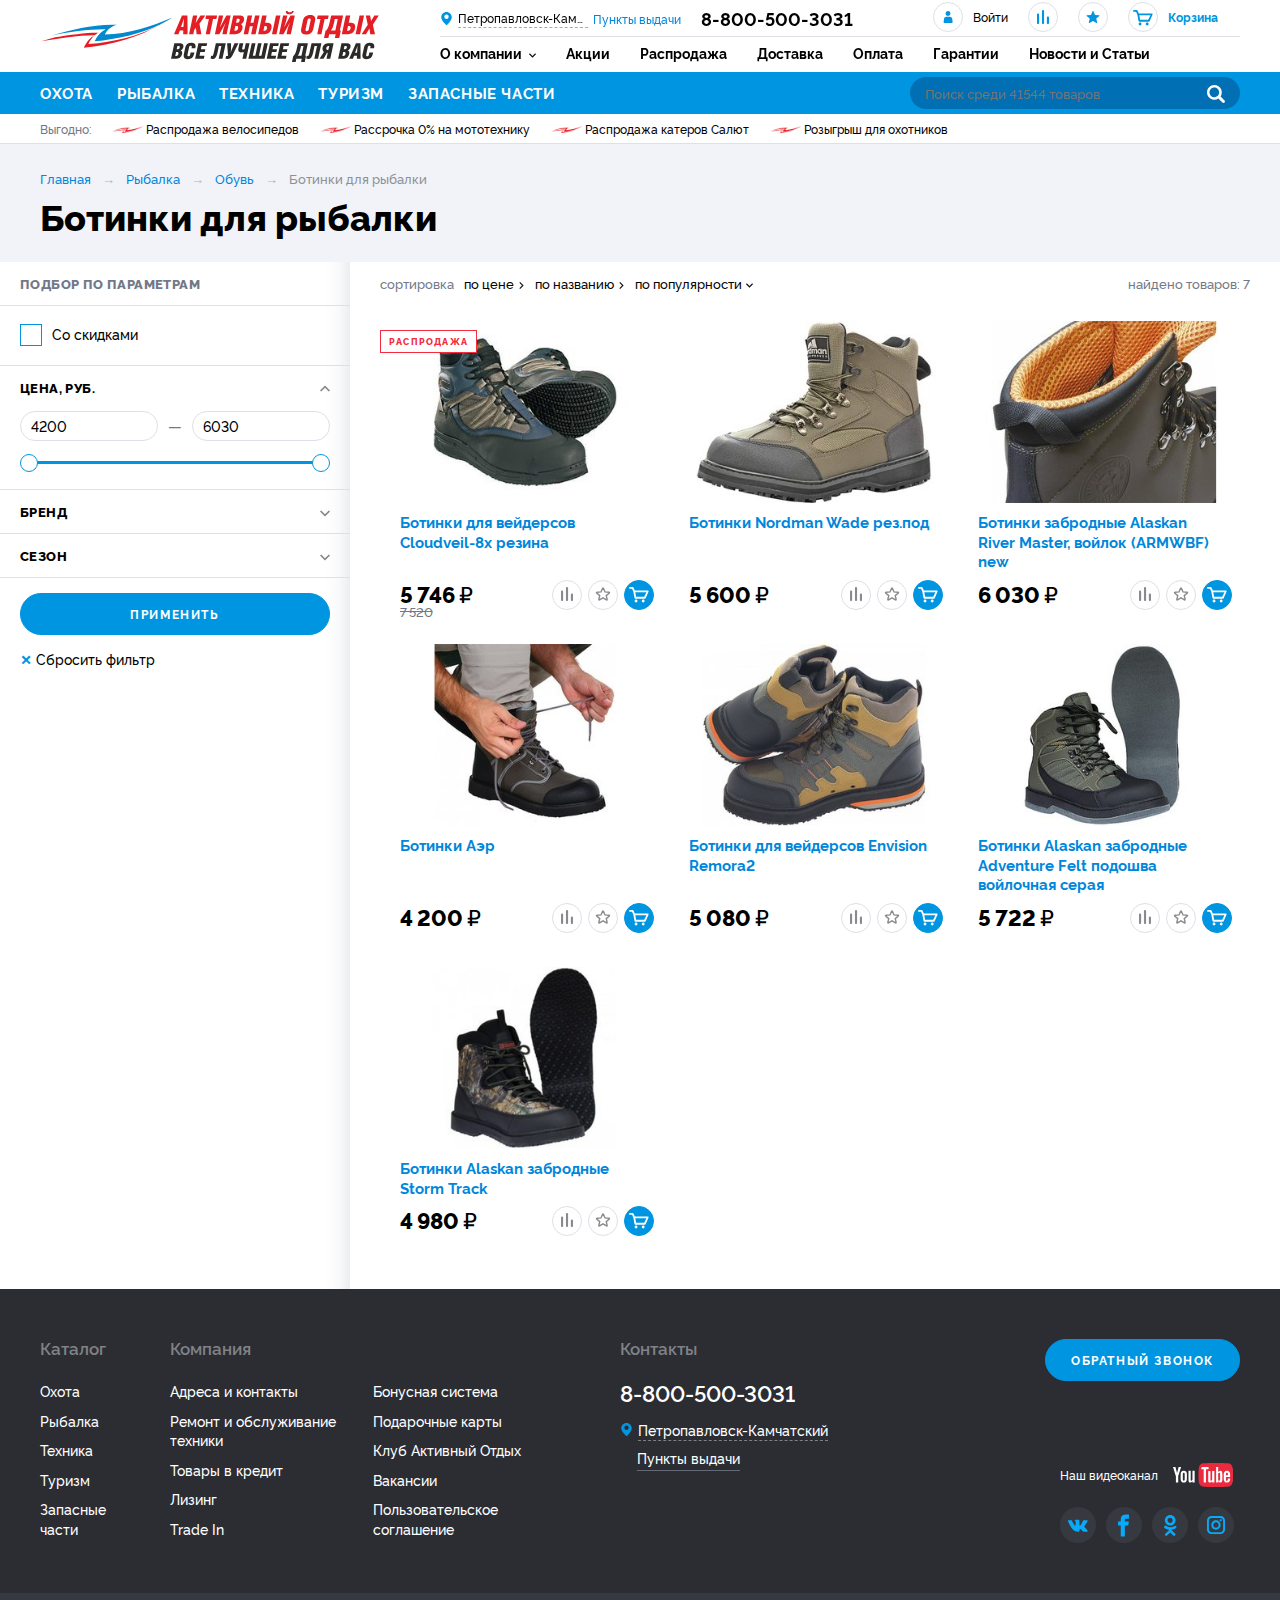
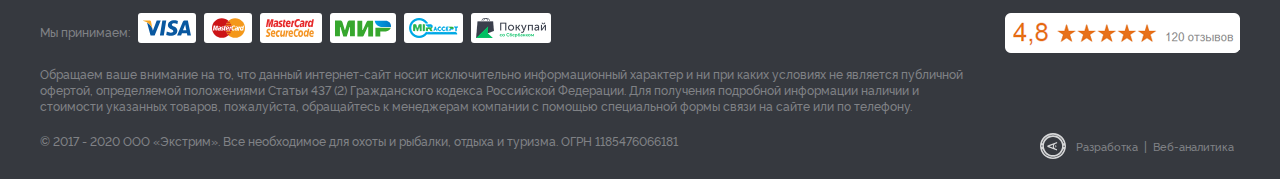
<file: index.html>
<!DOCTYPE html>
<html lang="ru" data-scrapbook-source="https://www.hft.ru/produkcia/petropavlovsk-kamcatskij/rybalka/obuv-dla-rybalki/botinki-dla-rybalki" data-scrapbook-create="20201004100403854">
<head>
        <meta charset="UTF-8">
        <meta name="viewport" content="width=device-width, initial-scale=1.0">
        <meta name="format-detection" content="telephone=no">
        <link rel="icon" type="image/png" href="favicon.png">
        <meta name="yandex-verification" content="">
        <meta name="google-site-verification" content="">
        <meta name="facebook-domain-verification" content="f6j88iok9rgqf34gexs3v2pgf1fdlb">
        <meta name="csrf-param" content="_csrf">
<meta name="csrf-token" content="Rk9QBnkAzHLKSOLgLOK_1t5ibTYhixJZgjtvoOxRQmwXBWBQTWSESpkJrdRqhI6_vBAMXWzYXD7tdzzF2TdwLQ==">
        <title>Купить ботинки для рыбалки в Петропавловске-Камчатском | Cеть магазинов Активный отдых</title>
        <meta name="keywords" content="">
<meta name="description" content="У нас вы можете купить ботинки для рыбалки. Надежные производители. Большой выбор. Заказ через интернет-магазин &amp;quot;Активный отдых&amp;quot;. Доставка в Петропавловске-Камчатском. Кредит. Рассрочка. Гарантия.">
<link href="https://www.hft.ru/produkcia/petropavlovsk-kamcatskij/rybalka/obuv-dla-rybalki/botinki-dla-rybalki" rel="canonical">
<link href="nouislider.min.css" rel="stylesheet">
<link href="jquery.fancybox.min.css" rel="stylesheet">
<link href="style.min.css" rel="stylesheet">                	<!-- Google Tag Manager -->

<!-- End Google Tag Manager -->                
    </head>
    <body>
    <!-- Google Tag Manager (noscript) -->
<noscript><iframe src="index_1.html" height="0" width="0" style="display:none;visibility:hidden"></iframe></noscript>
<!-- End Google Tag Manager (noscript) -->        <div class="wrapper">
        <header class="header">
            
<div class="header__main">
    <div class="container">
        <div class="logo">
            <a href="https://www.hft.ru/" class="logo__img"></a>
        </div>        
        <div class="user-nav">
            <a href="https://www.hft.ru/user/orders" class="user-nav__link user-nav__link_login ">
                <i></i><span>Войти</span>
            </a>
            <a id="comparsion-cnt" class="user-nav__link user-nav__link_compare" title="Сравнение"><i></i></a>            <a id="fav-cnt" class="user-nav__link user-nav__link_favorites" title="Избранное"><i></i></a>            
<a class="user-nav__link user-nav__link_cart" id="cart">
    <i></i><sup id="cart_cnt"></sup>
    <div>
        Корзина<span><span id="cart_cost"></span> <b class="rub">₽</b></span>
    </div>
</a>        </div>
        <button class="btn-nav-open" type="button"><i></i><i></i><i></i></button>
    </div>    
</div>

<button type="button" class="btn-nav-close"><i>×</i></button>
<div class="header__nav">
    <div class="container">
        <div class="header-city">
            <a class="select-city-link fancybox fancybox-ajax" href="https://www.hft.ru/cities" data-href="/ajax/geolocation/cities"><span>Петропавловск-Камчатский</span></a>                            <a href="https://www.hft.ru/warehouse" class="warehouses-link">
                    <span>Пункты выдачи</span>
                </a>
                        <div class="header-city__phone">
                <a href="tel:8-800-500-3031" class="tel">8-800-500-3031</a>
            </div>
        </div>
        
<nav class="header__nav-menu">
            <ul>
<li class="has-dropdown">
<a href="https://www.hft.ru/o-kompanii"> О компании </a><ul>
<li class="">
<a href="https://www.hft.ru/o-kompanii/o-nas">О нас</a></li>
<li class="">
<a href="https://www.hft.ru/o-kompanii/adresa-i-kontakty">Адреса и контакты</a></li>
<li class="">
<a href="https://www.hft.ru/o-kompanii/remont-i-obsluzivanie-tehniki">Ремонт и обслуживание техники</a></li>
<li class="">
<a href="https://www.hft.ru/o-kompanii/tovary-v-kredit">Товары в кредит</a></li>
<li class="">
<a href="https://www.hft.ru/o-kompanii/lizing">Лизинг</a></li>
<li class="">
<a href="https://www.hft.ru/o-kompanii/trade-in">Trade In</a></li>
<li class="">
<a href="https://www.hft.ru/o-kompanii/bonusnaa-sistema">Бонусная система</a></li>
<li class="">
<a href="https://www.hft.ru/o-kompanii/podarocnye-karty">Подарочные карты</a></li>
<li class="">
<a href="https://www.hft.ru/o-kompanii/klub-aktivnyj-otdyh">Клуб Активный Отдых</a></li>
<li class="">
<a href="https://www.hft.ru/o-kompanii/vakansii">Вакансии</a></li>
<li class="">
<a href="https://www.hft.ru/o-kompanii/polzovatelskoe-soglasenie">Пользовательское соглашение</a></li>
</ul>
</li>
<li class="">
<a href="https://www.hft.ru/akcii">Акции</a></li>
<li class="">
<a href="https://www.hft.ru/rasprodaza/petropavlovsk-kamcatskij">Распродажа</a></li>
<li class="">
<a href="https://www.hft.ru/dostavka">Доставка</a></li>
<li class="">
<a href="https://www.hft.ru/oplata">Оплата</a></li>
<li class="">
<a href="https://www.hft.ru/garantii">Гарантии</a></li>
<li class="">
<a href="https://www.hft.ru/articles">Новости и Статьи</a></li>
</ul>
    </nav>    </div>
</div>


<div class="catalog-nav">
    <div class="container">
        <button class="btn-search-open" type="button"></button>
        <div class="search">
            <button class="btn-search-close" type="button">×</button>
            <form action="https://www.hft.ru/search/catalog" method="get" id="search-form">
                <div class="search__group">
                    <input name="q" type="search" class="form-control search__input" placeholder="Поиск среди 41544 товаров" value="">
                    <button class="search__btn" type="button"><i></i></button>
                </div>
            </form>
        </div>

        <button type="button" class="btn btn-cat-toggle">Каталог товаров<i></i></button>
        <ul class="catalog-nav__menu">
            <li class="has-dropdown">
<button type="button" class="btn-dropdown"></button>
<a href="https://www.hft.ru/produkcia/petropavlovsk-kamcatskij/ohota"><span>Охота</span></a>                    <div class="catalog-dropdown">
                        <div class="catalog-dropdown__main">
                            <div class="catalog-dropdown__list">
                                                                        <button class="btn-dropdown" type="button"></button>
                                        <a class="has-dropdown" href="https://www.hft.ru/produkcia/petropavlovsk-kamcatskij/ohota/oruzie" data-ajax="true" data-id="58">
                                            Оружие<i></i>
                                        </a>
                                                                            <button class="btn-dropdown" type="button"></button>
                                        <a class="has-dropdown" href="https://www.hft.ru/produkcia/petropavlovsk-kamcatskij/ohota/patrony-i-puli" data-ajax="true" data-id="65">
                                            Патроны и пули<i></i>
                                        </a>
                                                                            <button class="btn-dropdown" type="button"></button>
                                        <a class="has-dropdown" href="https://www.hft.ru/produkcia/petropavlovsk-kamcatskij/ohota/optika" data-ajax="true" data-id="66">
                                            Оптика<i></i>
                                        </a>
                                                                            <button class="btn-dropdown" type="button"></button>
                                        <a class="has-dropdown" href="https://www.hft.ru/produkcia/petropavlovsk-kamcatskij/ohota/amunicia" data-ajax="true" data-id="68">
                                            Амуниция<i></i>
                                        </a>
                                                                            <a href="https://www.hft.ru/produkcia/petropavlovsk-kamcatskij/ohota/oruzejnye-sejfy">
                                            Оружейные сейфы                                        </a>
                                                                            <button class="btn-dropdown" type="button"></button>
                                        <a class="has-dropdown" href="https://www.hft.ru/produkcia/petropavlovsk-kamcatskij/ohota/nozi-i-instrumenty" data-ajax="true" data-id="90">
                                            Ножи<i></i>
                                        </a>
                                                                            <button class="btn-dropdown" type="button"></button>
                                        <a class="has-dropdown" href="https://www.hft.ru/produkcia/petropavlovsk-kamcatskij/ohota/sredstva-dla-samooborony" data-ajax="true" data-id="96">
                                            Средства для самообороны<i></i>
                                        </a>
                                                                            <button class="btn-dropdown" type="button"></button>
                                        <a class="has-dropdown" href="https://www.hft.ru/produkcia/petropavlovsk-kamcatskij/ohota/aksessuary-dla-oruzia" data-ajax="true" data-id="99">
                                            Аксессуары для оружия<i></i>
                                        </a>
                                                                            <button class="btn-dropdown" type="button"></button>
                                        <a class="has-dropdown" href="https://www.hft.ru/produkcia/petropavlovsk-kamcatskij/ohota/primanki-dla-ohoty" data-ajax="true" data-id="110">
                                            Приманки для охоты<i></i>
                                        </a>
                                                                            <a href="https://www.hft.ru/produkcia/petropavlovsk-kamcatskij/ohota/maskirovka-i-skradki">
                                            Маскировка и скрадки                                        </a>
                                                                            <button class="btn-dropdown" type="button"></button>
                                        <a class="has-dropdown" href="https://www.hft.ru/produkcia/petropavlovsk-kamcatskij/ohota/arbalety-luki-i-rogatki" data-ajax="true" data-id="112">
                                            Арбалеты, луки и рогатки<i></i>
                                        </a>
                                                                            <button class="btn-dropdown" type="button"></button>
                                        <a class="has-dropdown" href="https://www.hft.ru/produkcia/petropavlovsk-kamcatskij/ohota/sportivnaa-strelba" data-ajax="true" data-id="113">
                                            Спортивная стрельба<i></i>
                                        </a>
                                                                            <a href="https://www.hft.ru/produkcia/petropavlovsk-kamcatskij/ohota/signalnye-sredstva">
                                            Сигнальные средства                                        </a>
                                                                            <button class="btn-dropdown" type="button"></button>
                                        <a class="has-dropdown" href="https://www.hft.ru/produkcia/petropavlovsk-kamcatskij/ohota/elektronnye-pribory-dla-ohoty" data-ajax="true" data-id="115">
                                            Электронные приборы для охоты<i></i>
                                        </a>
                                                                            <a href="https://www.hft.ru/produkcia/petropavlovsk-kamcatskij/ohota/ohotnici-suveniry">
                                            Охотничьи сувениры                                        </a>
                                                                            <a href="https://www.hft.ru/produkcia/petropavlovsk-kamcatskij/ohota/podarocnye-nabory">
                                            Подарочные наборы                                        </a>
                                                                            <button class="btn-dropdown" type="button"></button>
                                        <a class="has-dropdown" href="https://www.hft.ru/produkcia/petropavlovsk-kamcatskij/ohota/odezda-dla-ohoty" data-ajax="true" data-id="127">
                                            Одежда для охоты<i></i>
                                        </a>
                                                                            <button class="btn-dropdown" type="button"></button>
                                        <a class="has-dropdown" href="https://www.hft.ru/produkcia/petropavlovsk-kamcatskij/ohota/obuv-dla-ohoty" data-ajax="true" data-id="128">
                                            Обувь для охоты<i></i>
                                        </a>
                                                                            <a href="https://www.hft.ru/produkcia/petropavlovsk-kamcatskij/ohota/lyzi-ohotnici">
                                            Лыжи охотничьи                                        </a>
                                                                            <a href="https://www.hft.ru/produkcia/petropavlovsk-kamcatskij/ohota/snarazenie-dla-podvodnoj-ohoty">
                                            Подводная охота                                        </a>
                                                                </div>
                        </div>
                                            </div>
                </li>
<li class="has-dropdown">
<button type="button" class="btn-dropdown"></button>
<a href="https://www.hft.ru/produkcia/petropavlovsk-kamcatskij/rybalka"><span>Рыбалка</span></a>                    <div class="catalog-dropdown">
                        <div class="catalog-dropdown__main">
                            <div class="catalog-dropdown__list">
                                                                        <button class="btn-dropdown" type="button"></button>
                                        <a class="has-dropdown" href="https://www.hft.ru/produkcia/petropavlovsk-kamcatskij/rybalka/lodki-pvh" data-ajax="true" data-id="308">
                                            Лодки ПВХ<i></i>
                                        </a>
                                                                            <button class="btn-dropdown" type="button"></button>
                                        <a class="has-dropdown" href="https://www.hft.ru/produkcia/petropavlovsk-kamcatskij/rybalka/lodocnye-motory" data-ajax="true" data-id="309">
                                            Лодочные моторы<i></i>
                                        </a>
                                                                            <button class="btn-dropdown" type="button"></button>
                                        <a class="has-dropdown" href="https://www.hft.ru/produkcia/petropavlovsk-kamcatskij/rybalka/udilisa" data-ajax="true" data-id="310">
                                            Удилища<i></i>
                                        </a>
                                                                            <button class="btn-dropdown" type="button"></button>
                                        <a class="has-dropdown" href="https://www.hft.ru/produkcia/petropavlovsk-kamcatskij/rybalka/katuski-rybolovnye" data-ajax="true" data-id="311">
                                            Катушки<i></i>
                                        </a>
                                                                            <button class="btn-dropdown" type="button"></button>
                                        <a class="has-dropdown" href="https://www.hft.ru/produkcia/petropavlovsk-kamcatskij/rybalka/leska-i-pletenye-snury" data-ajax="true" data-id="312">
                                            Леска и плетеные шнуры<i></i>
                                        </a>
                                                                            <button class="btn-dropdown" type="button"></button>
                                        <a class="has-dropdown" href="https://www.hft.ru/produkcia/petropavlovsk-kamcatskij/rybalka/osnastka-i-furnitura" data-ajax="true" data-id="313">
                                            Оснастка и фурнитура<i></i>
                                        </a>
                                                                            <button class="btn-dropdown" type="button"></button>
                                        <a class="has-dropdown" href="https://www.hft.ru/produkcia/petropavlovsk-kamcatskij/rybalka/primanki" data-ajax="true" data-id="314">
                                            Приманки<i></i>
                                        </a>
                                                                            <button class="btn-dropdown" type="button"></button>
                                        <a class="has-dropdown" href="https://www.hft.ru/produkcia/petropavlovsk-kamcatskij/rybalka/prikormki-nasadki-attraktanty" data-ajax="true" data-id="315">
                                            Прикормки<i></i>
                                        </a>
                                                                            <button class="btn-dropdown" type="button"></button>
                                        <a class="has-dropdown" href="https://www.hft.ru/produkcia/petropavlovsk-kamcatskij/rybalka/hranenie-i-transportirovka" data-ajax="true" data-id="316">
                                            Хранение и транспортировка<i></i>
                                        </a>
                                                                            <button class="btn-dropdown" type="button"></button>
                                        <a class="has-dropdown" href="https://www.hft.ru/produkcia/petropavlovsk-kamcatskij/rybalka/aksessuary-rybolovnye" data-ajax="true" data-id="317">
                                            Аксессуары рыболовные<i></i>
                                        </a>
                                                                            <button class="btn-dropdown" type="button"></button>
                                        <a class="has-dropdown" href="https://www.hft.ru/produkcia/petropavlovsk-kamcatskij/rybalka/ledobury" data-ajax="true" data-id="383">
                                            Ледобуры<i></i>
                                        </a>
                                                                            <button class="btn-dropdown" type="button"></button>
                                        <a class="has-dropdown" href="https://www.hft.ru/produkcia/petropavlovsk-kamcatskij/rybalka/elektronika-dla-rybalki" data-ajax="true" data-id="400">
                                            Электроника<i></i>
                                        </a>
                                                                            <button class="btn-dropdown" type="button"></button>
                                        <a class="has-dropdown" href="https://www.hft.ru/produkcia/petropavlovsk-kamcatskij/rybalka/nahlyst" data-ajax="true" data-id="399">
                                            Нахлыст<i></i>
                                        </a>
                                                                            <button class="btn-dropdown" type="button"></button>
                                        <a class="has-dropdown" href="https://www.hft.ru/produkcia/petropavlovsk-kamcatskij/rybalka/zimnaa-rybalka" data-ajax="true" data-id="407">
                                            Зимняя рыбалка<i></i>
                                        </a>
                                                                            <button class="btn-dropdown" type="button"></button>
                                        <a class="has-dropdown" href="https://www.hft.ru/produkcia/petropavlovsk-kamcatskij/rybalka/odezda-i-ekipirovka-dla-rybalki" data-ajax="true" data-id="430">
                                            Одежда и экипировка<i></i>
                                        </a>
                                                                            <button class="btn-dropdown" type="button"></button>
                                        <a class="has-dropdown" href="https://www.hft.ru/produkcia/petropavlovsk-kamcatskij/rybalka/obuv-dla-rybalki" data-ajax="true" data-id="431">
                                            Обувь<i></i>
                                        </a>
                                                                            <a href="https://www.hft.ru/produkcia/petropavlovsk-kamcatskij/rybalka/suveniry-rybolovnye">
                                            Сувениры рыболовные                                        </a>
                                                                </div>
                        </div>
                                            </div>
                </li>
<li class="has-dropdown">
<button type="button" class="btn-dropdown"></button>
<a href="https://www.hft.ru/produkcia/petropavlovsk-kamcatskij/tehnika"><span>Техника</span></a>                    <div class="catalog-dropdown">
                        <div class="catalog-dropdown__main">
                            <div class="catalog-dropdown__list">
                                                                        <button class="btn-dropdown" type="button"></button>
                                        <a class="has-dropdown" href="https://www.hft.ru/produkcia/petropavlovsk-kamcatskij/tehnika/kvadrocikly" data-ajax="true" data-id="19">
                                            Квадроциклы<i></i>
                                        </a>
                                                                            <button class="btn-dropdown" type="button"></button>
                                        <a class="has-dropdown" href="https://www.hft.ru/produkcia/petropavlovsk-kamcatskij/tehnika/snegohody" data-ajax="true" data-id="42">
                                            Снегоходы<i></i>
                                        </a>
                                                                            <button class="btn-dropdown" type="button"></button>
                                        <a class="has-dropdown" href="https://www.hft.ru/produkcia/petropavlovsk-kamcatskij/tehnika/vezdehody" data-ajax="true" data-id="148">
                                            Вездеходы<i></i>
                                        </a>
                                                                            <button class="btn-dropdown" type="button"></button>
                                        <a class="has-dropdown" href="https://www.hft.ru/produkcia/petropavlovsk-kamcatskij/tehnika/velosipedy" data-ajax="true" data-id="149">
                                            Велосипеды<i></i>
                                        </a>
                                                                            <button class="btn-dropdown" type="button"></button>
                                        <a class="has-dropdown" href="https://www.hft.ru/produkcia/petropavlovsk-kamcatskij/tehnika/gidrocikly" data-ajax="true" data-id="150">
                                            Гидроциклы<i></i>
                                        </a>
                                                                            <a href="https://www.hft.ru/produkcia/petropavlovsk-kamcatskij/tehnika/tricikly-brp-can-am">
                                            Трициклы BRP Can-Am                                        </a>
                                                                            <button class="btn-dropdown" type="button"></button>
                                        <a class="has-dropdown" href="https://www.hft.ru/produkcia/petropavlovsk-kamcatskij/tehnika/lodocnye-motory" data-ajax="true" data-id="170">
                                            Лодочные моторы<i></i>
                                        </a>
                                                                            <button class="btn-dropdown" type="button"></button>
                                        <a class="has-dropdown" href="https://www.hft.ru/produkcia/petropavlovsk-kamcatskij/tehnika/motocikly" data-ajax="true" data-id="171">
                                            Мотоциклы<i></i>
                                        </a>
                                                                            <button class="btn-dropdown" type="button"></button>
                                        <a class="has-dropdown" href="https://www.hft.ru/produkcia/petropavlovsk-kamcatskij/tehnika/skutery-i-mopedy" data-ajax="true" data-id="172">
                                            Скутеры и мопеды<i></i>
                                        </a>
                                                                            <button class="btn-dropdown" type="button"></button>
                                        <a class="has-dropdown" href="https://www.hft.ru/produkcia/petropavlovsk-kamcatskij/tehnika/legkovye-pricepy" data-ajax="true" data-id="203">
                                            Прицепы<i></i>
                                        </a>
                                                                            <button class="btn-dropdown" type="button"></button>
                                        <a class="has-dropdown" href="https://www.hft.ru/produkcia/petropavlovsk-kamcatskij/tehnika/katera-i-lodki" data-ajax="true" data-id="211">
                                            Катера и лодки<i></i>
                                        </a>
                                                                            <button class="btn-dropdown" type="button"></button>
                                        <a class="has-dropdown" href="https://www.hft.ru/produkcia/petropavlovsk-kamcatskij/tehnika/tehnika-trade-in" data-ajax="true" data-id="220">
                                            Техника Trade-in<i></i>
                                        </a>
                                                                            <a href="https://www.hft.ru/produkcia/petropavlovsk-kamcatskij/tehnika/sadovaa-tehnika">
                                            Садовая техника                                        </a>
                                                                            <a href="https://www.hft.ru/produkcia/petropavlovsk-kamcatskij/tehnika/snegouborsiki">
                                            Снегоуборщики                                        </a>
                                                                            <button class="btn-dropdown" type="button"></button>
                                        <a class="has-dropdown" href="https://www.hft.ru/produkcia/petropavlovsk-kamcatskij/tehnika/rashodnye-materialy-dla-tehniki" data-ajax="true" data-id="169">
                                            Расходные материалы<i></i>
                                        </a>
                                                                            <button class="btn-dropdown" type="button"></button>
                                        <a class="has-dropdown" href="https://www.hft.ru/produkcia/petropavlovsk-kamcatskij/tehnika/aksessuary-dla-mototehniki" data-ajax="true" data-id="231">
                                            Аксессуары для мототехники<i></i>
                                        </a>
                                                                            <button class="btn-dropdown" type="button"></button>
                                        <a class="has-dropdown" href="https://www.hft.ru/produkcia/petropavlovsk-kamcatskij/tehnika/vse-dla-vodnogo-sporta" data-ajax="true" data-id="241">
                                            Все для водного спорта<i></i>
                                        </a>
                                                                            <button class="btn-dropdown" type="button"></button>
                                        <a class="has-dropdown" href="https://www.hft.ru/produkcia/petropavlovsk-kamcatskij/tehnika/odezda-i-ekipirovka-dla-mototehniki" data-ajax="true" data-id="242">
                                            Одежда и экипировка<i></i>
                                        </a>
                                                                            <a href="https://www.hft.ru/produkcia/petropavlovsk-kamcatskij/tehnika/motobuksirovsiki">
                                            Мотобуксировщики                                        </a>
                                                                            <a href="https://www.hft.ru/produkcia/petropavlovsk-kamcatskij/tehnika/eksen-kamery-i-aksessuary">
                                            Экшен-камеры                                        </a>
                                                                </div>
                        </div>
                                            </div>
                </li>
<li class="has-dropdown">
<button type="button" class="btn-dropdown"></button>
<a href="https://www.hft.ru/produkcia/petropavlovsk-kamcatskij/turizm"><span>Туризм</span></a>                    <div class="catalog-dropdown">
                        <div class="catalog-dropdown__main">
                            <div class="catalog-dropdown__list">
                                                                        <button class="btn-dropdown" type="button"></button>
                                        <a class="has-dropdown" href="https://www.hft.ru/produkcia/petropavlovsk-kamcatskij/turizm/odezda" data-ajax="true" data-id="300">
                                            Одежда<i></i>
                                        </a>
                                                                            <button class="btn-dropdown" type="button"></button>
                                        <a class="has-dropdown" href="https://www.hft.ru/produkcia/petropavlovsk-kamcatskij/turizm/obuv" data-ajax="true" data-id="301">
                                            Обувь<i></i>
                                        </a>
                                                                            <button class="btn-dropdown" type="button"></button>
                                        <a class="has-dropdown" href="https://www.hft.ru/produkcia/petropavlovsk-kamcatskij/turizm/palatki-tenty-i-satry" data-ajax="true" data-id="444">
                                            Палатки, тенты и шатры<i></i>
                                        </a>
                                                                            <button class="btn-dropdown" type="button"></button>
                                        <a class="has-dropdown" href="https://www.hft.ru/produkcia/petropavlovsk-kamcatskij/turizm/avtoholodilniki-i-izotermika" data-ajax="true" data-id="445">
                                            Автохолодильники и изотермика<i></i>
                                        </a>
                                                                            <button class="btn-dropdown" type="button"></button>
                                        <a class="has-dropdown" href="https://www.hft.ru/produkcia/petropavlovsk-kamcatskij/turizm/gazovoe-i-benzinovoe-oborudovanie" data-ajax="true" data-id="446">
                                            Газовое и бензиновое оборудование<i></i>
                                        </a>
                                                                            <button class="btn-dropdown" type="button"></button>
                                        <a class="has-dropdown" href="https://www.hft.ru/produkcia/petropavlovsk-kamcatskij/turizm/turisticeskie-kovriki-i-matrasy" data-ajax="true" data-id="447">
                                            Коврики и матрасы<i></i>
                                        </a>
                                                                            <button class="btn-dropdown" type="button"></button>
                                        <a class="has-dropdown" href="https://www.hft.ru/produkcia/petropavlovsk-kamcatskij/turizm/kostrovoe-oborudovanie" data-ajax="true" data-id="448">
                                            Костровое оборудование<i></i>
                                        </a>
                                                                            <button class="btn-dropdown" type="button"></button>
                                        <a class="has-dropdown" href="https://www.hft.ru/produkcia/petropavlovsk-kamcatskij/turizm/mebel-kempingovaa" data-ajax="true" data-id="449">
                                            Мебель кемпинговая<i></i>
                                        </a>
                                                                            <a href="https://www.hft.ru/produkcia/petropavlovsk-kamcatskij/turizm/mobilnye-bani">
                                            Мобильные бани                                        </a>
                                                                            <button class="btn-dropdown" type="button"></button>
                                        <a class="has-dropdown" href="https://www.hft.ru/produkcia/petropavlovsk-kamcatskij/turizm/spalnye-meski" data-ajax="true" data-id="474">
                                            Спальные мешки<i></i>
                                        </a>
                                                                            <button class="btn-dropdown" type="button"></button>
                                        <a class="has-dropdown" href="https://www.hft.ru/produkcia/petropavlovsk-kamcatskij/turizm/rukzaki-i-sumki-turisticeskie" data-ajax="true" data-id="478">
                                            Рюкзаки и сумки<i></i>
                                        </a>
                                                                            <a href="https://www.hft.ru/produkcia/petropavlovsk-kamcatskij/turizm/palki-dla-skandinavskoj-hodby">
                                            Скандинавская ходьба                                        </a>
                                                                            <button class="btn-dropdown" type="button"></button>
                                        <a class="has-dropdown" href="https://www.hft.ru/produkcia/petropavlovsk-kamcatskij/turizm/germoupakovka" data-ajax="true" data-id="493">
                                            Гермоупаковка<i></i>
                                        </a>
                                                                            <button class="btn-dropdown" type="button"></button>
                                        <a class="has-dropdown" href="https://www.hft.ru/produkcia/petropavlovsk-kamcatskij/turizm/termosy" data-ajax="true" data-id="496">
                                            Термосы<i></i>
                                        </a>
                                                                            <button class="btn-dropdown" type="button"></button>
                                        <a class="has-dropdown" href="https://www.hft.ru/produkcia/petropavlovsk-kamcatskij/turizm/posuda-i-stolovye-pribory" data-ajax="true" data-id="497">
                                            Посуда и столовые приборы<i></i>
                                        </a>
                                                                            <a href="https://www.hft.ru/produkcia/petropavlovsk-kamcatskij/turizm/biotualety">
                                            Биотуалеты                                        </a>
                                                                            <button class="btn-dropdown" type="button"></button>
                                        <a class="has-dropdown" href="https://www.hft.ru/produkcia/petropavlovsk-kamcatskij/turizm/sredstva-zasity-ot-nasekomyh" data-ajax="true" data-id="508">
                                            Средства защиты от насекомых<i></i>
                                        </a>
                                                                            <button class="btn-dropdown" type="button"></button>
                                        <a class="has-dropdown" href="https://www.hft.ru/produkcia/petropavlovsk-kamcatskij/turizm/turisticeskij-inventar" data-ajax="true" data-id="529">
                                            Туристический инвентарь<i></i>
                                        </a>
                                                                            <a href="https://www.hft.ru/produkcia/petropavlovsk-kamcatskij/turizm/turisticeskie-solnecnye-paneli">
                                            Солнечные панели                                        </a>
                                                                            <a href="https://www.hft.ru/produkcia/petropavlovsk-kamcatskij/turizm/suveniry">
                                            Сувениры                                        </a>
                                                                </div>
                        </div>
                                            </div>
                </li>
<li class="has-dropdown">
<button type="button" class="btn-dropdown"></button>
<a href="https://www.hft.ru/produkcia/petropavlovsk-kamcatskij/zapasnye-casti"><span>Запасные части</span></a>                    <div class="catalog-dropdown catalog-dropdown_columns">
                        <div class="catalog-dropdown__main">
                            <div class="catalog-dropdown__list">
                                                                        <a href="https://www.hft.ru/produkcia/petropavlovsk-kamcatskij/zapasnye-casti/zapasnye-casti-k-brp-can-am-atv">
                                            Запасные части BRP Can-Am ATV                                        </a>
                                                                            <a href="https://www.hft.ru/produkcia/petropavlovsk-kamcatskij/zapasnye-casti/zapasnye-casti-brp-can-am-ssv">
                                            Запасные части BRP Can-Am SSV                                        </a>
                                                                            <a href="https://www.hft.ru/produkcia/petropavlovsk-kamcatskij/zapasnye-casti/zapasnye-casti-brp-can-am-on-road">
                                            Запасные части BRP Can-Am On-road                                        </a>
                                                                            <a href="https://www.hft.ru/produkcia/petropavlovsk-kamcatskij/zapasnye-casti/zapasnye-casti-brp-ski-doo">
                                            Запасные части BRP Ski-Doo                                        </a>
                                                                            <a href="https://www.hft.ru/produkcia/petropavlovsk-kamcatskij/zapasnye-casti/zapasnye-casti-brp-sea-doo">
                                            Запасные части BRP Sea-Doo                                        </a>
                                                                            <a href="https://www.hft.ru/produkcia/petropavlovsk-kamcatskij/zapasnye-casti/zapasnye-casti-k-vezdehodam-argo">
                                            Запасные части для ARGO                                        </a>
                                                                            <a href="https://www.hft.ru/produkcia/petropavlovsk-kamcatskij/zapasnye-casti/zapasnye-casti-k-vezdehodam-tinger">
                                            Запасные части для TINGER                                        </a>
                                                                            <a href="https://www.hft.ru/produkcia/petropavlovsk-kamcatskij/zapasnye-casti/zapasnye-casti-cfmoto">
                                            Запасные части CFMOTO                                        </a>
                                                                            <a href="https://www.hft.ru/produkcia/petropavlovsk-kamcatskij/zapasnye-casti/zapasnye-casti-irbis-dingo">
                                            Запасные части IRBIS DINGO                                        </a>
                                                                            <a href="https://www.hft.ru/produkcia/petropavlovsk-kamcatskij/zapasnye-casti/zapasnye-casti-kimpex">
                                            Запасные части KIMPEX                                        </a>
                                                                            <a href="https://www.hft.ru/produkcia/petropavlovsk-kamcatskij/zapasnye-casti/zapasnye-casti-mercury">
                                            Запасные части Mercury                                        </a>
                                                                            <a href="https://www.hft.ru/produkcia/petropavlovsk-kamcatskij/zapasnye-casti/zapasnye-casti-polaris">
                                            Запасные части Polaris                                        </a>
                                                                            <a href="https://www.hft.ru/produkcia/petropavlovsk-kamcatskij/zapasnye-casti/zapasnye-casti-racer">
                                            Запасные части Racer                                        </a>
                                                                            <a href="https://www.hft.ru/produkcia/petropavlovsk-kamcatskij/zapasnye-casti/zapasnye-casti-rm-russkaa-mehanika">
                                            Запасные части RM Русская механика                                        </a>
                                                                            <a href="https://www.hft.ru/produkcia/petropavlovsk-kamcatskij/zapasnye-casti/zapasnye-casti-sea-pro">
                                            Запасные части Sea Pro                                        </a>
                                                                            <a href="https://www.hft.ru/produkcia/petropavlovsk-kamcatskij/zapasnye-casti/zapasnye-casti-skipper">
                                            Запасные части Skipper                                        </a>
                                                                            <a href="https://www.hft.ru/produkcia/petropavlovsk-kamcatskij/zapasnye-casti/zapasnye-casti-stels">
                                            Запасные части Stels                                        </a>
                                                                            <a href="https://www.hft.ru/produkcia/petropavlovsk-kamcatskij/zapasnye-casti/zapasnye-casti-sts">
                                            Запасные части STS                                        </a>
                                                                            <a href="https://www.hft.ru/produkcia/petropavlovsk-kamcatskij/zapasnye-casti/zapasnye-casti-suzuki">
                                            Запасные части Suzuki                                        </a>
                                                                            <a href="https://www.hft.ru/produkcia/petropavlovsk-kamcatskij/zapasnye-casti/zapasnye-casti-yamaha">
                                            Запасные части Yamaha                                        </a>
                                                                            <a href="https://www.hft.ru/produkcia/petropavlovsk-kamcatskij/zapasnye-casti/zapasnye-casti-top-sports">
                                            Запасные части Топ Спортс                                        </a>
                                                                            <a href="https://www.hft.ru/produkcia/petropavlovsk-kamcatskij/zapasnye-casti/zapasnye-casti-poliuretan">
                                            Запасные части Полиуретан                                        </a>
                                                                            <a href="https://www.hft.ru/produkcia/petropavlovsk-kamcatskij/zapasnye-casti/zapasnye-casti-tehnomarin">
                                            Запасные части Техномарин                                        </a>
                                                                            <a href="https://www.hft.ru/produkcia/petropavlovsk-kamcatskij/zapasnye-casti/zapasnye-casti-gladiator">
                                            Запасные части Gladiator                                        </a>
                                                                            <a href="https://www.hft.ru/produkcia/petropavlovsk-kamcatskij/zapasnye-casti/zapasnye-casti-arctic-cat">
                                            Запасные части Arctic Cat                                        </a>
                                                                            <a href="https://www.hft.ru/produkcia/petropavlovsk-kamcatskij/zapasnye-casti/zapasnye-casti-kitaj">
                                            Запасные части Китай                                        </a>
                                                                </div>
                        </div>
                                            </div>
                </li>
        </ul>
    </div>
</div>
        </header>
        <section class="content-wrapper">
            <div class="page-content clearfix">
                
    <div class="promo-line">
        <div class="container">
            <div class="promo-line__items">
                <div class="promo-line__title">Выгодно:</div>
                                    <a href="https://www.hft.ru/akcii/skidka-na-vse-velosipedy">Распродажа велосипедов</a>
                                    <a href="https://www.hft.ru/akcii/rassrocka-0-na-motocikly-i-mopedy">Рассрочка 0% на мототехнику</a>
                                    <a href="https://www.hft.ru/produkcia/novosibirsk/tehnika/katera-i-lodki/katera-i-lodki-salut">Распродажа катеров Салют</a>
                                    <a href="https://www.hft.ru/articles/okhota/rozygrys-prizov-dla-ohotnikov">Розыгрыш для охотников</a>
                            </div>
        </div>
    </div>
                
<div class="page-head">
    <div class="container">
        <ol class="breadcrumb"><li><a href="https://www.hft.ru/">Главная</a></li>
<li><a href="https://www.hft.ru/produkcia/petropavlovsk-kamcatskij/rybalka" data-pjax="0">Рыбалка</a></li>
<li><a href="https://www.hft.ru/produkcia/petropavlovsk-kamcatskij/rybalka/obuv-dla-rybalki" data-pjax="0">Обувь</a></li>
<li><span>Ботинки для рыбалки</span></li>
</ol>        <h1>Ботинки для рыбалки</h1>

                            </div>
</div>


<div id="p0" class="catalog-wrapper" data-pjax-container="" data-pjax-push-state="" data-pjax-timeout="5000">
<aside class="sidebar-filters">
    <button class="btn btn_gray_outline btn-filters-open" type="button"><i></i>Подбор по параметрам</button>
    <button type="button" class="btn-filters-close"><i>×</i></button>
    <form data-pjax="" id="filter-form" action="https://www.hft.ru/produkcia/petropavlovsk-kamcatskij/rybalka/obuv-dla-rybalki/botinki-dla-rybalki?">
        <div class="filters">
            
            <div class="filters__groups">
                <input type="hidden" name="q" value="">
                
                                                
                <div class="filters__title">Подбор по параметрам</div>
                                    <div class="filters__group opened">
                        <div class="filters__group-list filters__group-list_inline">
                            <!--<div class="checkbox"><label><input type="checkbox" name="" value=""><span>Новинки</span></label></div>-->
                            <!--<div class="checkbox"><label><input type="checkbox" name="" value=""><span>В наличии</span></label></div>-->
                            <!--<div class="checkbox"><label><input type="checkbox" name="" value=""><span>В моём городе</span></label></div>-->
                                                            <div class="checkbox">
                                    <label><input type="checkbox" name="sale" value="1">
                                        <span>Со скидками</span>
                                    </label>
                                </div>
                                                    </div>
                    </div>
                
                
    <div class="filters__group opened">
        <button class="btn filters__group-title" type="button"><span>Цена, руб.</span></button>
        <div class="filters__group-list">
            <div class="filters__price">
                <div class="filters__price-input">
                    <input name="pricemin" class="form-control filter-value-lower" data-itval="4200" value="4200">
                    <span>—</span>
                    <input name="pricemax" class="form-control filter-value-upper" data-itval="6030" value="6030">
                </div>
                <div class="filters__price-slider noUi-target noUi-ltr noUi-horizontal" id="fprice_slider"><div class="noUi-base"><div class="noUi-connects"><div class="noUi-connect" style="transform: translate(0%, 0px) scale(1, 1);"></div></div><div class="noUi-origin" style="transform: translate(-100%, 0px); z-index: 5;"><div class="noUi-handle noUi-handle-lower" data-handle="0" tabindex="0" role="slider" aria-orientation="horizontal" aria-valuemin="4200.0" aria-valuemax="6030.0" aria-valuenow="4200.0" aria-valuetext="4200"><div class="noUi-touch-area"></div></div></div><div class="noUi-origin" style="transform: translate(0%, 0px); z-index: 4;"><div class="noUi-handle noUi-handle-upper" data-handle="1" tabindex="0" role="slider" aria-orientation="horizontal" aria-valuemin="4200.0" aria-valuemax="6030.0" aria-valuenow="6030.0" aria-valuetext="6030"><div class="noUi-touch-area"></div></div></div></div></div>
            </div>
        </div>
    </div>
<div class="filters__group " id="filters__group__145">
    <button class="btn filters__group-title" type="button" title="">
        <span>Бренд</span>
    </button>
    <div class="filters__group-list">
        <div class="checkbox"><label><input type="checkbox" name="prop0[145][]" value="5251"><span>Alaskan</span></label></div>
<div class="checkbox"><label><input type="checkbox" name="prop0[145][]" value="4893"><span>Cloudveil</span></label></div>
<div class="checkbox"><label><input type="checkbox" name="prop0[145][]" value="4515"><span>Envision</span></label></div>
<div class="checkbox"><label><input type="checkbox" name="prop0[145][]" value="4177"><span>Nordman</span></label></div>
<div class="checkbox"><label><input type="checkbox" name="prop0[145][]" value="4716"><span>Nova Tour</span></label></div>    </div>
</div><div class="filters__group " id="filters__group__160">
    <button class="btn filters__group-title" type="button" title="">
        <span>СЕЗОН</span>
    </button>
    <div class="filters__group-list">
        <div class="checkbox"><label><input type="checkbox" name="prop0[160][]" value="18325"><span>весна</span></label></div>
<div class="checkbox"><label><input type="checkbox" name="prop0[160][]" value="18324"><span>осень</span></label></div>    </div>
</div>
            </div>
            <div class="filters__submit">
                <button class="btn btn_blue">Применить</button>
                <a href="" class="btn-filters-clear clear-all-filters"><i>×</i>Сбросить фильтр</a>
            </div>            
        </div>
    </form>
</aside>

<div id="w0" class="catalog">
            
            <div class="catalog__controls">
                <div class="catalog__view">
                    <a class="catalog__view-tiles active">плитка</a>
                    <a class="catalog__view-list">список</a>
                </div>
                <div class="catalog__sorter">
                    <button class="btn catalog__sorter-btn" type="button">сортировка</button>
                    <div class="catalog__sorter-list">
                        <a href="https://www.hft.ru/produkcia/petropavlovsk-kamcatskij/rybalka/obuv-dla-rybalki/botinki-dla-rybalki?sort=price" rel="nofollow" data-sort="price">по цене</a>
<a href="https://www.hft.ru/produkcia/petropavlovsk-kamcatskij/rybalka/obuv-dla-rybalki/botinki-dla-rybalki?sort=title" rel="nofollow" data-sort="title">по названию</a>
<a class="catalog__sorter-desc desc" href="https://www.hft.ru/produkcia/petropavlovsk-kamcatskij/rybalka/obuv-dla-rybalki/botinki-dla-rybalki?sort=product.indexby" rel="nofollow" data-sort="product.indexby">по популярности</a>
                    </div>
                </div>
                <div class="catalog__summary">найдено товаров: 7 </div>
            </div>
            <div class="catalog-tiles">
                
<div class="item item-tile">
    <div class="item__wrapper">
        <div class="product-status">
                            <span class="product-status__sale">Распродажа</span>
                                </div>       
        <a href="https://www.hft.ru/product/botinki-dla-vejdersov-cloudveil-8x-rezina/111470" class="item__main" data-pjax="0">
            <div class="item__img img-lazy loaded">
                <img data-lazy="https://www.hft.ru/upload/thumbs/cat_item_tile/productimage/image/533112ede8ea2_5eb446dad4441.jpg" class="img-responsive lazy-loaded" src="533112ede8ea2_5eb446dad4441.jpg">
                            </div>
            <div class="item__info">
                <div class="item__title">Ботинки для вейдерсов Cloudveil-8x  резина</div>
            </div>
        </a>
        <div class="item__buy">
            <div class="product-price">
                                <span>5 746 <b class="rub">₽</b></span>
                                    <span class="product-price__old">7 520</span>
                            </div>
            <div class="product-btn"><button type="button" class="product-btn__comparsion fancybox fancybox-ajax" title="Сравнить" data-href="/ajax/comparsion?id=111470"><i></i></button><button type="button" class="product-btn__favorites fancybox fancybox-ajax" title="Добавить в избранное" data-href="/ajax/favorites?id=111470"><i></i></button><button type="button" class="product-btn__cart product-btn__cart_instock fancybox fancybox-ajax" title="Добавить в корзину" data-href="/ajax/cart?id=111470"><i></i></button></div>        </div>
    </div>
    <div class="track-data hidden" data-info="{&quot;id&quot;:&quot;111470&quot;,&quot;name&quot;:&quot;Ботинки для вейдерсов Cloudveil-8x  резина&quot;,&quot;price&quot;:&quot;5746.00&quot;,&quot;list&quot;:&quot;Catalog&quot;,&quot;position&quot;:1}">
    </div>
</div>


<div class="item item-tile">
    <div class="item__wrapper">
        <div class="product-status">
                                </div>       
        <a href="https://www.hft.ru/product/botinki-nordman-wade-rezpod/135720" class="item__main" data-pjax="0">
            <div class="item__img img-lazy loaded">
                <img data-lazy="https://www.hft.ru/upload/thumbs/cat_item_tile/productimage/image/botinki-dlya-veydersov-nordman-wade-1_5eb446efe5c1e.jpg" class="img-responsive lazy-loaded" src="botinki-dlya-veydersov-nordman-wade-1_5eb446efe5c1e.jpg">
                            </div>
            <div class="item__info">
                <div class="item__title">Ботинки Nordman Wade  рез.под</div>
            </div>
        </a>
        <div class="item__buy">
            <div class="product-price">
                                <span>5 600 <b class="rub">₽</b></span>
                            </div>
            <div class="product-btn"><button type="button" class="product-btn__comparsion fancybox fancybox-ajax" title="Сравнить" data-href="/ajax/comparsion?id=135720"><i></i></button><button type="button" class="product-btn__favorites fancybox fancybox-ajax" title="Добавить в избранное" data-href="/ajax/favorites?id=135720"><i></i></button><button type="button" class="product-btn__cart product-btn__cart_instock fancybox fancybox-ajax" title="Добавить в корзину" data-href="/ajax/cart?id=135720"><i></i></button></div>        </div>
    </div>
    <div class="track-data hidden" data-info="{&quot;id&quot;:&quot;135720&quot;,&quot;name&quot;:&quot;Ботинки Nordman Wade  рез.под&quot;,&quot;price&quot;:&quot;5600.00&quot;,&quot;list&quot;:&quot;Catalog&quot;,&quot;position&quot;:2}">
    </div>
</div>


<div class="item item-tile">
    <div class="item__wrapper">
        <div class="product-status">
                                </div>       
        <a href="https://www.hft.ru/product/botinki-zabrodnye-alaskan-river-master-vojlok-armwbf-new/136147" class="item__main" data-pjax="0">
            <div class="item__img img-lazy loaded">
                <img data-lazy="https://www.hft.ru/upload/thumbs/cat_item_tile/productimage/image/alaskanbotsrivermasterfelt1_5eb446e75fc6d.jpg" class="img-responsive lazy-loaded" src="alaskanbotsrivermasterfelt1_5eb446e75fc6d.jpg">
                            </div>
            <div class="item__info">
                <div class="item__title">Ботинки забродные Alaskan River Master, войлок (ARMWBF) new</div>
            </div>
        </a>
        <div class="item__buy">
            <div class="product-price">
                                <span>6 030 <b class="rub">₽</b></span>
                            </div>
            <div class="product-btn"><button type="button" class="product-btn__comparsion fancybox fancybox-ajax" title="Сравнить" data-href="/ajax/comparsion?id=136147"><i></i></button><button type="button" class="product-btn__favorites fancybox fancybox-ajax" title="Добавить в избранное" data-href="/ajax/favorites?id=136147"><i></i></button><button type="button" class="product-btn__cart product-btn__cart_instock fancybox fancybox-ajax" title="Добавить в корзину" data-href="/ajax/cart?id=136147"><i></i></button></div>        </div>
    </div>
    <div class="track-data hidden" data-info="{&quot;id&quot;:&quot;136147&quot;,&quot;name&quot;:&quot;Ботинки забродные Alaskan River Master, войлок (ARMWBF) new&quot;,&quot;price&quot;:&quot;6030.00&quot;,&quot;list&quot;:&quot;Catalog&quot;,&quot;position&quot;:3}">
    </div>
</div>


<div class="item item-tile">
    <div class="item__wrapper">
        <div class="product-status">
                                </div>       
        <a href="https://www.hft.ru/product/botinki-aer/142162" class="item__main" data-pjax="0">
            <div class="item__img img-lazy loaded">
                <img data-lazy="https://www.hft.ru/upload/thumbs/cat_item_tile/productimage/image/590aaf95eb22b_5eb446ccdc79a.jpg" class="img-responsive lazy-loaded" src="590aaf95eb22b_5eb446ccdc79a.jpg">
                            </div>
            <div class="item__info">
                <div class="item__title">Ботинки Аэр</div>
            </div>
        </a>
        <div class="item__buy">
            <div class="product-price">
                                <span>4 200 <b class="rub">₽</b></span>
                            </div>
            <div class="product-btn"><button type="button" class="product-btn__comparsion fancybox fancybox-ajax" title="Сравнить" data-href="/ajax/comparsion?id=142162"><i></i></button><button type="button" class="product-btn__favorites fancybox fancybox-ajax" title="Добавить в избранное" data-href="/ajax/favorites?id=142162"><i></i></button><button type="button" class="product-btn__cart product-btn__cart_instock fancybox fancybox-ajax" title="Добавить в корзину" data-href="/ajax/cart?id=142162"><i></i></button></div>        </div>
    </div>
    <div class="track-data hidden" data-info="{&quot;id&quot;:&quot;142162&quot;,&quot;name&quot;:&quot;Ботинки Аэр&quot;,&quot;price&quot;:&quot;4200.00&quot;,&quot;list&quot;:&quot;Catalog&quot;,&quot;position&quot;:4}">
    </div>
</div>


<div class="item item-tile">
    <div class="item__wrapper">
        <div class="product-status">
                                </div>       
        <a href="https://www.hft.ru/product/botinki-dla-vejdersov-envision-remora2/145551" class="item__main" data-pjax="0">
            <div class="item__img img-lazy loaded">
                <img data-lazy="https://www.hft.ru/upload/thumbs/cat_item_tile/productimage/image/582fec05f12c8_5eb446d2af882.jpg" class="img-responsive lazy-loaded" src="582fec05f12c8_5eb446d2af882.jpg">
                            </div>
            <div class="item__info">
                <div class="item__title">Ботинки для вейдерсов Envision Remora2</div>
            </div>
        </a>
        <div class="item__buy">
            <div class="product-price">
                                <span>5 080 <b class="rub">₽</b></span>
                            </div>
            <div class="product-btn"><button type="button" class="product-btn__comparsion fancybox fancybox-ajax" title="Сравнить" data-href="/ajax/comparsion?id=145551"><i></i></button><button type="button" class="product-btn__favorites fancybox fancybox-ajax" title="Добавить в избранное" data-href="/ajax/favorites?id=145551"><i></i></button><button type="button" class="product-btn__cart product-btn__cart_instock fancybox fancybox-ajax" title="Добавить в корзину" data-href="/ajax/cart?id=145551"><i></i></button></div>        </div>
    </div>
    <div class="track-data hidden" data-info="{&quot;id&quot;:&quot;145551&quot;,&quot;name&quot;:&quot;Ботинки для вейдерсов Envision Remora2&quot;,&quot;price&quot;:&quot;5080.00&quot;,&quot;list&quot;:&quot;Catalog&quot;,&quot;position&quot;:5}">
    </div>
</div>


<div class="item item-tile">
    <div class="item__wrapper">
        <div class="product-status">
                                </div>       
        <a href="https://www.hft.ru/product/botinki-alaskan-zabrodnye-adventure-felt-podosva-vojlocnaa-seraa/151457" class="item__main" data-pjax="0">
            <div class="item__img img-lazy loaded">
                <img data-lazy="https://www.hft.ru/upload/thumbs/cat_item_tile/productimage/image/594a24052cb60_5eb446ec4eb14.jpg" class="img-responsive lazy-loaded" src="594a24052cb60_5eb446ec4eb14.jpg">
                            </div>
            <div class="item__info">
                <div class="item__title">Ботинки Alaskan забродные Adventure Felt подошва войлочная серая</div>
            </div>
        </a>
        <div class="item__buy">
            <div class="product-price">
                                <span>5 722 <b class="rub">₽</b></span>
                            </div>
            <div class="product-btn"><button type="button" class="product-btn__comparsion fancybox fancybox-ajax" title="Сравнить" data-href="/ajax/comparsion?id=151457"><i></i></button><button type="button" class="product-btn__favorites fancybox fancybox-ajax" title="Добавить в избранное" data-href="/ajax/favorites?id=151457"><i></i></button><button type="button" class="product-btn__cart product-btn__cart_instock fancybox fancybox-ajax" title="Добавить в корзину" data-href="/ajax/cart?id=151457"><i></i></button></div>        </div>
    </div>
    <div class="track-data hidden" data-info="{&quot;id&quot;:&quot;151457&quot;,&quot;name&quot;:&quot;Ботинки Alaskan забродные Adventure Felt подошва войлочная серая&quot;,&quot;price&quot;:&quot;5722.00&quot;,&quot;list&quot;:&quot;Catalog&quot;,&quot;position&quot;:6}">
    </div>
</div>


<div class="item item-tile">
    <div class="item__wrapper">
        <div class="product-status">
                                </div>       
        <a href="https://www.hft.ru/product/botinki-alaskan-zabrodnye-storm-track/151458" class="item__main" data-pjax="0">
            <div class="item__img img-lazy loaded">
                <img data-lazy="https://www.hft.ru/upload/thumbs/cat_item_tile/productimage/image/594a2489855b5_5eb446dea80d3.jpeg" class="img-responsive lazy-loaded" src="594a2489855b5_5eb446dea80d3.jpeg">
                            </div>
            <div class="item__info">
                <div class="item__title">Ботинки Alaskan забродные Storm Track</div>
            </div>
        </a>
        <div class="item__buy">
            <div class="product-price">
                                <span>4 980 <b class="rub">₽</b></span>
                            </div>
            <div class="product-btn"><button type="button" class="product-btn__comparsion fancybox fancybox-ajax" title="Сравнить" data-href="/ajax/comparsion?id=151458"><i></i></button><button type="button" class="product-btn__favorites fancybox fancybox-ajax" title="Добавить в избранное" data-href="/ajax/favorites?id=151458"><i></i></button><button type="button" class="product-btn__cart product-btn__cart_instock fancybox fancybox-ajax" title="Добавить в корзину" data-href="/ajax/cart?id=151458"><i></i></button></div>        </div>
    </div>
    <div class="track-data hidden" data-info="{&quot;id&quot;:&quot;151458&quot;,&quot;name&quot;:&quot;Ботинки Alaskan забродные Storm Track&quot;,&quot;price&quot;:&quot;4980.00&quot;,&quot;list&quot;:&quot;Catalog&quot;,&quot;position&quot;:7}">
    </div>
</div>

            </div>
            
        </div>
</div>






            </div>
            <footer class="footer">
                
<div class="footer__main">
    <div class="container">
        
<div class="footer__block">
    <div class="footer__block-title">Каталог</div>
    <ul class="footer__nav">
                    <li>
                <a href="https://www.hft.ru/produkcia/petropavlovsk-kamcatskij/ohota">Охота</a>
            </li>
                    <li>
                <a href="https://www.hft.ru/produkcia/petropavlovsk-kamcatskij/rybalka">Рыбалка</a>
            </li>
                    <li>
                <a href="https://www.hft.ru/produkcia/petropavlovsk-kamcatskij/tehnika">Техника</a>
            </li>
                    <li>
                <a href="https://www.hft.ru/produkcia/petropavlovsk-kamcatskij/turizm">Туризм</a>
            </li>
                    <li>
                <a href="https://www.hft.ru/produkcia/petropavlovsk-kamcatskij/zapasnye-casti">Запасные части</a>
            </li>
            </ul>
</div>

<div class="footer__block">
    <div class="footer__block-title">Компания</div>
    <ul class="footer__nav">
                    <li>
                <a href="https://www.hft.ru/o-kompanii/adresa-i-kontakty">Адреса и контакты</a>
            </li>
                    <li>
                <a href="https://www.hft.ru/o-kompanii/remont-i-obsluzivanie-tehniki">Ремонт и обслуживание техники</a>
            </li>
                    <li>
                <a href="https://www.hft.ru/o-kompanii/tovary-v-kredit">Товары в кредит</a>
            </li>
                    <li>
                <a href="https://www.hft.ru/o-kompanii/lizing">Лизинг</a>
            </li>
                    <li>
                <a href="https://www.hft.ru/o-kompanii/trade-in">Trade In</a>
            </li>
                    <li>
                <a href="https://www.hft.ru/o-kompanii/bonusnaa-sistema">Бонусная система</a>
            </li>
                    <li>
                <a href="https://www.hft.ru/o-kompanii/podarocnye-karty">Подарочные карты</a>
            </li>
                    <li>
                <a href="https://www.hft.ru/o-kompanii/klub-aktivnyj-otdyh">Клуб Активный Отдых</a>
            </li>
                    <li>
                <a href="https://www.hft.ru/o-kompanii/vakansii">Вакансии</a>
            </li>
                    <li>
                <a href="https://www.hft.ru/o-kompanii/polzovatelskoe-soglasenie">Пользовательское соглашение</a>
            </li>
            </ul>
</div>

<div class="footer__block">
    <div class="footer__block-title">Контакты</div>
    <div class="footer-city">
        <div class="footer-city__phone">
            <a href="tel:8-800-500-3031" class="tel">8-800-500-3031</a>
        </div>
        <div class="footer-city__address">
            <div class="footer-city__link">
                <a class="select-city-link fancybox fancybox-ajax" href="https://www.hft.ru/cities" data-href="/ajax/geolocation/cities"><span>Петропавловск-Камчатский</span></a>            </div>
            <div class="footer-city__warehouses">
                                    <a href="https://www.hft.ru/warehouse" class="warehouses-link">
                        <span>Пункты выдачи</span>
                    </a>
                                    
            </div>
        </div>
    </div>
    <div class="messenger">
                    <a href="https://wa.me/79529016356" class="messenger__btn messenger__btn_whatsapp" target="_blank"></a>
                            <a href="viber://chat?number=+79529016356" class="messenger__btn messenger__btn_viber" target="_blank"></a>
            </div>    
</div>

<div class="footer__block">
    <a class="btn btn-call btn_blue fancybox fancybox-ajax" href="https://www.hft.ru/ajax/feedback?type=call&amp;page=footer"><i></i>Обратный звонок</a>    <div class="footer__social">
                    <a href="https://www.youtube.com/channel/UCCkhlCqjlmD79qvS1vfGG2g" class="footer__social-youtube" rel="nofollow" target="_blank"><span>Наш видеоканал</span></a>
                <div class="footer__social-links">
                            <a href="https://vk.com/hftnsk" class="footer__social-link footer__social-vk" title="Мы Вконтакте" rel="nofollow" target="_blank"></a>
                                        <a href="https://www.facebook.com/hftnsk/?ref=bookmarks" class="footer__social-link footer__social-fb" title="Группа в Facebook" rel="nofollow" target="_blank"></a>
                                        <a href="https://www.ok.ru/hftnsk" class="footer__social-link footer__social-ok" title="Группа в Одноклассниках" rel="nofollow" target="_blank"></a>
                                        <a href="https://www.instagram.com/aktivnyj_otdyh/" class="footer__social-link footer__social-inst" title="Мы в Инстаграм" rel="nofollow" target="_blank"></a>
                    </div>
    </div>
</div>
    </div>
</div>
<div class="footer__bottom">
    <div class="container">
        <div class="footer__rating">
            <img src="footer_rating.png" alt="" class="img-responsive">
        </div>
        <div class="footer__pay">
            <span>Мы принимаем:</span>
            <i class="icon-pay icon-pay_visa"></i>
            <i class="icon-pay icon-pay_mc"></i>
            <i class="icon-pay icon-pay_mcsc"></i>
            <i class="icon-pay icon-pay_mir"></i>
            <i class="icon-pay icon-pay_miracc"></i>
            <i class="icon-pay icon-pay_sber"></i>
        </div>
        <div class="footer__oferta">Обращаем ваше внимание на то, что данный интернет-сайт носит исключительно информационный характер и ни при каких условиях не является публичной офертой, определяемой положениями Статьи 437 (2) Гражданского кодекса Российской Федерации. Для получения подробной информации наличии и стоимости указанных товаров, пожалуйста, обращайтесь к менеджерам компании с помощью специальной формы связи на сайте или по телефону.</div>
        <div class="footer__copyright">© 2017 - 2020 ООО «Экстрим». Все необходимое для охоты и рыбалки, отдыха и туризма. ОГРН 1185476066181</div>
        <div class="logo-aface">
            <i></i><a href="http://aface.ru/" target="_blank" rel="nofollow">Разработка</a>&nbsp;&nbsp;|&nbsp;&nbsp;<a href="http://a.aface.ru/" target="_blank" rel="nofollow">Веб-аналитика</a>
        </div>
    </div>
</div>
            </footer>
        </section>
        <button type="button" class="btn-scroll-top" title="Наверх"><i></i></button>
    </div>
    








<noscript><div><img src="28132950.gif" style="position:absolute; left:-9999px;" alt=""></div></noscript>




<noscript><img height="1" width="1" style="display:none" src="tr.gif"></noscript>



    
    
</body>
</html>
</file>
<file: nouislider.min.css>
/*! nouislider - 13.1.5 - 4/24/2019 */
.noUi-target,.noUi-target *{-webkit-touch-callout:none;-webkit-tap-highlight-color:transparent;-webkit-user-select:none;-ms-touch-action:none;touch-action:none;-ms-user-select:none;-moz-user-select:none;user-select:none;-moz-box-sizing:border-box;box-sizing:border-box}.noUi-target{position:relative;direction:ltr}.noUi-base,.noUi-connects{width:100%;height:100%;position:relative;z-index:1}.noUi-connects{overflow:hidden;z-index:0}.noUi-connect,.noUi-origin{will-change:transform;position:absolute;z-index:1;top:0;left:0;height:100%;width:100%;-ms-transform-origin:0 0;-webkit-transform-origin:0 0;-webkit-transform-style:preserve-3d;transform-origin:0 0;transform-style:flat}html:not([dir=rtl]) .noUi-horizontal .noUi-origin{left:auto;right:0}.noUi-vertical .noUi-origin{width:0}.noUi-horizontal .noUi-origin{height:0}.noUi-handle{-webkit-backface-visibility:hidden;backface-visibility:hidden;position:absolute}.noUi-touch-area{height:100%;width:100%}.noUi-state-tap .noUi-connect,.noUi-state-tap .noUi-origin{-webkit-transition:transform .3s;transition:transform .3s}.noUi-state-drag *{cursor:inherit!important}.noUi-horizontal{height:18px}.noUi-horizontal .noUi-handle{width:34px;height:28px;left:-17px;top:-6px}.noUi-vertical{width:18px}.noUi-vertical .noUi-handle{width:28px;height:34px;left:-6px;top:-17px}html:not([dir=rtl]) .noUi-horizontal .noUi-handle{right:-17px;left:auto}.noUi-target{background:#FAFAFA;border-radius:4px;border:1px solid #D3D3D3;box-shadow:inset 0 1px 1px #F0F0F0,0 3px 6px -5px #BBB}.noUi-connects{border-radius:3px}.noUi-connect{background:#3FB8AF}.noUi-draggable{cursor:ew-resize}.noUi-vertical .noUi-draggable{cursor:ns-resize}.noUi-handle{border:1px solid #D9D9D9;border-radius:3px;background:#FFF;cursor:default;box-shadow:inset 0 0 1px #FFF,inset 0 1px 7px #EBEBEB,0 3px 6px -3px #BBB}.noUi-active{box-shadow:inset 0 0 1px #FFF,inset 0 1px 7px #DDD,0 3px 6px -3px #BBB}.noUi-handle:after,.noUi-handle:before{content:"";display:block;position:absolute;height:14px;width:1px;background:#E8E7E6;left:14px;top:6px}.noUi-handle:after{left:17px}.noUi-vertical .noUi-handle:after,.noUi-vertical .noUi-handle:before{width:14px;height:1px;left:6px;top:14px}.noUi-vertical .noUi-handle:after{top:17px}[disabled] .noUi-connect{background:#B8B8B8}[disabled] .noUi-handle,[disabled].noUi-handle,[disabled].noUi-target{cursor:not-allowed}.noUi-pips,.noUi-pips *{-moz-box-sizing:border-box;box-sizing:border-box}.noUi-pips{position:absolute;color:#999}.noUi-value{position:absolute;white-space:nowrap;text-align:center}.noUi-value-sub{color:#ccc;font-size:10px}.noUi-marker{position:absolute;background:#CCC}.noUi-marker-sub{background:#AAA}.noUi-marker-large{background:#AAA}.noUi-pips-horizontal{padding:10px 0;height:80px;top:100%;left:0;width:100%}.noUi-value-horizontal{-webkit-transform:translate(-50%,50%);transform:translate(-50%,50%)}.noUi-rtl .noUi-value-horizontal{-webkit-transform:translate(50%,50%);transform:translate(50%,50%)}.noUi-marker-horizontal.noUi-marker{margin-left:-1px;width:2px;height:5px}.noUi-marker-horizontal.noUi-marker-sub{height:10px}.noUi-marker-horizontal.noUi-marker-large{height:15px}.noUi-pips-vertical{padding:0 10px;height:100%;top:0;left:100%}.noUi-value-vertical{-webkit-transform:translate(0,-50%);transform:translate(0,-50%);padding-left:25px}.noUi-rtl .noUi-value-vertical{-webkit-transform:translate(0,50%);transform:translate(0,50%)}.noUi-marker-vertical.noUi-marker{width:5px;height:2px;margin-top:-1px}.noUi-marker-vertical.noUi-marker-sub{width:10px}.noUi-marker-vertical.noUi-marker-large{width:15px}.noUi-tooltip{display:block;position:absolute;border:1px solid #D9D9D9;border-radius:3px;background:#fff;color:#000;padding:5px;text-align:center;white-space:nowrap}.noUi-horizontal .noUi-tooltip{-webkit-transform:translate(-50%,0);transform:translate(-50%,0);left:50%;bottom:120%}.noUi-vertical .noUi-tooltip{-webkit-transform:translate(0,-50%);transform:translate(0,-50%);top:50%;right:120%}
</file>
<file: style.min.css>
html{font-family:sans-serif;line-height:1.15;-ms-text-size-adjust:100%;-webkit-text-size-adjust:100%}html,body{height:100%;margin:0;padding:0;border:0}body{background:#f1f3f8;position:relative}*{-webkit-box-sizing:border-box;-moz-box-sizing:border-box;box-sizing:border-box}*:before,*:after{-webkit-box-sizing:border-box;-moz-box-sizing:border-box;box-sizing:border-box}.wrapper{position:relative;overflow:hidden}.container{position:relative;margin:0 auto;width:1200px}.no-scroll{overflow:hidden}.page-content{padding-top:114px}.content-wrapper{position:relative;z-index:1;left:0}.filters-opened .content-wrapper{position:static}.row{display:flex;flex-wrap:wrap;align-items:flex-start}.row-pad-15{margin-right:-15px;margin-left:-15px}.row-pad-30{margin-right:-30px;margin-left:-30px}.col{position:relative;width:100%;flex-basis:0;flex-grow:1;max-width:100%;line-height:1;padding-bottom:30px}.row-pad-15>.col{padding-right:15px;padding-left:15px}.row-pad-30>.col{padding-right:30px;padding-left:30px}.col-1{flex:0 0 100%;max-width:100%}.col-2{flex:0 0 50%;max-width:50%}.col-3{flex:0 0 33.33%;max-width:33.33%}.col-4{flex:0 0 25%;max-width:25%}.col-5{flex:0 0 20%;max-width:20%}.col-6{flex:0 0 16.66%;max-width:16.66%}.col span,.col p{line-height:1.6}@font-face{font-family:'Raleway';src:url("rawline-500.woff2") format('woff2'),url("rawline-500.woff") format('woff');font-style:normal;font-weight:normal}@font-face{font-family:'Raleway';src:url("rawline-600.woff2") format('woff2'),url("rawline-600.woff") format('woff');font-style:normal;font-weight:600}@font-face{font-family:'Raleway';src:url("rawline-700.woff2") format('woff2'),url("rawline-700.woff") format('woff');font-style:normal;font-weight:700}@font-face{font-family:'Raleway';src:url("rawline-800.woff2") format('woff2'),url("rawline-800.woff") format('woff');font-style:normal;font-weight:800}@font-face{font-family:'Raleway';src:url("rawline-900.woff2") format('woff2'),url("rawline-900.woff") format('woff');font-style:normal;font-weight:900}body{font-family:'Raleway';font-size:15px;line-height:1.6;color:#727887}h1,.h1,h2,h3,h4,.h4{color:#000}h1,.h1{font-size:36px;font-weight:800;line-height:1.2;margin:0}h2{font-size:28px;font-weight:800;line-height:1.2;margin:0 0 25px}h3{font-size:22px;font-weight:800;line-height:1.3;margin:0 0 20px}h4,.h4{font-size:18px;font-weight:700;line-height:1.3;margin:0 0 15px}.h4-uppercase{text-transform:uppercase;letter-spacing:.5px;font-weight:900;font-size:16px}p{margin:0 0 15px}.small{font-size:12px}sup{font-size:75%;line-height:0;position:relative;top:-0.5em;vertical-align:baseline}table,table th,table td{border-collapse:collapse;border-spacing:0}.table{width:100%;margin-bottom:15px}.table td,.table th{border:1px solid #dde0e7;padding:8px 15px;line-height:1.4}.table th{color:#000;background:#eff0f2}.table.table-striped tr:nth-child(2n+1) td{background:#f9fafa}.table-responsive{overflow-x:auto;min-height:.01%}.text-content a{border-bottom:1px solid}.text-content ul{margin:0;padding:0;list-style:none;margin-bottom:15px;line-height:1.6}.text-content ul li{margin-bottom:5px;position:relative;padding-left:15px}.text-content ul li:last-child{margin-bottom:0}.text-content ul li::before{content:'';position:absolute;left:0;top:10px;width:5px;height:5px;border-radius:50%;background:#0095e0}.text-content ol{padding-left:15px;margin-bottom:15px;line-height:1.6}.text-content ol li:not(:last-child){margin-bottom:5px}.text-content strong,.text-content b{color:#000}a{outline:none !important;background-color:transparent;-webkit-text-decoration-skip:objects;color:#0087db;text-decoration:none !important;-webkit-transition:.2s;transition:.2s}a:hover{color:#0095e0}a:active,a:hover{outline-width:0}img{border-style:none}svg:not(:root){overflow:hidden}.clearfix:before,.clearfix:after{display:table;content:''}.clearfix:after{clear:both}.hidden{display:none !important}.unvisible{opacity:0;visibility:hidden;-webkit-transition:.2s;transition:.2s}.text-center{text-align:center}.img-responsive{display:block;max-width:100%}.img-lazy img{display:block;max-width:100%;margin:0 auto;height:auto;opacity:0;-webkit-transition:.3s .1s;transition:.3s .1s}.img-lazy.loaded img{opacity:1}.card{background:#fff}.rub{font-family:"Helvetica Neue",Helvetica,Arial,sans-serif;font-weight:normal}.link-dashed{border-bottom:none !important}.link-dashed span{border-bottom:1px dashed}.red{color:#f32d3f !important}.tel,.tel:hover,.tel:focus{color:inherit;border-bottom:none !important;text-decoration:none !important}.bg-white{background:#fff}iframe{border:none}button{font-family:sans-serif;font-size:100%;line-height:1.15;margin:0;overflow:visible;text-transform:none}[type=reset],[type=submit],button,html [type=button]{-webkit-appearance:button}[type=button]::-moz-focus-inner,[type=reset]::-moz-focus-inner,[type=submit]::-moz-focus-inner,button::-moz-focus-inner{border-style:none;padding:0}[type=button]:-moz-focusring,[type=reset]:-moz-focusring,[type=submit]:-moz-focusring,button:-moz-focusring{outline:ButtonText dotted 1px}[type=number]::-webkit-inner-spin-button,[type=number]::-webkit-outer-spin-button{height:auto}[type=search]::-webkit-search-cancel-button,[type=search]::-webkit-search-decoration{-webkit-appearance:none}::-webkit-file-upload-button{-webkit-appearance:button;font:inherit}button,.btn{font-family:'Raleway';line-height:1;border:none !important;box-shadow:none !important;text-decoration:none !important;outline:none !important;cursor:pointer}.btn{-webkit-transition:.2s;transition:.2s;font-size:12px;font-weight:700;text-transform:uppercase;letter-spacing:1.6px;padding:14px 25px;border-radius:50px;text-align:center;border:1px solid !important}.btn_large{font-size:15px;padding:18px}.btn_blue{background:#0095e0 !important;border-color:#0095e0 !important;color:#fff !important}.btn_blue:hover,.btn_blue:focus{background:#0075bd !important;border-color:#0075bd !important}.btn_blue_outline{background:none !important;border-color:#0095e0 !important;color:#0095e0 !important}.btn_blue_outline:hover,.btn_blue_outline:focus{border-color:#0075bd !important;color:#0075bd !important}.btn_red{background:#f32d3f !important;border-color:#f32d3f !important;color:#fff !important}.btn_red:hover,.btn_red:focus{background:#d90a1d !important}.btn_orange{background:#fe5a0a !important;border-color:#fe5a0a !important;color:#fff !important}.btn_orange:hover,.btn_orange:focus{background:#ef4e00 !important}.btn_orange_outline{background:none !important;border-color:#fe5a0a !important;color:#fe5a0a !important}.btn_orange_outline:hover,.btn_orange_outline:focus{background:#fe5a0a !important;color:#fff !important}.btn_gray_outline{background:none !important;border-color:#c1cbdb !important;color:#000 !important}.btn_gray_outline:hover,.btn_gray_outline:focus{border-color:#f32d3f !important;color:#f32d3f !important}.btn_white{background:#fff !important;border-color:#fff !important;color:#0095e0 !important}.btn_white:hover,.btn_white:focus{background:#f5f6f7 !important}.btn_white_outline{background:#fff !important;border-color:#ddd !important;color:#0095e0 !important}.btn_white_outline:hover,.btn_white_outline:focus{border-color:#0095e0 !important}.btn:disabled{pointer-events:none;opacity:.3}.btn-icon{display:flex;align-items:center;justify-content:center;padding-top:9px;padding-bottom:9px}.btn-icon i{display:block;width:22px;height:22px;margin-right:8px}.btn-icon.btn-options i{line-height:22px;border-radius:50%;background:#fe5a0a;color:#fff;font-size:18px;font-style:normal;border:1px solid #fff}.btn-icon.btn-options-remove i{line-height:22px;border-radius:50%;color:#428eea;font-size:18px;font-style:normal;border:1px solid #428eea}.btn-icon.btn-cart i{background:url("icons_ui.svg") -176px 0 / cover;background-size:500%}.btn-icon.btn-cart.btn_gray_outline i{background:url("icons_ui.svg") -176px -44px / cover;background-size:500%}.btn-icon.btn-favorites.btn_gray_outline i{background:url("icons_ui.svg") -44px -66px / cover;background-size:500%}.btn-icon.btn-call i{background:url("") 0 0 / cover}.btn-icon.btn-message i{background:url("") -22px 0 / cover}.btn-icon.btn-order-repeat i{width:18px;height:18px;background:url("") 0 0 / contain}.btn-options_small{display:inline-flex;font-size:14px;font-weight:400;border:none !important;background:none !important;padding:0;color:#fe5a0a !important}input,optgroup,select,textarea{font-family:sans-serif;font-size:100%;line-height:1.15;margin:0}input{overflow:visible}select{text-transform:none}select.disabled{color:#aaa;text-decoration:line-through}select option{color:#000}select option.disabled{color:#aaa;background:#eee;text-decoration:line-through}textarea{overflow:auto}[type=search]{-webkit-appearance:textfield;outline-offset:-2px}.form-group{margin-bottom:15px;position:relative}.form-group label{display:block;margin-bottom:3px;font-size:14px;font-weight:normal;color:#000;line-height:1.2}.form-group.required>label::after{content:'*';color:#ff2906;display:inline-block;vertical-align:top;font-size:20px;margin-top:-2px;line-height:1}.help-block,.has-error .help-block,.help-block-error{color:#ff2906;font-size:10px}.hint-block{font-size:10px;color:#727887}.form-control{font-family:'Raleway';font-size:14px;color:#000;background:#f1f3f8;border-radius:0;border:1px solid transparent;display:block;width:100%;padding:0 12px;height:38px;line-height:38px;outline:none !important;box-shadow:none}.form-control:focus{border-color:#0095e0 !important;background:#fff;box-shadow:0 0 15px rgba(0,149,224,0.3)}.has-error .form-control{border-color:#f32d3f !important}.form-control[disabled],.form-control[readonly],fieldset[disabled] .form-control{cursor:not-allowed;background-color:#f2ebee;opacity:1}textarea.form-control{resize:vertical;min-height:38px;height:auto;line-height:1.5;padding:10px 12px}.radio,.checkbox{position:relative}.radio>label,.checkbox>label{font-size:14px;cursor:pointer;padding:5px 0;color:#000}input[type="radio"],input[type="checkbox"]{padding:0;position:absolute;left:-9999px}input[type="radio"]+span,input[type="checkbox"]+span{position:relative;padding-left:32px;cursor:pointer;display:inline-block;vertical-align:top;min-height:22px;line-height:1.2}input[type="radio"]+span::before,input[type="checkbox"]+span::before{content:'';position:absolute;left:0;top:-2px;width:22px;height:22px;border:1px solid #0095e0;background:#fff;-webkit-transition:.2s;transition:.2s}input[type="radio"]+span::after,input[type="checkbox"]+span::after{content:'';position:absolute;-webkit-transition:.2s;transition:.2s}input[type="radio"]:disabled+span,input[type="checkbox"]:disabled+span{opacity:.5}input[type="radio"]:disabled+span::before,input[type="checkbox"]:disabled+span::before{border-color:#666}input[type="radio"]+span:before{border-radius:50%}input[type="radio"]+span:after{width:12px;height:12px;background:#0095e0;top:3px;left:5px;border-radius:50%}label:hover input[type="radio"]+span:after{opacity:1;-webkit-transform:scale(.5);transform:scale(.5)}input[type="checkbox"]+span:after{width:18px;height:18px;background:url("icon_check.svg") no-repeat center / contain;top:0;left:2px}input[type="radio"]:not(:checked)+span:after,input[type="checkbox"]:not(:checked)+span:after{opacity:0;-webkit-transform:scale(0);transform:scale(0)}input[type="radio"]:checked+span:after,input[type="checkbox"]:checked+span:after{opacity:1 !important;-webkit-transform:scale(1) !important;transform:scale(1) !important}input[type="checkbox"]:checked+span:before,label:hover input[type="checkbox"]:not(:disabled)+span:before{background:#0095e0}.checkbox_color>label{display:block;padding:0;width:25px;height:25px;border:1px solid #dde0e7}.checkbox_color span{line-height:1 !important;display:block !important;padding:0 !important;width:100%;height:100%}.checkbox_color span::before{display:none !important}.checkbox_color span::after{width:13px !important;height:13px !important;top:6px !important;left:6px !important;background:url("") no-repeat center / contain !important}.btn-image{width:100%;padding:10px 10px 10px 45px;display:block;border:1px solid transparent !important;background:#f1f3f8 !important;border-radius:0;text-align:left;position:relative;box-shadow:none !important;font-size:14px;font-weight:normal;color:#727887;text-transform:none;letter-spacing:normal}.btn-image:before{content:'';display:block;width:22px;height:22px;position:absolute;left:10px;top:5px;background:url("") no-repeat center / contain}.form-group-image-input{width:.1px;height:.1px;opacity:0;overflow:hidden;position:absolute;z-index:-1;font-size:0}.image-file-name{display:none;font-size:13px;margin:15px 0 -10px;padding-right:40px}#file-name{color:#60c13a}.input-loading{position:relative;background:#f1f3f8 url("") no-repeat center right}.iti{display:block !important}.iti__flag-container{display:none}.form-group-phone{position:relative}.field-cartform-phone,.field-signupform-phone,.field-profileeditform-phone,.field-passwordresetrequestform-phone{margin:0}.field-cartform-phone p,.field-signupform-phone p,.field-profileeditform-phone p,.field-passwordresetrequestform-phone p{margin:0}.login-block .sms-code{margin-bottom:-15px}.sms-code .form-group{width:140px;margin:15px 0 -15px}.sms-code__info p{margin:15px 0 0}.sms-btn-wrap{position:absolute;z-index:5;right:0;top:20px;width:100px}.sms-btn{font-size:10px;letter-spacing:normal;width:100% !important;padding:13px 0;border-radius:0;margin:0 !important}.sms-btn:disabled{cursor:default;pointer-events:none;opacity:.4}.sms-success{font-size:12px;color:#40ae13}.fancybox-bg{background:rgba(0,0,0,0.6)}.fancybox-is-open .fancybox-bg{opacity:1}.fancybox-slide>div{padding:0}.fancybox-gallery{cursor:zoom-in}.modal{font-family:'Raleway';margin:10px 0 !important;opacity:0;visibility:hidden;box-shadow:0 10px 30px rgba(0,0,0,0.2);-webkit-transform:translateY(30px) scale(.9, .9);transform:translateY(30px) scale(.9, .9);-webkit-transition:.2s;transition:.2s}.modal:not(.modal-ajax){display:none}.modal_animated{opacity:1;visibility:visible;-webkit-transform:translateY(0) scale(1, 1);transform:translateY(0) scale(1, 1)}.modal__title{border-bottom:1px solid #dde0e7;padding:15px 60px 15px 30px}.modal__title h3{margin:0}.modal__body{padding:20px 30px}.modal__footer{display:flex;border-top:1px solid #dde0e7;padding:20px 25px}.modal__footer-btn{flex:1;padding:0 5px}.modal__footer .btn{display:block;width:100%}.modal-product_add{width:400px}.modal-product_success{width:530px}.modal-product_success .modal__footer .btn{padding-left:10px;padding-right:10px}.modal-product__item{display:flex;align-items:flex-start;border-bottom:1px solid #dde0e7;margin-bottom:-1px;padding:20px 30px}.modal-product__item img{width:75px;margin-right:15px;flex-shrink:0}.modal-product__item-title span{display:block;font-size:15px;font-weight:600;line-height:1.3;color:#111}.modal-product__item:hover .modal-product__item-title span{color:#428eea}.modal-product__item-title p{color:#111;line-height:1.3;margin:6px 0 0}.modal-product__item-property{display:flex;line-height:1.2;padding:20px 30px}.modal-product__item-property+.modal-product__item-property{padding-top:0}.modal-product__item-property>span{width:90px;margin-right:15px;flex-shrink:0;font-size:12px;hyphens:auto}.modal-product__item-property .form-group{margin-bottom:0;flex-grow:1}.modal-product__item-property .form-control{background:#fff;border:1px solid #dde0e7}.modal-product__item-property .product-price{font-size:22px}.modal-product__item-property .product-price__old{font-size:15px;display:block}.modal-form{width:340px}.modal-form .user-form{padding:20px 30px;width:auto}.modal-info{width:700px}.modal-warehouse{width:1260px}.modal-warehouse .modal__title br{display:none}.modal-warehouse .modal__body{padding:0 !important}.slick-arrow{position:absolute;z-index:10;top:50%;font-size:0;text-indent:-9999px;overflow:hidden;background:none;box-shadow:none;border:2px solid #cacfd9 !important;padding:0;margin-top:-20px;width:40px;height:40px;border-radius:50%}.slick-arrow:hover{opacity:.7}.slick-arrow::before{content:'';display:block;position:absolute;left:50%;margin-left:-6px;top:50%;margin-top:-6px;z-index:1;width:12px;height:12px;background:url("icon_arrow-black.svg") no-repeat center / contain}.slick-arrow.slick-disabled{pointer-events:none}.slick-arrow.slick-disabled::before{opacity:.3}.slick-prev{left:0}.slick-prev:before{-webkit-transform:rotate(180deg);transform:rotate(180deg)}.slick-next{right:0}.slick-dots{margin:0 0 -2px}.slick-dots li{margin:0 2px 2px}.slick-dots li button::before{font-size:40px;color:#fff;opacity:1 !important}.slick-dots li.slick-active button:before{color:#f32d3f !important}.tabs__nav{position:relative;z-index:1;display:flex}.tabs__nav-link{display:block;padding:15px 0;line-height:1;color:#000;font-size:16px;font-weight:700}.tabs__nav-link+.tabs__nav-link{margin-left:35px}.tabs__nav-link.active{color:#0087db}.tabs__nav-link span{display:block;position:relative}.tabs__nav-link.active span::after{content:'';display:block;position:absolute;left:0;right:0;bottom:-18px;height:2px;background:#0095e0}.tabs__nav-link i{display:inline-block;vertical-align:middle;margin-left:6px;margin-top:-4px;font-style:normal;width:18px;height:18px;line-height:16px;border-radius:50%;background:#0095e0;color:#fff;text-align:center;font-weight:normal;font-size:10px}.tabs__toggle-mobile{border:none !important;border-left:3px solid transparent !important;border-top:1px solid #dde0e7 !important;border-radius:0;background:none;font-size:15px;font-weight:800;letter-spacing:.6px;display:none;align-items:center;width:100%;text-align:left;padding:15px}.tabs__toggle-mobile.active{border-left:3px solid #0095e0 !important}.tabs__toggle-mobile::after{content:'';width:7px;height:7px;background:url("icon_arrow-black.svg") no-repeat center / contain;margin-left:auto;-webkit-transform:rotate(90deg);transform:rotate(90deg)}.tabs__toggle-mobile.active.tabs__toggle-mobile::after{-webkit-transform:rotate(-90deg);transform:rotate(-90deg)}.tabs__toggle-mobile i{margin-left:6px;margin-top:-2px;font-style:normal;width:18px;height:18px;line-height:18px;border-radius:50%;background:#0095e0;color:#fff;text-align:center;font-weight:normal;font-size:10px}.tabs__content{position:relative;z-index:1;border-radius:0 0 6px 6px}.tabs__content-pane{display:none}.tabs__content-pane.active{display:block}.tabs__content-pane.text-content{padding:35px}.tipso_bubble,.tipso_bubble>.tipso_arrow{-webkit-box-sizing:border-box;-moz-box-sizing:border-box;box-sizing:border-box}.tipso_bubble{position:absolute;text-align:center;border-radius:6px;z-index:9999}.tipso_style{cursor:help;border-bottom:1px dotted}.tipso_title{border-radius:6px 6px 0 0}.tipso_content{word-wrap:break-word;padding:.5em}.tipso_bubble.tiny{font-size:.6rem}.tipso_bubble.small{font-size:.8rem}.tipso_bubble.default{font-size:1rem}.tipso_bubble.large{font-size:1.2rem;width:100%}.tipso_bubble>.tipso_arrow{position:absolute;width:0;height:0;border:8px solid;pointer-events:none}.tipso_bubble.top>.tipso_arrow{border-top-color:#000;border-right-color:transparent;border-left-color:transparent;border-bottom-color:transparent;top:100%;left:50%;margin-left:-8px}.tipso_bubble.bottom>.tipso_arrow{border-bottom-color:#000;border-right-color:transparent;border-left-color:transparent;border-top-color:transparent;bottom:100%;left:50%;margin-left:-8px}.tipso_bubble.left>.tipso_arrow{border-left-color:#000;border-top-color:transparent;border-bottom-color:transparent;border-right-color:transparent;top:50%;left:100%;margin-top:-8px}.tipso_bubble.right>.tipso_arrow{border-right-color:#000;border-top-color:transparent;border-bottom-color:transparent;border-left-color:transparent;top:50%;right:100%;margin-top:-8px}.tipso_bubble .top_right_corner,.tipso_bubble.top_right_corner{border-bottom-left-radius:0}.tipso_bubble .bottom_right_corner,.tipso_bubble.bottom_right_corner{border-top-left-radius:0}.tipso_bubble .top_left_corner,.tipso_bubble.top_left_corner{border-bottom-right-radius:0}.tipso_bubble .bottom_left_corner,.tipso_bubble.bottom_left_corner{border-top-right-radius:0}.tooltip{display:inline-block;vertical-align:top;margin-left:1px;width:16px;height:16px;border-radius:50%;border:none;background:#0095e0;color:#fff;text-align:center;cursor:help;font-family:'Raleway';font-weight:500;font-size:13px !important;font-style:normal;line-height:14px}.tipso_bubble{font-size:14px !important;text-align:left;line-height:1.4;border-radius:8px;box-shadow:0 5px 30px rgba(76,80,94,0.3);color:#000 !important;padding:0}.tipso_content{padding:0}.tipso_sm{padding:8px;font-size:13px;line-height:1.3}.header__main{height:72px;background:#fff;position:fixed;z-index:999;top:0;left:0;right:0}.header__nav{position:fixed;z-index:10002;left:0;top:36px;right:0}.header__nav-menu{position:absolute;z-index:5;left:400px;right:0;top:0;font-size:13px}.header__nav-menu::after{content:'';display:block;position:absolute;left:0;right:0;top:0;height:1px;background:#dde0e7}.header__nav-menu ul{margin:0;padding:0;list-style:none;display:flex;z-index:1}.header__nav-menu>ul>li:not(:last-child){margin-right:30px}.header__nav-menu>ul>li:hover>a{color:#f32d3f}.header__nav-menu>ul>li>a{font-size:14px;font-weight:700;line-height:1;display:block;color:#000;padding:10px 0;position:relative;z-index:2}.header__nav-menu .has-dropdown{position:relative;z-index:1}.header__nav-menu .has-dropdown>a::after{content:'';display:inline-block;width:7px;height:7px;vertical-align:baseline;background:url("icon_arrow-black.svg") no-repeat center / contain;margin-left:4px;-webkit-transform:rotate(90deg);transform:rotate(90deg)}.header__nav-menu .has-dropdown>ul{position:absolute;top:100%;left:0;padding:20px;box-shadow:0 10px 20px rgba(76,80,94,0.2);background:#fff;border:1px solid #dde0e7;width:260px;display:none;flex-direction:column}.header__nav-menu .has-dropdown>ul li:not(:last-child){margin-bottom:12px}.header__nav-menu .has-dropdown>ul a{display:block;font-size:14px;line-height:1.3;color:#000}.header__nav-menu .has-dropdown>ul a:hover{color:#0087db}.header__nav-menu .has-dropdown:hover>ul{display:block}.logo{position:absolute;left:0;top:9px}.logo__img{display:block;width:340px;height:55px;background:url("logo.svg") no-repeat center / contain;position:absolute;left:0;top:0}.logo__descriptor{position:absolute;left:150px;top:4px;width:145px;color:#fff;opacity:.6;font-size:12px;line-height:1.16}.header-city{position:absolute;z-index:1000;left:400px;top:-28px;font-size:13px;display:flex;align-items:center}.header-city__phone{color:#000;font-size:18px;font-weight:700;line-height:1;margin-left:20px}.header-city .select-city-link{color:#000 !important}.header-city .select-city-link span{border-color:#aaa}.header-city .select-city-link:hover span{border-color:#000}.header-city .warehouses-link span{color:#0087db;opacity:1}.select-city-link{font-size:12px;display:inline-block;vertical-align:top;color:#fff !important;padding:0 0 0 18px;position:relative}.select-city-link::before{content:'';position:absolute;top:4px;left:0;display:block;width:13px;height:13px;background:url("icon_marker-small.svg") no-repeat center / contain}.select-city-link span{display:block;text-overflow:ellipsis;overflow:hidden;white-space:nowrap;border-bottom:1px dashed rgba(255,255,255,0.4);max-width:130px}.select-city-link:hover span{border-color:#fff}.warehouses-link{font-size:12px;display:inline-block;vertical-align:top;margin-left:5px;color:#ff9955 !important}.warehouses-link span{color:#fff;opacity:.6}.warehouses-link:hover span{opacity:1}.search{position:absolute;z-index:5;right:0;top:5px}.search-opened .search{display:block}.search__group{position:relative;width:330px;height:32px}.search__input{position:relative;z-index:0;height:100%;font-size:13px;line-height:1;padding:0 55px 0 15px;border-radius:32px;border:none;box-shadow:none !important;background:#006fb3 !important;color:#fff}.search__btn{position:absolute;z-index:1;right:0;top:0;border:none !important;background:none;height:100%;padding:0;width:48px;text-align:center}.search__btn i{display:inline-block;vertical-align:middle;width:22px;height:22px;background:url("icons_ui.svg") no-repeat 0 0 / cover;background-size:500%}.btn-search-open{padding:0;width:32px;height:32px;background:none;display:none;position:absolute;right:5px;top:4px}.btn-search-open::before{content:'';display:inline-block;vertical-align:middle;width:22px;height:22px;margin-top:-3px;background:url("icons_ui.svg") no-repeat 0 0 / cover;background-size:500%}.search-opened .btn-search-open{display:none}.btn-search-close{display:none;position:absolute;right:0;top:0;width:40px;height:40px;padding:0;background:none;color:#fff;font-family:sans-serif;font-size:28px}.search-opened .btn-search-close{display:block}.btn-nav-open{position:absolute;z-index:1;right:0;top:0;background:#fff;width:40px;height:45px;z-index:2;padding:0 10px;border-left:1px solid #dde0e7 !important;display:none}.btn-nav-open i{display:block;height:2px;margin:6px 0;background:#000}.btn-nav-close{display:block;position:absolute;top:0;left:0;right:0;bottom:0;width:100%;border-radius:0;background:rgba(0,0,0,0.6);z-index:10001;padding:0;visibility:hidden;opacity:0}.nav-opened .btn-nav-close{visibility:visible;opacity:1;-webkit-transition:.2s;transition:.2s}.btn-nav-close i{display:block;position:fixed;right:-50px;top:0;width:40px;height:45px;font-style:normal;color:#fff;font-size:28px;background:#0095e0;line-height:36px}.nav-opened .btn-nav-close i{right:0;-webkit-transition:.2s;transition:.2s}.user-nav{position:absolute;z-index:1;top:2px;right:0;display:flex}.user-nav__link{font-size:12px;line-height:1.2;color:#000 !important;margin-left:20px;position:relative;display:flex;align-items:center}.user-nav__link_cart{flex-shrink:0;min-width:112px;color:#0095e0 !important;font-weight:700}.user-nav__link_cart.active:hover{color:#f32d3f !important}.user-nav__link i{width:30px;height:30px;border-radius:50%;border:1px solid #dde0e7;padding:4px 0 0 3px;flex-shrink:0}.user-nav__link_cart.active i{border-color:#0095e0;background:#0095e0}.user-nav__link i::before{content:'';display:block;width:22px;height:22px;background:url("icons_ui.svg") 0 0 / cover;background-size:500%}.user-nav__link_login i::before{background-position:-22px -22px}.user-nav__link_login:hover i::before,.user-nav__link_login.active i::before{background-position:-22px 22px}.user-nav__link_favorites i::before{background-position:-44px -22px}a.user-nav__link_favorites:hover i::before{background-position:-44px 22px}.user-nav__link_compare i::before{background-position:-88px -22px}a.user-nav__link_compare:hover i::before{background-position:-88px 22px}.user-nav__link_cart i::before{background-position:-66px -22px}a.user-nav__link_cart.active i::before{background-position:-66px 0}.user-nav__link sup{width:14px;height:14px;line-height:14px;border-radius:50%;background:#f32d3f;position:absolute;z-index:1;left:22px;top:0;text-align:center;color:#fff;font-size:9px}.user-nav__link_cart:not(.active) sup,.user-nav__link_cart:not(.active) b{display:none}.user-nav__link_cart>div>span{display:block;color:#000;font-weight:600}.user-nav__link>span,.user-nav__link>div{margin-left:10px;font-size:12px}.catalog-nav{position:fixed;z-index:998;left:0;right:0;top:72px;height:42px;background:#0095e0}.catalog-nav>.container{display:flex;align-items:center}.catalog-nav__menu{margin:0;padding:0;list-style:none;margin-left:-12px;display:flex}.catalog-nav__menu>li>a{display:block;color:#fff;font-size:15px;font-weight:700;letter-spacing:.6px;line-height:1;text-transform:uppercase;padding:13px 12px;position:relative}.catalog-nav__menu>li>a::after{content:'';display:block;position:absolute;z-index:2;bottom:0;left:12px;height:2px;margin-right:12px;width:0;background:#f32d3f;-webkit-transition:.5s;transition:.5s}.catalog-nav__menu>li.has-dropdown>a::before{content:'';display:none;position:absolute;z-index:2;left:0;right:0;top:0;bottom:-1px;background:#fff;border-top:1px solid #dde0e7}.catalog-nav__menu>li.has-dropdown>a span{position:relative;z-index:3}@media (min-width:1024px){.catalog-nav__menu>li:hover>a::after{width:calc(100% - 24px)}}@media (min-width:1024px){.catalog-nav__menu>li.has-dropdown:hover>a{color:#000}.catalog-nav__menu>li.has-dropdown:hover>a::before{display:block}.catalog-nav__menu>li.has-dropdown:hover .catalog-dropdown{opacity:1;visibility:visible;-webkit-transition-delay:.5s;transition-delay:.5s}}.btn-cat-toggle{display:none;border:none !important;background:none !important;padding:8px 0;height:40px;color:#fff}.btn-cat-toggle i{display:inline-block;width:7px;height:7px;line-height:7px;vertical-align:baseline;background:url("icon_arrow-white.svg") no-repeat center / contain;margin-left:4px;text-align:center;-webkit-transform:rotate(90deg);transform:rotate(90deg)}.catalog-nav-opened .btn-cat-toggle i{background:none;-webkit-transform:none;transform:none}.catalog-nav-opened .btn-cat-toggle i::after{content:'×';display:inline-block;vertical-align:baseline;font-size:18px;font-weight:normal;font-style:normal}.catalog-dropdown{position:absolute;z-index:1;left:-10px;right:-10px;top:100%;background:#fff;border:1px solid #dde0e7;border-top:none;box-shadow:0 10px 35px rgba(76,80,94,0.2);display:none}@media (min-width:1024px){.catalog-dropdown{display:block;opacity:0;visibility:hidden;-webkit-transition:0s .3s;transition:0s .3s;max-height:calc(100vh - 114px);overflow:auto;scrollbar-width:thin;scrollbar-color:#c0c2c7 #f1f3f8}.catalog-dropdown::-webkit-scrollbar{width:3px}.catalog-dropdown::-webkit-scrollbar-track{background:#f1f3f8}.catalog-dropdown::-webkit-scrollbar-thumb{background-color:#c0c2c7;border-radius:20px}}.catalog-dropdown__main{position:relative;z-index:0;display:flex}.catalog-dropdown__main.dropdown-opened{z-index:2}.catalog-dropdown__ajax{display:flex;flex-grow:1;border-left:1px solid #dde0e7;background:#fff;margin-left:-1px}.catalog-dropdown__extra{display:flex;flex-grow:2}.catalog-dropdown__list{flex:0 0 300px;max-width:300px;font-size:14px}.catalog-dropdown__list>a{display:block;margin-bottom:10px;line-height:1.3}.catalog-dropdown__list>a:hover{color:#f32d3f}.catalog-dropdown__list-heading{margin-bottom:10px;font-weight:600;line-height:1.3;color:#000}a+.catalog-dropdown__list-heading{margin-top:20px}.catalog-dropdown__main>.catalog-dropdown__list{padding-bottom:15px}.catalog-dropdown__main>.catalog-dropdown__list>a{color:#000;font-size:15px;font-weight:700;padding:8px 20px;border-top:1px solid transparent;border-bottom:1px solid transparent;border-right:1px solid transparent;margin:0}.catalog-dropdown__main>.catalog-dropdown__list>a:hover,.catalog-dropdown__main>.catalog-dropdown__list>a.active{color:#0087db}.catalog-dropdown__main>.catalog-dropdown__list>a.has-dropdown:hover,.catalog-dropdown__main>.catalog-dropdown__list>a.has-dropdown.active{border-color:#dde0e7;border-right:1px solid #fff}.catalog-dropdown__ajax .catalog-dropdown__list{padding:10px 25px}.catalog-dropdown_columns .catalog-dropdown__list{flex:0 0 100%;max-width:100%;columns:4}.catalog-dropdown .has-dropdown{position:relative}.catalog-dropdown .has-dropdown i{position:absolute;right:7px;top:15px;width:7px;height:7px;background:url("icon_arrow-black.svg") no-repeat center / contain}.btn-dropdown{display:none;background:none;width:45px;height:45px;padding:0;margin-bottom:-45px;position:relative;z-index:10;float:right}.btn-dropdown::before{content:'';display:block;width:20px;height:20px;border-radius:50%;border:1px solid #0095e0;position:absolute;left:50%;top:50%;margin:-10px 0 0 -10px}.btn-dropdown::after{content:'';display:block;width:7px;height:7px;background:url("icon_arrow-black.svg") no-repeat center / contain;-webkit-transform:rotate(90deg);transform:rotate(90deg);position:absolute;left:50%;top:50%;margin:-3px 0 0 -3px}.btn-dropdown.active::after{-webkit-transform:rotate(-90deg);transform:rotate(-90deg)}.btn-scroll-top{position:fixed;z-index:9999;bottom:-40px;right:20px;display:block;width:38px;height:38px;border:1px solid #dde0e7 !important;padding:0;opacity:0;visibility:hidden;background:#fff;border-radius:50%;-webkit-transition:.2s;transition:.2s}.btn-scroll-top.active{visibility:visible;bottom:20px;opacity:1}.btn-scroll-top:hover{box-shadow:0 5px 10px rgba(0,0,0,0.15) !important}.btn-scroll-top i{display:block;width:12px;height:12px;background:url("icon_arrow-black.svg") no-repeat center / contain;position:absolute;left:50%;top:50%;-webkit-transform:translate(-50%, -50%) rotate(-90deg);transform:translate(-50%, -50%) rotate(-90deg)}.page-head{padding:25px 0}.page-head h1{margin-top:5px}.breadcrumb{margin:0;padding:0;list-style:none;font-size:13px;line-height:1.2}.breadcrumb li{display:inline;vertical-align:top;color:#8c9197;line-height:1.5}.breadcrumb>li+li:before{color:#b0b4b7;content:'→ ';margin:0 8px}.content-block{padding-bottom:55px}.content-block_white{background:#fff}.content-block_pad{padding:55px 0}.content-block.text-content>.container>*:last-child{margin-bottom:0}.h1-content{margin-bottom:30px;margin-top:-10px}.selection-links-wrap{padding-right:135px;height:55px;overflow:hidden;position:relative}.selection-links-wrap.opened{height:auto;overflow:visible;padding-right:0}.selection-links{display:flex;flex-wrap:wrap;padding:10px 0;margin-bottom:-20px}.selection-links+.selection-links{margin-top:8px}.selection-links_pad{margin:0 !important}.selection-links a{display:block;background:#fff;border-radius:50px;margin-right:10px;margin-top:8px;font-size:13px;line-height:1;padding:8px 10px;color:#000}.selection-links a:hover{color:#0087db}.selection-links a.active{background:#0095e0;color:#fff}.selection-links__btn{position:absolute;right:0;top:17px;font-size:13px;padding:8px 15px}.selection-links__btn::after{content:'';display:inline-block;width:7px;height:7px;vertical-align:middle;background:url("icon_arrow-white.svg") no-repeat center / contain;margin-left:4px;-webkit-transform:rotate(90deg);transform:rotate(90deg)}.page-tabs{border-bottom:1px solid #dde0e7;border-top:1px solid #dde0e7;background:#fff}.page-tabs .container{display:flex}.page-tabs__link{padding:15px 0;font-size:14px;font-weight:700;line-height:1;color:#0087db}.page-tabs__link+.page-tabs__link{margin-left:30px}.page-tabs__link.active{color:#000}.page-tabs__link span{position:relative}.page-tabs__link.active span::after{content:'';display:block;position:absolute;left:0;right:0;bottom:-15px;height:2px;background:#0095e0}.pager{margin:0;padding:0;list-style:none;margin-top:40px;display:flex;flex-wrap:wrap}.pager li{font-size:14px;font-weight:600;text-align:center;height:36px;width:36px;line-height:34px;margin-right:6px}.pager li a{display:block;color:#000;height:100%;background:#f1f3f8;border-radius:50%}.pager li:hover a{color:#f32d3f}.pager li.active a{background:#0095e0;color:#fff}.pager li.disabled{display:none}.pager li.first,.pager li.previous,.pager li.next,.pager li.last{font-size:22px;line-height:28px}.page-title{text-align:center}.page-title__icon{display:block;width:56px;height:56px;border-radius:50%;border:1px solid #dde0e7;margin:0 auto;position:relative;text-align:center;font-style:normal}.page-title__icon::before{content:'';display:block;position:absolute;top:50%;left:50%;-webkit-transform:translate(-50%, -50%);transform:translate(-50%, -50%);width:22px;height:22px}.page-title__icon_large{width:120px;height:120px}.page-title__icon_large::before{-webkit-transform:translate(-50%, -50%) scale(3);transform:translate(-50%, -50%) scale(3)}.page-title__icon_fail::before{content:'×';color:#f32d3f;font-size:36px;line-height:12px}.page-title__icon_plus::before{content:'+';color:#0095e0;font-size:36px;line-height:15px}.page-title__icon_cart::before{background:url("icons_ui.svg") 44px -44px / cover;background-size:500%}.page-title__icon_user::before{background:url("icons_ui.svg") -22px -22px / cover;background-size:500%}.page-title__icon_key::before{background:url("") -44px 0 / cover}.page-title__icon_mail::before{background:url("") -88px 0 / cover}.page-title__icon_success::before{background:url("") -110px 0 / cover}.page-title__icon+h1{margin-top:15px}.page-title__icon+h4{margin-top:30px}.page-title h1{margin-bottom:20px}.page-title h4{margin-bottom:25px}.content-icon-list{margin-top:40px;margin-bottom:-40px !important}.content-icon-list__item{display:flex;align-items:flex-start}.content-icon-list__item>img{flex-shrink:0;width:75px;margin-right:25px;border-radius:50%}.content-icon-list__item-text>:last-child{margin-bottom:0}.content-icon-list_columns{display:flex;flex-wrap:wrap;margin-right:-60px}.content-icon-list_columns .content-icon-list__item{width:50%;padding-right:60px}.address-list{display:flex;margin-top:45px;margin-right:-40px}.address-list__item{width:25%;padding-right:40px}.address-list__item-title{position:relative;margin-left:17px;font-size:16px;font-weight:600;line-height:1;color:#111;margin-bottom:15px}.address-list__item-title::before{content:'';display:block;position:absolute;left:-17px;top:0;width:13px;height:13px;background:url("icon_marker-small.svg") no-repeat center / contain}.address-list__item p{margin-bottom:5px}.messenger{display:none;position:fixed;z-index:9999;bottom:0;left:0}.messenger__btn{float:left;width:42px;height:42px;position:relative}.messenger__btn::before{content:'';position:absolute;width:25px;height:25px;left:50%;top:50%;-webkit-transform:translate(-50%, -50%);transform:translate(-50%, -50%);background:url("icons_messenger.svg") no-repeat 0 0 / cover}.messenger__btn_whatsapp{background-color:#4ed265}.messenger__btn_whatsapp::before{background-position:0 0}.messenger__btn_viber{background-color:#5f3987}.messenger__btn_viber::before{background-position:-25px 0}.consult-form__title{font-size:26px;font-weight:800;margin-bottom:10px;color:#000}.consult-form__btns{padding-top:10px;display:flex;justify-content:center}.consult-form__btns .btn{margin:0 10px;width:240px}.map-wrapper{height:400px;position:relative}.map{height:100%;position:relative;z-index:0}.map *,.map *:before,.map *:after{box-sizing:content-box !important}.dg-control-round__icon{left:0}.dg-label__content{font-family:'Raleway' !important;font-size:13px !important;padding:10px 20px !important;line-height:1.5 !important;border:none !important;background:#fff !important;color:#000 !important;border-radius:6px !important}.dg-label__content strong{font-size:14px !important;line-height:1.3 !important;margin-bottom:6px}.marker-icon{display:block;position:relative;width:100%;height:100%;background:url("") no-repeat center / contain;-webkit-transition:.2s;transition:.2s}.leaflet-marker-icon{transform-origin:center;perspective:100px}.leaflet-marker-icon.hovered{z-index:10000 !important}.leaflet-marker-icon.hovered .marker-icon{background:url("") no-repeat center / contain;transform:translate3d(0, 0, 20px)}.leaflet-div-icon{border:none !important;background:none !important}.leaflet-popup-content-wrapper{background-color:#2b2d33 !important;box-shadow:0 2px 8px rgba(0,0,0,0.2) !important;font-family:'Raleway';font-size:13px !important;line-height:1.3;color:#fff !important;width:230px !important}.leaflet-map-pane .leaflet-popup-tip-container_svg{fill:#2b2d33 !important}.leaflet-popup-content-wrapper p{margin:0 0 10px !important;position:relative}.leaflet-popup-content-wrapper p b{color:#fff}.leaflet-popup-content-wrapper p:last-child{margin-bottom:0}.leaflet-container a{color:#16BCFF !important}.map-controls{position:absolute;z-index:1;top:5px;left:50%;-webkit-transform:translateX(-50%);transform:translateX(-50%);background:#fff;border-radius:30px;padding:8px 20px 10px;box-shadow:0 10px 25px rgba(0,0,0,0.2)}.map-controls__item{font-size:14px;background:none;padding:0 0 2px;border-radius:0;margin-right:15px;border:none !important;border-bottom:1px dashed #aaa !important}.map-controls__item:hover{color:#0095e0;border-color:#0095e0 !important}.map-controls__item.active{color:#fe5a0a;border-color:#fe5a0a !important}.map-controls__item:last-child{margin-right:0}.stores-map{background:#fff}.stores-map__controls-wrap{border-bottom:1px solid #dde0e7}.stores-map__controls{display:flex;flex-wrap:wrap;padding-bottom:25px}.stores-map__controls-btn{background:none;padding:0 0 4px 0;box-shadow:none;font-size:15px;font-weight:700;border-bottom:1px dashed !important;-webkit-transition:.2s;transition:.2s}.stores-map__controls-btn+.stores-map__controls-btn{margin-left:25px}.stores-map__controls-btn:hover{color:#f32d3f}.stores-map__controls-btn.active{color:#0087db}.stores-map__wrapper{height:600px;display:flex}.stores-map__list{height:100%;flex:0 0 360px;max-width:360px;overflow:auto;scrollbar-width:thin;scrollbar-color:#c0c2c7 #f1f3f8;color:#000}.stores-map__list::-webkit-scrollbar{width:3px}.stores-map__list::-webkit-scrollbar-track{background:#f1f3f8}.stores-map__list::-webkit-scrollbar-thumb{background-color:#c0c2c7;border-radius:20px}.stores-map__list-group-title{font-size:20px;padding-top:15px;padding-bottom:10px}.stores-map__list-group:last-child{padding-bottom:20px}.stores-map__map{height:100%;position:relative;flex-grow:2}.stores-map__map .map{position:absolute;top:0;bottom:0;left:0;right:calc((-100vw + 1200px + 17px)/2)}.stores__list-item{display:none;font-size:13px;line-height:1.3;border-top:1px solid #dde0e7;padding:15px 15px 15px 25px;position:relative;cursor:pointer}.stores__list-item.active{display:block}.stores__list-item-address{font-size:15px;font-weight:700;margin-bottom:5px;-webkit-transition:.2s;transition:.2s}.stores__list-item-address small{display:block;font-size:12px;color:#727887;font-weight:500}.stores__list-item:hover .stores__list-item-address{color:#0087db}.stores__list-item::before{content:'';position:absolute;left:0;top:17px;width:16px;height:16px;background:url("") no-repeat center / contain}.modal-geo{width:740px}.geo-list{display:flex;flex-wrap:wrap;margin:0 -15px}.geo-list+.geo-list{margin-top:20px}.geo-list__title{flex:0 0 100%;padding-left:15px;padding-right:15px;margin:0 0 15px}.geo-list__column{width:25%;padding-left:15px;padding-right:15px}.geo-list__item{line-height:1.2;margin-bottom:7px}.geo-list-cities .geo-list__item a{font-size:14px;color:#428eea}.geo-list-cities .geo-list__item a:hover{color:#111}.geo-list-regions .geo-list__item a{color:#111;border-bottom:1px dotted #666;font-size:12px}.geo-list-regions .geo-list__item a:hover{color:#428eea;border-color:#428eea}.geo-btns .btn{display:block;width:100%;margin-top:20px}.geo-search{margin-bottom:25px}.geo-not-found{margin-bottom:25px}.ui-autocomplete{font-size:14px !important;z-index:999999 !important;position:absolute}.ui-widget-content{border:1px solid #ddd;background:#fff;color:#111}.ui-menu{list-style:none;padding:0;margin:0;box-shadow:0 10px 15px rgba(0,0,0,0.15)}.ui-menu-item{position:relative;padding:3px 1em 3px .4em;cursor:pointer;min-height:0}.ui-menu-item:hover{background:#f0f1f5}.ui-menu .ui-menu-item-wrapper{font-family:'Raleway';font-size:14px;position:relative;padding:0 !important;border:none !important;background:none !important;margin:0 !important}.cities-list{-webkit-columns:4;-webkit-column-gap:25px;-moz-columns:4;-moz-column-gap:25px;columns:4;column-gap:25px}#warehouses_map{height:560px;width:50%;float:right;background:#f7f3df url("") no-repeat center}#warehouses_map .leaflet-popup-content-wrapper p{padding-left:20px !important}.leaflet-popup-content-wrapper .map-address{font-family:'Lato';font-weight:600;font-size:14px;padding-left:0 !important}.map-time:before,.map-phone:before{content:'';position:absolute;left:0;top:1px;display:block;width:13px;height:13px}.map-time:before{background:url("") no-repeat center / contain}.map-phone:before{background:url("") no-repeat center / contain}.warehouses-page{overflow:hidden;background:#fff;border:1px solid #dde0e7}.warehouses-list-wrapper{width:50%;float:left;padding:15px}.warehouse-header{padding-bottom:10px}.warehouse-header h3,.warehouse-header p{margin-bottom:10px}.warehouses-list-tabs{border-bottom:1px solid #dde0e7;display:flex;margin:-15px -15px 0}.warehouses-list-tabs__btn{background:none;padding:0;height:45px;flex-grow:2;margin-bottom:-1px;border:none !important;border-radius:0;text-transform:uppercase;font-weight:700;box-shadow:inset 0 -15px 15px -15px rgba(0,0,0,0.2) !important;-webkit-transition:none !important;transition:none !important}.warehouses-list-tabs__btn.active{border-left:1px solid #dde0e7 !important;border-right:1px solid #dde0e7 !important;border-bottom:1px solid #fff !important;box-shadow:none !important}.warehouses-list-tabs__btn.active span{color:#000;border-color:transparent}.warehouses-list-tabs__btn:first-child.active{border-left:none !important}.warehouses-list-tabs__btn:last-child.active{border-right:none !important}.warehouses-list-tabs__btn span{color:#0095e0;border-bottom:1px dashed #0095e0;padding-bottom:3px}.warehouses-list{overflow-y:auto;max-height:500px}.warehouse-item{border-bottom:1px solid #eee !important}.warehouse-item.opened{background:#f8f8f8}.map-address{font-family:'Lato'}.map-address b{font-weight:600}.warehouse-address{display:block;width:100%;text-align:left;position:relative;padding:15px 50px 15px 37px;color:#282d34;background:none;font-size:15px;text-transform:none;letter-spacing:-0.1px;line-height:1.4}.warehouse-address:hover span{opacity:.7}.warehouse-address:before{content:'';display:block;position:absolute;left:15px;top:19px;width:13px;height:13px;background:url("icon_marker-small.svg") no-repeat center / contain}.warehouse-address:after{content:'';display:block;position:absolute;right:20px;top:22px;width:7px;height:7px;background:url("") no-repeat center / contain}.warehouse-item.opened .warehouse-address:after{-webkit-transform:rotate(180deg);transform:rotate(180deg)}.warehouse-info{display:none;padding:0 15px 15px}.warehouse-info p{position:relative;padding-left:23px;margin-bottom:10px}.warehouse-info p:last-child{margin-bottom:0}.warehouse-info .map-time:before,.warehouse-info .map-phone:before{top:4px}.warehouse-add{margin-top:20px}.warehouse-add .btn{float:left;margin-right:10px;font-size:14px;padding:10px;width:110px;box-sizing:border-box !important}.warehouse-add p{overflow:hidden;margin:0 !important;padding:0 !important;line-height:1.2}.warehouse-add p span{font-size:18px}.warehouse-out{display:none;opacity:1 !important;cursor:default;pointer-events:none}.warehouse-selected .warehouse-out{display:block}.warehouse-selected .warehouse-set{display:none}.red{color:#f56432}.btn-warehouse-select .form-control{padding:10px 15px !important;line-height:1.3;min-height:40px;height:auto}.btn-warehouse-select:hover .form-control{border-color:#ccc !important}.btn-warehouse-select span{display:inline-block;border-bottom:1px dashed;margin-bottom:12px;margin-left:18px;position:relative}.btn-warehouse-select span::before{content:'';position:absolute;top:6px;left:-20px;z-index:1;display:block;width:13px;height:13px;background:url("") no-repeat center / contain}.modal-warehouse-select-city{border-bottom:1px dashed;font-weight:normal;font-size:15px;padding-bottom:3px;margin-left:15px}.footer{background:#2b2d33;color:#808286;line-height:1}.footer__main{padding:50px 0}.footer__main .container{display:flex}.footer__block:not(:last-child){margin-right:60px}.footer__block:nth-child(1){width:70px}.footer__block:nth-child(2){width:390px}.footer__block:nth-child(3){width:340px}.footer__block:nth-child(4){width:200px;margin-left:auto;display:flex;flex-direction:column;align-items:flex-end}.footer__block-title{font-size:17px;font-weight:600;margin-bottom:25px}.footer__nav{margin:0;padding:0;list-style:none;line-height:1.3}.footer__nav li:not(:last-child){margin-bottom:10px}.footer__nav a{font-size:14px;color:#fff;border-bottom:1px solid transparent;padding-bottom:2px}.footer__nav a:hover{border-color:#808286}.footer__block:nth-child(2) .footer__nav{-webkit-columns:2;-moz-columns:2;columns:2}.footer__social{margin-top:auto}.footer__social-youtube{font-size:12px;color:#fff;display:flex;align-items:center}.footer__social-youtube::after{content:'';display:block;width:60px;height:24px;background:url("icon_youtube.svg") no-repeat center / contain;margin-left:15px}.footer__social-links{margin-top:20px}.footer__social-link{display:inline-block;vertical-align:top;width:36px;height:36px;border-radius:50%;margin-right:6px;background:#36393f url("icons_social.svg") 0 0 / cover}.footer__social-link:hover{background-color:#fff}.footer__social-vk{background-position:0 0}.footer__social-fb{background-position:-36px 0}.footer__social-ok{background-position:-72px 0}.footer__social-inst{background-position:-108px 0}.footer__contacts p{font-size:12px;margin-bottom:8px;line-height:1.3;position:relative;padding-left:15px}.footer__contacts p::before{content:'';position:absolute;left:0;top:7px;width:5px;height:5px;border-radius:50%;margin-right:8px;background:#808286}.footer__contacts+.warehouses-link{display:none}.footer__bottom{padding:20px 0;background:#36393f;color:#808286;font-size:12px;line-height:1.3}.footer__bottom .container{display:flex;flex-wrap:wrap}.footer__rating{position:absolute;top:0;right:0}.footer__copyright{margin-right:60px}.footer__oferta{flex:0 0 100%;margin-bottom:20px;padding-right:270px}.footer__pay{display:flex;line-height:1;align-items:center;margin-bottom:15px}.footer__pay span{margin-right:8px}.icon-pay{background:#fff;padding:5px;border-radius:3px;margin-right:8px;margin-bottom:8px}.icon-pay::before{content:'';display:block;height:20px}.icon-pay_visa::before{width:48px;background:url("icon_pay-visa.svg") no-repeat center / contain}.icon-pay_mc::before{width:38px;background:url("icon_pay-mastercard.svg") no-repeat center / contain}.icon-pay_mcsc::before{width:52px;background:url("icon_pay-mcsecure.svg") no-repeat center / contain}.icon-pay_mir::before{width:56px;background:url("icon_pay-mir.svg") no-repeat center / contain}.icon-pay_miracc::before{width:49px;background:url("icon_pay-miraccept.png") no-repeat center / contain}.icon-pay_sber::before{width:70px;background:url("icon_sb-full.png") no-repeat center / contain}.logo-aface{width:200px;color:#808286;margin-left:auto;display:flex;align-items:center}.logo-aface i{background:url("logo-aface.svg") no-repeat center / contain;width:26px;height:26px;margin-right:10px;opacity:.8}.logo-aface a{color:#808286;font-size:11px}.logo-aface a:hover{color:#fff}.footer-city__phone{margin-bottom:20px;color:#fff}.footer-city__phone a{font-size:22px;font-weight:600}.footer-city__phone span{display:block;color:#8994ab;margin-top:5px}.footer-city__link{margin-bottom:10px}.footer-city__link .select-city-link::before{top:0}.footer-city__link .select-city-link span{font-size:14px;max-width:none;padding-bottom:3px}.footer-city__warehouses{padding-left:12px}.footer-city__warehouses .warehouses-link{font-size:14px}.footer-city__warehouses .warehouses-link span{opacity:1;border-bottom:1px solid #646975;padding-bottom:3px;-webkit-transition:.2s;transition:.2s}.footer-city__warehouses .warehouses-link span:hover{border-color:#ff9955}.promo-line{background:#fff;border-bottom:1px solid #dde0e7;position:relative;z-index:20}.promo-line__items{display:flex;flex-wrap:wrap;font-size:12px;padding:5px 0}.promo-line__items a{position:relative;padding-left:35px;color:#000}.promo-line__items a:not(:last-child){margin-right:20px}.promo-line__items a:hover{color:#f32d3f}.promo-line__items a::before{content:'';position:absolute;left:0;top:7px;display:block;width:32px;height:7px;background:url("logo_red-sm.png") no-repeat center / contain}.promo-line__title{color:#727887;margin-right:20px}.main-categories{display:flex;flex-wrap:wrap;align-items:flex-start;margin-bottom:-40px;margin-right:-40px}.main-categories__item{flex:0 0 50%;max-width:50%;display:flex;align-items:flex-start;margin-bottom:40px;padding-right:40px}.main-categories__item_sm{flex:0 0 100%;max-width:100%;border-top:1px solid #dde0e7;padding-top:25px}.main-categories__item-img{flex:0 0 275px;max-width:275px;margin-right:40px}.main-categories__item_sm .main-categories__item-body{display:flex;align-items:flex-start;margin:0}.main-categories__item-title{font-size:32px;font-weight:900;line-height:1;letter-spacing:1px;text-transform:uppercase;border-bottom:1px solid #dde0e7;color:#000}.main-categories__item-title:hover{color:#0087db}.main-categories__item_sm .main-categories__item-title{flex:0 0 275px;max-width:275px;margin-right:40px;border:none}.main-categories__item-links{line-height:1.3;margin-top:15px}.main-categories__item-links a{display:block;font-size:14px;font-weight:700;margin-top:6px}.main-categories__item-links a:hover{color:#f32d3f}.main-categories__item_sm .main-categories__item-links{margin-top:0;-webkit-columns:3;-moz-columns:3;columns:3;-webkit-column-width:285px;-moz-column-width:285px;column-width:285px}.main-categories__item_sm .main-categories__item-links a{margin-top:0;margin-bottom:6px}.slider-tabs__nav{display:flex;flex-wrap:wrap;margin-bottom:15px}.slider-tabs__nav-btn{margin-right:8px;margin-bottom:8px;color:#000;background:#fff;font-size:14px;font-weight:600;border:none !important;box-shadow:none !important;border-radius:50px;padding:10px 15px;white-space:nowrap;-webkit-transition:.2s;transition:.2s}.slider-tabs__nav-btn:hover{color:#0087db}.slider-tabs__nav-btn.active{background:#0095e0;color:#fff}.slider-tabs__content{margin-bottom:-55px}.slider-tabs__sliders{padding-bottom:30px}.slider-tabs__sliders .product-slider{display:none;margin-bottom:0 !important}.slider-tabs__sliders .product-slider.active{display:block}.slider-tabs__sliders .slick-dots{position:static}.slider-tabs__sliders .slick-dots li button::before{color:#caced4}.user-form-wrapper{text-align:center}.page-title+.user-form-wrapper{margin-top:30px}.user-form-columns+.user-form-columns,.user-form-columns+.user-form{margin-top:25px}.user-form{width:290px;margin:0 auto;text-align:left}.user-form-columns .user-form{display:inline-block;vertical-align:top;margin:0 20px}.page-title+.user-form{margin-top:30px}.user-form .btn{display:block;width:100%}.user-form .checkbox{font-size:13px;margin-bottom:15px;text-align:left}.user-form__forget-password{position:absolute;top:0;right:0;font-size:14px;line-height:1.2}.user-form__time{display:flex;align-items:center}.user-form__time span{margin-right:8px;color:#8c9197}.user-form__time .form-control+span{margin-left:8px}.user-form__time .form-control{width:121px}.social-login{background:#fff;padding:25px 0;text-align:center;margin-top:-30px;border-top:1px solid #dde0e7}.social-login__links{display:flex;flex-wrap:wrap;justify-content:center;margin:20px -10px 0}.social-login__links a{display:block;width:42px;height:42px;border-radius:50%;margin:0 10px;background:url("") 0 0 / cover}.social-login__links a:hover{box-shadow:0 4px 10px rgba(76,80,94,0.3)}a.social-login__links_vk{background-position:0 0}a.social-login__links_gp{background-position:-42px 0}a.social-login__links_ya{background-position:-84px 0}a.social-login__links_fb{background-position:-126px 0}a.social-login__links_ok{background-position:-168px 0}.user-page-head{text-align:center;background:#0095e0;padding:30px 0 20px;box-shadow:inset 0 50px 50px -50px rgba(0,0,0,0.4)}.user-page-head h1{color:#fff}.user-tabs{background:#f1f3f8;display:flex;justify-content:center}.user-tabs__link{padding:12px 20px;line-height:1;display:flex;align-items:center}.user-tabs__link.active{background:#fff}.user-tabs__link span{color:#000;margin-left:4px;-webkit-transition:.2s;transition:.2s}.user-tabs__link:hover span{color:#f32d3f}.user-tabs__link.active span{font-weight:700;color:#000}.user-tabs__icon{position:relative;top:2px;width:22px;height:22px}.user-tabs__icon_orders{background:url("") -22px 0 / cover}.user-tabs__icon_user{background:url("icons_ui.svg") -22px -22px / cover;background-size:500%}.user-tabs__icon_favorites{background:url("icons_ui.svg") -44px -22px / cover;background-size:500%}.user-tabs__icon_password{background:url("") -44px 0 / cover}.user-tabs__icon_logout{background:url("") -66px 0 / cover}.order-list{margin:35px 0 -20px}.order-list__item{margin-bottom:20px;position:relative;font-size:14px;line-height:1.3;background:#f1f3f8;color:#000}.order-list__item span{display:block;color:#727887;font-size:13px;margin:2px 0 5px}.order-list__item-main{display:flex;padding:12px 20px}.order-list__item-title{flex:0 0 260px;color:#000 !important;padding-left:55px;position:relative}.order-list__item-title i{display:block;width:40px;height:40px;border-radius:50%;background:#0095e0;position:absolute;left:0;top:2px;padding:9px}.order-list__item-title i::before{content:'';display:block;width:22px;height:22px;background:url("") 0 0 / cover}.order-list__item-title span{font-size:18px;font-weight:700;color:#0087db;margin-bottom:0;-webkit-transition:.2s;transition:.2s}.order-list__item-title:hover span{color:#f32d3f}.order-list__item-status{flex:0 0 190px;padding-right:25px}.order-list__item-summary{flex:0 0 120px}.order-list__item-payment{flex:0 0 150px;padding-right:25px}.order-list__item-delivery{display:flex;padding:12px 20px;border-top:1px solid #dde0e7}.order-list__item-delivery-type{flex:0 0 260px;padding-right:25px}.order-list__item-delivery-status{flex:0 0 190px;padding-right:25px}.order-list__item-delivery-tracking a{border-bottom:1px solid}.btn-order-pay{position:absolute;right:20px;top:80px;width:175px}.btn-order-link,.btn-order-repeat{position:absolute;top:12px;right:20px;width:175px}.order-details{display:flex}.order-details__info{flex:0 0 340px;margin-right:35px;font-size:14px;color:#000}.order-details__info-title{position:relative;padding-left:55px;padding-top:5px}.order-details__info-title i{display:block;width:40px;height:40px;border-radius:50%;background:#0095e0;position:absolute;left:0;top:2px;padding:9px}.order-details__info-title i::before{content:'';display:block;width:22px;height:22px;background:url("") 0 0 / cover}.order-details__info-list{text-align:left}.order-details__info-list-item{display:flex;padding:10px 0;line-height:1.3}.order-details__info-list-item:not(:last-child){border-bottom:1px solid #dde0e7}.order-details__info-list-item>span{flex:0 0 110px;padding-right:25px;color:#727887}.order-details__info-list-item>div{flex-grow:1}.order-details__info-list-item .btn{display:block;width:100%;margin-top:10px}.order-details__products{flex-grow:1}.order-details__products>h4{margin:12px 0 20px}.order-details__products .cart-products__item-quantity{flex:0 0 100px;padding-top:8px;padding-right:0}.order-details__products .cart-products__item-price{flex:0 0 105px}.order-details__products .cart-products__item-info{flex:0 0 350px}.order-details__products .cart-products__item-complect{flex:0 0 575px;padding:0}.order-details__products .btn-order-repeat{position:static;margin-left:20px}.categories{display:flex;flex-wrap:wrap;margin-right:-25px;margin-bottom:-25px}.categories__item{padding-right:25px;padding-bottom:25px;flex:0 0 33.33%;max-width:33.33%}.categories__item a{display:flex;align-items:flex-start;background:#fff;padding:10px 25px 10px 10px;color:#000;border-bottom:none}.categories__item a:hover{color:#0087db}.categories__item a.bg-gray{background:#f1f3f8}.categories__item-title{font-size:20px;font-weight:700;line-height:1.2;margin-top:5px;margin-bottom:5px}.categories__item-title span{border-bottom:1px solid #0087db}.categories__item-img{flex:0 0 140px;max-width:140px;margin-right:10px}.bg-gray .categories__item-img{flex:0 0 90px;max-width:90px;padding:5px 10px 10px}.cat-selection{margin:0 -25px -25px 0;display:flex;flex-wrap:wrap}.cat-selection__item{padding:0 25px 25px 0;width:33.33%}.cat-selection__item a{display:block;overflow:hidden;position:relative;padding:25px;height:165px;color:#111}.main-selection .cat-selection__item a{box-shadow:none;background:#f5f6f7}.cat-selection__item-title{font-size:22px;line-height:1.2;max-width:185px;position:relative;z-index:1}.cat-selection__item-title span{border-bottom:1px solid #dde0e7;padding-bottom:2px}.mainpage-selection .cat-selection__item-title span{border-color:#ccc}.cat-selection__item-img{position:absolute;z-index:0;bottom:0;right:0}.cat-selection__item-icon{position:absolute;z-index:1;left:25px;bottom:25px;width:26px;height:26px;border-radius:50%;background:#a0abb6;-webkit-transition:.2s;transition:.2s}.cat-selection__item-icon::before{content:'';display:block;position:absolute;left:50%;margin-left:-3px;top:50%;margin-top:-3px;z-index:1;width:7px;height:7px;background:url("icon_arrow-white.svg") no-repeat center / contain}a:hover .cat-selection__item-icon{background:#0095e0}.sidebar-filters{flex-shrink:0;width:350px;margin-bottom:25px;position:relative;z-index:2}.btn-filters-open{display:none;width:100%;padding:10px;align-items:center;justify-content:center}.btn-filters-open i{width:20px;height:20px;margin-right:15px;background:url("icon_filter.svg") no-repeat center / contain}.btn-filters-close{display:block;position:fixed;top:0;left:0;right:0;bottom:0;width:100%;border-radius:0;background:rgba(0,0,0,0.6);z-index:10001;padding:0;visibility:hidden;opacity:0}.filters-opened .btn-filters-close{opacity:1;visibility:visible;-webkit-transition:.2s;transition:.2s}.btn-filters-close i{display:block;position:absolute;right:-50px;top:0;width:40px;height:45px;font-style:normal;color:#fff;font-size:28px;background:#0095e0;line-height:36px}.filters-opened .btn-filters-close i{right:0;-webkit-transition:.2s;transition:.2s}.btn-filters-clear{display:flex;align-items:center;line-height:18px;font-size:14px;margin-top:15px;cursor:pointer;color:#000}.btn-filters-clear i{font-size:26px;font-style:normal;margin-right:4px;margin-top:-8px;color:#0095e0}.btn-filters-popup{position:absolute;z-index:100;left:100%;top:7px;padding:8px 12px;border-radius:0;font-size:13px;letter-spacing:normal;font-weight:normal}.btn-filters-popup::before{content:'';position:absolute;display:inline-block;width:0;height:0;vertical-align:top;border-right:10px solid;border-bottom:5px solid transparent;border-top:5px solid transparent;right:100%;top:50%;margin-top:-5px;color:#f32d3f}.filters__title{font-size:13px;font-weight:800;text-transform:uppercase;letter-spacing:.4px;line-height:1;padding:15px 20px;color:#727887;border-bottom:1px solid #dde0e7}.filters__group{border-bottom:1px solid #dde0e7;position:relative}.filters__group-title{width:100%;border:none !important;font-size:13px;font-weight:800;text-transform:uppercase;letter-spacing:.4px;padding:15px 40px 15px 20px;background:none;position:relative;text-align:left;color:#000;-webkit-transition:.2s;transition:.2s}.filters__group-title:hover{color:#f32d3f !important}.filters__group-title::after{content:'';display:block;position:absolute;right:20px;top:18px;width:10px;height:10px;opacity:.5;background:url("icon_arrow-black.svg") no-repeat center / contain;-webkit-transform:rotate(90deg);transform:rotate(90deg)}.filters__group.opened .filters__group-title::after{-webkit-transform:rotate(-90deg);transform:rotate(-90deg)}.filters__group_links .filters__group-title{color:#0087db}.filters__group-list{display:none;padding:20px 20px 15px;max-height:250px;overflow:auto}.filters__group-list .checkbox:not(:last-child){margin-bottom:8px}.filters__group-list_inline{flex-wrap:wrap}.filters__group-list_inline .checkbox,.filters__group-list_inline .radio{flex:0 0 50%;max-width:50%}.filters__group-list_color{flex-wrap:wrap}.filters__group-list_color .checkbox{margin:0 10px 10px 0 !important}.filters__group_links .filters__group-list{max-height:none}.filters__group-title+.filters__group-list{padding-top:2px}.filters__group.opened .filters__group-list{display:block}.filters__group.opened .filters__group-list_inline,.filters__group.opened .filters__group-list_color{display:flex}.filters__group-link{font-size:14px;line-height:1.3}.filters__group-link+.filters__group-link{margin-top:6px}.filters__group-link a:hover,.filters__group-link a.active,.filters__group-link.active>a,.filters__group-link li.active>a{color:#f32d3f}.filters__group-link sup{color:#727887}.filters__group-link ul{margin:0;padding:0;list-style:none;padding-left:15px;margin-bottom:10px;display:none}.filters__group-link ul li{margin-top:6px}.filters__group-link.active>ul{display:block}.filters__submit{padding:15px 20px}.filters__submit .btn{display:block;width:100%}.filters__price{margin-bottom:10px}.filters__price-input{display:flex;align-items:center}.filters__price-input .form-control{width:105px;height:30px;padding:0 10px;flex-grow:3;border:1px solid #dde0e7;border-radius:50px;background:#fff}.filters__price-input span{padding:0 10px}.filters__price-slider{margin:20px 9px 0 9px}.filters__price .noUi-target{height:3px;border:none;box-shadow:none;background:#ccc}.filters__price .noUi-connect{background:#0095e0;box-shadow:none}.filters__price .noUi-handle::before{height:8px;width:8px;border-radius:50%;background:#fff;left:4px;top:4px}.filters__price .noUi-handle:hover::before{background:#f32d3f}.filters__price .noUi-handle::after{display:none}.filters__price .noUi-handle{width:18px;height:18px;border-radius:50%;border:1px solid #0095e0;cursor:pointer;box-shadow:none;top:-7px;right:-9px !important}.filters-selected{display:flex;flex-wrap:wrap;padding:10px 0;border-bottom:1px solid #dde0e7}.filters-selected a{display:block;cursor:pointer;margin-right:15px;margin-bottom:6px;font-size:13px;line-height:1.1;color:#727887}.filters-selected a:hover{color:#0087db}.filters-selected a::before{content:'×';margin-right:4px;font-size:17px;color:#0095e0}.catalog-wrapper{display:flex;align-items:flex-start;background:#fff;position:relative}.catalog-wrapper::before{content:'';position:absolute;z-index:0;left:350px;top:0;bottom:0;width:34px;margin-left:-34px;box-shadow:inset -25px 0 25px -25px rgba(76,80,94,0.2)}.catalog-tags a{color:#0087db;border-bottom:1px solid;padding:0;padding-bottom:3px;white-space:nowrap;border-radius:0;background:none;margin-right:20px}.catalog-tags a:hover{color:#f32d3f}.catalog-actions a{font-weight:700;color:#f32d3f;padding-left:12px;padding-right:12px;padding-bottom:12px;white-space:nowrap}.catalog-actions a:hover{color:#fff;background:#f32d3f}.catalog-brands a{padding:0;line-height:1;font-size:0}.catalog-brands a:hover{box-shadow:0 4px 15px rgba(76,80,94,0.2)}.catalog-brands img{border-radius:4px;width:84px;height:auto;display:block;max-width:100%}.catalog{flex-basis:100%;padding:0 30px 35px}.catalog__controls{display:flex;align-items:center;margin-top:15px;margin-bottom:30px;font-size:13px;line-height:1}.catalog__view{display:flex;margin-right:40px;display:none}.catalog__view a{color:#000;display:flex;align-items:center;margin-right:15px;cursor:pointer}.catalog__view a:hover{color:#0087db}.catalog__view a::before{content:'';width:17px;height:17px;margin-right:8px;background:url("icons_view-sort.svg") 0 0 / cover;background-size:300%}.catalog__view-tiles::before{background-position:0 -17px !important}.catalog__view-tiles.active::before,.catalog__view-tiles:hover::before{background-position:0 0 !important}.catalog__view-list::before{background-position:-17px -17px !important}.catalog__view-list.active::before,.catalog__view-list:hover::before{background-position:-17px 0 !important}.catalog__sorter{display:flex}.catalog__sorter a{color:#000;margin-left:10px;display:flex;align-items:center}.catalog__sorter a:hover{color:#0087db}.catalog__sorter a::after{content:'';width:7px;height:7px;background:url("icon_arrow-black.svg") no-repeat center / contain;margin-left:4px;margin-top:5px}.catalog__sorter-asc::after{-webkit-transform:rotate(-90deg);transform:rotate(-90deg)}.catalog__sorter-desc::after{-webkit-transform:rotate(90deg);transform:rotate(90deg)}.catalog__sorter-list{display:flex}.catalog__sorter-btn{padding:0;border:none !important;cursor:default;font-size:13px;font-weight:normal;text-transform:none;letter-spacing:normal;background:none;color:#727887}.catalog__summary{margin-left:auto}.product-params{display:flex;flex-wrap:wrap}.product-params div{display:flex;align-items:center;line-height:1}.product-params div:not(:last-child){margin-right:15px}.product-params img{width:20px;height:20px;margin-right:5px}.product-status{position:absolute;z-index:1;left:0;top:10px;display:flex;align-items:flex-start;flex-wrap:wrap;line-height:1}.product-status span{display:block;font-size:9px;text-transform:uppercase;letter-spacing:1.2px;font-weight:800;color:#fff;padding:6px 8px;line-height:1;position:relative;margin-right:3px;margin-bottom:3px;border:1px solid transparent}.product-status__sale{background:#fff;border-color:#f32d3f !important;color:#f32d3f !important;cursor:default}.product-status__action{background:#ff3c00;border-color:#ff3c00}.product-status__percent{background:#ff3c00;border-color:#ff3c00}.item-tile .product-status .tooltip-action:not(:first-child){display:none}.item-tile .product-status.opened .tooltip-action{display:block}.item-tile .product-status-actions__toggle{background:#fff;border:1px solid #dde0e7 !important;border-radius:5px;padding:0;height:23px;width:23px}.item-tile .product-status-actions__toggle::before{content:'';display:block;margin:0 auto;width:8px;height:8px;background:url("icon_arrow-black.svg") no-repeat center / contain}.item-tile .product-status.opened .item-tile .product-status-actions__toggle::before{-webkit-transform:rotate(180deg);transform:rotate(180deg)}.product-price{color:#000;font-weight:800;letter-spacing:-0.3px;line-height:1;position:relative}.product-price span{white-space:nowrap}.product-price__old{text-decoration:line-through}.product-price__old+span{color:#727887}.product-price__request{font-size:16px}.product-price__opt{position:absolute;left:0;top:-12px;font-size:12px;font-weight:700;color:#f32d3f}.product-price-notice{margin-top:6px;color:#000;font-size:12px;position:relative;padding-left:12px}.product-price-notice:last-of-type{margin-bottom:20px}.product-price-notice span{white-space:nowrap}.product-price-notice::before{content:'';position:absolute;left:0;top:9px;width:4px;height:4px;border-radius:50%;background:#f32d3f}.product-price-notice_sberbank{padding-left:45px}.product-price-notice_sberbank::before{top:4px;width:34px;height:34px;border-radius:5px;background:url("") no-repeat center / contain}.product-btn{display:flex;align-items:center}.product-btn.disabled{opacity:.5;pointer-events:none}.item .product-btn{margin-left:auto;margin-right:-4px}.product-btn__favorites,.product-btn__comparsion,.product-btn__cart,.product-btn__ask{padding:4px;margin-left:6px;cursor:pointer;background:none;position:relative}.product-btn__favorites i,.product-btn__comparsion i,.product-btn__cart i,.product-btn__ask i{display:block;width:22px;height:22px;background:url("icons_ui.svg") 0 0 / cover;background-size:500%;position:relative;z-index:2}.product-btn__favorites::after,.product-btn__comparsion::after,.product-btn__cart::after,.product-btn__ask::after{content:'';width:30px;height:30px;border-radius:50%;border:1px solid #dde0e7;position:absolute;left:50%;top:50%;-webkit-transform:translate(-50%, -50%);transform:translate(-50%, -50%);-webkit-transition:.2s;transition:.2s}.product-btn__favorites:hover::after,.product-btn__comparsion:hover::after,.product-btn__cart:hover::after,.product-btn__ask:hover::after{border-color:#0095e0 !important}.product-btn__favorites i{background-position:66px -44px;opacity:.6}.product-btn__favorites:hover i{background-position:66px -22px;opacity:1}.product-btn__favorites.active i{background-position:66px -66px;opacity:1}.product-btn__comparsion i{background-position:22px -44px;opacity:.6}.product-btn__comparsion:hover i{background-position:22px -22px;opacity:1;-webkit-transform:scale(-1, 1);transform:scale(-1, 1)}.product-btn__comparsion.active i{background-position:22px -66px;opacity:1}.product-btn__cart i{background-position:44px 0}.product-btn__cart::after{border-color:#0095e0;background:#0095e0}.product-btn__cart:hover::after,.product-btn__cart.active::after{border-color:#f32d3f !important;background:#f32d3f}.product-btn__ask i{background:none}.product-btn__ask i::before{display:block;content:'?';font-size:17px;line-height:20px;font-style:normal;font-weight:600;color:#0095e0}.product-btn__ask::after{border-color:#0095e0;background:#fff}.product-btn__ask:hover::after{background:#0095e0 !important}.product-btn__ask:hover i::before{color:#fff}.product-prop{display:flex;flex-wrap:wrap;margin-bottom:-10px}.product-prop__title{color:#000;font-weight:700;flex:0 0 100%;margin-bottom:5px}.product-prop__title span{font-weight:normal}.product-prop__btn{border-radius:0;padding:2px;box-shadow:0 4px 10px rgba(76,80,94,0.3) !important;border:1px solid #c2c5cc !important;background:#fff;margin:0 10px 10px 0;height:30px;letter-spacing:normal;text-transform:none;font-weight:normal;font-size:14px}.product-prop__btn:last-child{margin-right:0}.product-prop__btn:hover{border-color:#999 !important}.product-prop__btn.active{border-color:#0095e0 !important;color:#0087db}.product-prop__btn.disabled{background:#eee;position:relative}.product-prop__btn.disabled::before{content:'';display:block;width:100%;height:100%;position:absolute;left:0;top:0;background:linear-gradient(to bottom right, transparent calc(50% - 1px), #aaa calc(50% - 1px), #aaa 50%, transparent 50%)}.product-prop__btn.disabled span{color:#aaa}.product-prop__btn img{display:block;width:24px;height:auto}.product-prop__btn.disabled img{opacity:.3}.product-prop__btn span{display:block;padding-left:5px;padding-right:5px}.product-quantity{position:relative;width:80px}.product-quantity .btn{position:absolute;z-index:1;top:0;bottom:0;background:none;width:28px;border-radius:0;padding:0;font-weight:500;font-size:25px;color:#000;border:none !important}.product-quantity .btn:hover{color:#0095e0}.product-quantity-down{left:0;padding-bottom:7px !important}.product-quantity-up{right:0;padding-bottom:2px !important}.product-quantity__input{position:relative;z-index:0;text-align:center;padding:0 26px;border:1px solid #dde0e7;height:30px}.product-stock::before{content:'';display:inline-block;vertical-align:middle;width:13px;height:13px;background:url("") no-repeat 0 0 / cover;margin-right:5px;margin-top:-4px}.product-stock_outstock::before{background-position:-13px 0}.product-stock-info{color:#000}.product-stock-info__title{font-weight:600;margin-bottom:10px}.product-stock-info__list{margin-bottom:-5px}.product-stock-info__list-item{margin-bottom:5px;display:flex;font-size:12px;line-height:1.2}.product-stock-info__list-item span{flex:0 0 115px;margin-right:10px}.product-stock-info__delivery{position:relative;margin-left:17px;line-height:1.3;margin-top:20px}.product-stock-info__delivery::before{content:'';display:block;position:absolute;left:-17px;top:1px;width:13px;height:13px;background:url("icon_marker-small.svg") no-repeat center / contain}.product-license-info{font-size:12px;margin-top:30px}.product-delivery-info__item{position:relative;padding-left:25px;font-size:14px;line-height:1.3;color:#000}.product-delivery-info__item+.product-delivery-info__item{margin-top:12px}.product-delivery-info__item>a{color:#000;border-bottom:1px dashed;padding-bottom:2px}.product-delivery-info__item>a:hover{color:#0087db}.product-delivery-info__item::before{content:'';position:absolute;left:0;top:2px;width:16px;height:16px}.product-delivery-info__item:nth-child(1)::before{background:url("") no-repeat center / contain}.product-delivery-info__item:nth-child(2)::before{background:url("") no-repeat center / contain}.product-delivery-info__item:nth-child(3)::before{content:'?';background:#000;color:#fff;text-align:center;border-radius:50%;font-size:13px;font-weight:500;line-height:14px}.product-delivery-info__list{margin-top:4px}.product-delivery-info__list-item strong{display:block;margin-bottom:5px}.product-delivery-info__list-item+.product-delivery-info__list-item{margin-top:8px}.product-delivery-info__list-item a:hover{color:#f32d3f}.product-delivery-info__list-item>span{display:flex;align-items:flex-end;color:#727887;font-size:12px;padding-top:3px;padding-bottom:3px;border-top:1px solid #dde0e7}.product-delivery-info__list-item>span>span{text-align:right;margin-left:auto;flex:0 0 96px;max-width:96px;padding-left:6px;font-weight:700;color:#000}.product-shops{color:#000;line-height:1.3}.product-shops__title{font-size:20px;margin-bottom:15px}.product-shops__list-item{position:relative;padding-left:20px}.product-shops__list-item+.product-shops__list-item{margin-top:15px}.product-shops__list-item::before{content:'';position:absolute;top:4px;left:0;display:block;width:13px;height:13px;background:url("icon_marker-small.svg") no-repeat center / contain}.product-shops__list-item p{font-weight:700;margin-bottom:5px}.product-shops__list-item span{display:block}.product-notice{color:#ff2906;font-size:13px}.product-rate{display:flex;align-items:center;font-size:13px;margin-top:8px}.product-rate__info{margin-left:4px}.catalog-tiles{display:flex;flex-wrap:wrap;margin-bottom:-15px}.item{background:#fff}.item.item-tile{width:20%;margin-right:-1px;padding-bottom:15px;border-bottom:2px solid transparent;-webkit-transition:.2s;transition:.2s}.item.item-tile:hover{box-shadow:0 10px 35px rgba(76,80,94,0.2);z-index:100;border-color:#0095e0}.item.item-list{flex:0 0 100%;border-top:1px solid #dde0e7;position:relative;-webkit-transition:.2s;transition:.2s}.item.item-list:hover{box-shadow:0 10px 35px rgba(76,80,94,0.2);z-index:100}.item.item-small{width:33.33%;padding-right:25px;padding-bottom:25px;margin-left:auto;margin-right:auto}.item__wrapper{height:100%;position:relative}.item-tile .item__wrapper{padding-bottom:45px}.item-list .item__wrapper{display:flex}.item-small .item__wrapper{display:flex;align-items:flex-start;padding:15px}.item__main{position:relative;color:#000}.item__main:hover{color:#0087db}.item-tile .item__main{display:block}.item-list .item__main{display:flex;width:380px;flex-shrink:0;padding:10px}.item-small .item__main{flex-grow:1}.item__img{position:relative;z-index:0}.item-tile .item__img{overflow:hidden;border:1px solid #dde0e7;border:1px solid #fff;-webkit-transition:.2s;transition:.2s}.item-list .item__img{width:125px;flex-shrink:0}.item-small .item__img{width:125px;flex-shrink:0;overflow:hidden;border-radius:6px;border:1px solid #dde0e7;margin-right:15px}.item__img img{margin:0 auto}.item-tile .item__main:hover .item__img{border-color:#fff}.item__info{padding:8px 20px 10px;line-height:1.3}.item__title{font-size:15px;font-weight:700;color:#0087db}.item__title:hover{color:#f32d3f}.item-small .item__title{display:block;line-height:1.3;margin-bottom:10px;color:#111}.item-small .item__title:hover{color:#428eea}.item__details{color:#8c9197;font-size:13px;margin-top:4px}.item__details span+span::before{content:'';display:inline-block;vertical-align:middle;width:4px;height:4px;border-radius:50%;margin:0 5px;background:#bbb}.item__buy{display:flex;align-items:center;height:42px}.item-tile .item__buy{position:absolute;left:0;right:0;bottom:10px;padding:0 20px}.item-list .item__buy{width:300px;flex-shrink:0;padding-left:20px;padding-right:20px;margin:15px 0 15px auto}.item-small .item__buy{padding-right:5px}.item__description{flex:1;font-size:13px;border-left:1px solid #dde0e7;border-right:1px solid #dde0e7;padding-left:25px;padding-right:25px;margin:15px 0;display:flex}.item__description .product-params+.item__announce{margin-top:10px}.item__announce{flex-grow:2}.item__announce>*:last-child{margin-bottom:0}.item__announce-list{font-size:12px}.item__announce-list ul{margin-bottom:2px}.item__announce-list ul li{line-height:1.2;margin-bottom:3px;padding-left:12px}.item__announce-list ul li::before{top:5px;background:#9c9da2}.item__announce-list span{display:block;line-height:1;padding-left:12px}.item__code{flex:0 0 200px;max-width:200px;font-size:12px;padding-right:25px}.item__code span{display:block}.item__code b{color:#000;white-space:nowrap}.item__stock{flex:0 0 145px;max-width:145px;padding-left:25px;margin-left:auto}.item__stock-btn{font-family:'Raleway';background:none;color:#0095e0;border-bottom:1px dashed #0095e0 !important;padding:0 0 4px}.item__stock-btn:hover{color:#f32d3f;border-color:#f32d3f !important}.item .product-price{font-size:22px}.item .product-price__old{font-size:13px;position:absolute;left:0;font-weight:500;color:#727887}.item.item-tile .product-price__old{top:100%;margin-top:-2px}.item.item-list .product-price__old{top:100%;margin-top:3px}.item.item-small .product-price{font-size:17px}.item.item-small .product-price__old{font-size:13px;bottom:100%;margin-top:-10px}.item__rate{padding:2px}.item__rate .stars i{margin-right:2px;width:12px;height:12px}.item.item-list .item__rate{padding:0;margin-top:8px}.product-slider{display:block}.product-slider .slick-prev{left:-60px}.product-slider .slick-next{right:-60px}.product-slider .slick-list{margin-right:-1px;padding-right:1px}.product-slider .item{box-shadow:none !important;padding-bottom:0 !important}.product-slider .slick-dots{position:static}.product-slider .slick-dots li button::before{color:#caced4}.accessories-slider{display:block;margin-left:-12px;margin-right:-12px;margin-bottom:-25px}.accessories-slider .item{padding-left:12px;padding-right:12px;margin-top:5px}.accessories-slider .slick-arrow{top:46px;margin-top:0}.accessories-slider .slick-prev{left:-70px}.accessories-slider .slick-next{right:-70px}.product-gallery{flex-shrink:0;width:510px;margin-right:55px;position:relative}.product-gallery .product-status{z-index:3000}.product-gallery__empty{position:absolute;left:0;right:0;top:0;height:340px;-webkit-filter:grayscale(100%);filter:grayscale(100%)}.product-gallery__empty img{opacity:.6 !important}.product-gallery__empty span{position:absolute;z-index:2;font-size:16px;padding:5px 20px;border-radius:50px;width:195px;background:#fff;text-align:center;left:50%;top:50%;-webkit-transform:translate(-50%, -50%);transform:translate(-50%, -50%)}.product-gallery__slider{height:340px;font-size:0}.product-gallery__slide{overflow:hidden}.product-gallery__video{position:relative;display:block}.product-gallery__video::before{content:'';display:block;position:absolute;z-index:5;left:50%;top:50%;-webkit-transform:translate(-50%, -50%);transform:translate(-50%, -50%);background:#fff url("") no-repeat center / contain;border-radius:50%;box-shadow:0 4px 10px rgba(76,80,94,0.4);width:90px;height:90px}.product-gallery__video.btn::before{width:32px;height:32px}.product-gallery__thumbs-wrap{margin-top:15px;margin-bottom:15px;max-width:510px;position:relative;font-size:0}.product-gallery__thumbs{position:static;height:52px;overflow:hidden}.product-gallery__thumbs .btn{font-size:0;background:none !important;box-shadow:none !important;padding:0;border:none !important;border-radius:0;overflow:hidden;margin-right:5px}.product-gallery__thumbs .btn img{margin:0 auto;border-bottom:2px solid transparent}.product-gallery__thumbs .btn.slick-current img{opacity:.7;border-color:#0095e0}.product-gallery__thumbs .slick-arrow{margin:0;top:16px;width:20px;height:20px;box-shadow:none !important;border:1px solid #0095e0 !important}.product-gallery__thumbs .slick-arrow.slick-prev{left:-22px}.product-gallery__thumbs .slick-arrow.slick-next{right:-22px}.product-gallery__thumbs .slick-arrow::before{margin-left:-3px;margin-top:-3px;width:7px;height:7px}.product-complect{display:flex;align-items:flex-start;padding:25px}.product-complect:not(:last-child){border-bottom:1px solid #dde0e7}.product-complect>img{width:140px;flex-shrink:0;align-self:flex-start}.product-complect .product-delivery-info{margin-left:auto;flex-shrink:0;align-self:stretch;width:260px;padding-left:25px}.product-complect__main{padding:0 25px;flex-grow:1;position:relative}.product-complect__info{padding-bottom:10px}.product-complect__info h4{margin:0;flex-grow:1;padding-right:25px;padding-top:8px}.product-complect__info h4 a{color:#000}.product-complect__info h4 a:hover{color:#f32d3f}.product-complect__info p{font-size:13px;margin-top:10px;margin-bottom:10px}.product-complect__list-title{display:flex;align-items:center;width:400px;border:1px solid #dde0e7 !important;border-radius:0;text-align:left;padding:10px 15px;position:relative;color:#0087db;background:#fff}.product-complect__list-title:hover{color:#0095e0}.product-complect__list-title::after{content:'';width:12px;height:12px;background:url("icon_arrow-black.svg") no-repeat center / contain;margin-left:auto;-webkit-transform:rotate(90deg);transform:rotate(90deg);opacity:.5}.product-complect__list.active .product-complect__list-title::after{-webkit-transform:rotate(-90deg);transform:rotate(-90deg)}.product-complect__list-items{display:none;padding-top:15px;padding-bottom:8px;margin-bottom:25px}.product-complect__list.active .product-complect__list-items{display:block}.product-complect__list-item{display:flex;align-items:flex-start;font-size:14px;line-height:1.3;margin-bottom:7px}.product-complect__list-item span{background:#fff}.product-complect__list-item div:nth-child(1) span{background:#fff;padding-right:10px}.product-complect__list-item div:nth-child(2){flex:0 0 210px;margin-left:auto;color:#111;font-size:15px;font-weight:600;padding-left:10px;background:#fff}.product-complect__buy{width:260px;display:flex;align-items:center;position:absolute;right:25px;bottom:0}.product-complect__buy .product-price{font-size:22px}.product-complect__buy .product-price__old{font-size:15px;position:absolute;left:0;top:100%;margin-top:3px}.product-complect__buy .product-btn{margin-left:auto;margin-right:-4px}.related-list{font-size:0;margin-right:-25px}.related-list__category{display:inline-flex;flex-wrap:wrap;align-items:flex-start;vertical-align:top;position:relative;padding-top:35px}.related-list__category-header{position:absolute;left:0;top:0;right:0;margin-right:25px;overflow:hidden;text-overflow:ellipsis;white-space:nowrap}.related-list__category .item{flex:0 0 408px;max-width:408px;width:408px;margin-left:0;margin-right:0}.stars{display:flex}.stars i{margin-right:4px;width:18px;height:18px;background:url("") no-repeat center / contain}.stars-4 i:nth-child(5),.stars-3 i:nth-child(4),.stars-3 i:nth-child(5),.stars-2 i:nth-child(3),.stars-2 i:nth-child(4),.stars-2 i:nth-child(5),.stars-1 i:nth-child(2),.stars-1 i:nth-child(3),.stars-1 i:nth-child(4),.stars-1 i:nth-child(5),.stars-0 i{background:url("") no-repeat center / contain}.rating-input{display:flex}.rating-input .star{cursor:pointer;display:inline-block;width:30px;height:30px;margin-right:5px;background:url("") no-repeat center / contain}.rating-input .star-o{background:url("") no-repeat center / contain}.feedbacks{margin-bottom:-30px !important}.feedback{margin-bottom:30px;display:flex}.feedback__info{flex:0 0 150px;max-width:150px;margin-right:30px}.feedback__rate{margin-bottom:8px}.feedback__author-name{font-weight:700;line-height:1.3;color:#000}.feedback__date{font-size:13px;color:#727887;display:block;line-height:1}.feedback__text>*:last-child{margin-bottom:0}.feedback__link{margin-bottom:10px;margin-top:-3px}.feedback__link a{font-size:18px;font-weight:700;border-bottom:1px solid #0095e0;color:#000;line-height:1.3}.feedback__link a:hover{color:#0087db}.product-description .feedback__link{display:none}.comparsion{position:relative;margin-right:-10px}.comparsion__main{position:absolute;z-index:1;left:0;top:0;bottom:0;width:260px;background:#f5f6f7}.comparsion__filters{height:270px;padding-right:10px;padding-bottom:20px}.comparsion__filters .card{height:100%;padding:20px;position:relative}.comparsion__filters-header{margin-bottom:15px}.comparsion__filters-form .radio{margin-bottom:10px}.comparsion__filters-clear{position:absolute;left:20px;bottom:20px;display:flex;align-items:center;line-height:19px;font-size:13px}.comparsion__filters-clear i{font-size:26px;font-style:normal;margin-right:4px;margin-top:-6px}.comparsion__slider{position:relative;z-index:0;padding-left:260px}.comparsion__slider .slick-arrow{top:95px;background:#303747}.comparsion__slider .slick-arrow::before{background:url("icon_arrow-white.svg") no-repeat center / contain}.comparsion__slider .slick-prev{left:280px}.comparsion__slider .slick-next{right:20px}.comparsion__slider .slick-disabled{display:none !important}.comparsion__column{padding-bottom:10px}.comparsion__list{background:#fff;text-align:center;border-left:1px solid #dde0e7}.comparsion__list-item{color:#000;font-size:14px;line-height:1.2;padding:10px 20px}.comparsion__list-item:nth-child(2n){background:#f9fafa}.comparsion__list-item:not(:last-child){border-bottom:1px solid #dde0e7}.comparsion__main .comparsion__list{text-align:left;border-left:none}.comparsion__slider .comparsion__column:nth-last-child(2) .comparsion__list{margin-right:10px}.comparsion__product{height:270px;padding:0 10px 20px;position:relative}.comparsion__product .item.item-tile{width:100%;height:100%;padding:0}.comparsion__product .item__img{padding-top:15px}.comparsion__product .item__title{height:60px;overflow:hidden}.comparsion__product-remove{position:absolute;z-index:5;right:20px;top:10px;display:block;font-size:26px;line-height:17px;text-align:center;padding:2px 6px;width:30px;height:30px;border-radius:50%;border:1px solid #dde0e7;background:#fff}.comparsion__add{height:270px;padding:0 10px 20px}.comparsion__add a{display:block;height:100%;padding:30px 20px;font-size:13px}.comparsion__add a p{margin:20px 0 0}.favorites__notify{line-height:1.3;margin-bottom:30px}.favorites__list{margin-bottom:-10px}.favorites__list-item{margin-bottom:10px;display:flex;position:relative;border:1px solid #dde0e7}.favorites__list-item-check{flex-shrink:0;width:65px;padding:30px 20px}.favorites__list-item-main{flex-shrink:0;width:570px;border-right:1px solid #dde0e7;padding:10px 25px;display:flex;color:#111 !important}.favorites__list-item-img{flex-shrink:0;width:165px}.favorites__list-item-info{padding:15px 20px;line-height:1.3}.favorites__list-item-info p{margin:5px 0 0}.favorites__list-item-title{font-size:15px;font-weight:600}.favorites__list-item-main:hover .favorites__list-item-title{color:#428eea}.favorites__list-item-buy{padding:25px 0 25px 30px;display:flex;flex-wrap:wrap;align-items:center;flex-grow:1}.favorites__list-item-buy .product-price{font-size:20px;flex:0 0 130px}.favorites__list-item-buy .product-price__old{font-size:15px;position:absolute;left:0;top:100%;margin-top:3px}.favorites__list-item-buy .product-btn .btn-cart,.favorites__list-item-buy .product-btn .btn-ask{width:190px;margin-left:15px}.favorites__list-item-message{font-size:13px;margin-top:15px;flex:0 0 100%}.favorites__list-item-message a{display:inline-flex;vertical-align:middle;align-items:center}.favorites__list-item-message a::before{content:'';width:22px;height:22px;background:url("") -66px 0 / cover;margin-right:8px}.favorites__list-item-remove{align-self:flex-start;margin-left:auto;margin-top:15px;margin-right:15px;font-size:26px;line-height:1;padding:5px 10px}.favorites__controls{padding-top:35px;display:flex;align-items:center}.favorites__controls .btn-print{margin-left:auto;margin-right:30px}.favorites__controls .btn-cart.btn_red{margin-left:auto}.favorites .btn-favorites-clear{margin-left:30px;display:flex;align-items:center;line-height:19px;font-size:13px}.favorites .btn-favorites-clear i{font-size:26px;font-style:normal;margin-right:4px;margin-top:-5px}.product-credit{margin-top:15px;margin-bottom:-5px;display:flex}.product-credit.disabled{opacity:.5;pointer-events:none}.product-credit .btn{width:200px;height:42px;margin-left:auto;padding-left:0;padding-right:0}.product-offers{margin-top:10px;padding:20px 35px;display:flex;flex-wrap:wrap;align-items:flex-start}.product-offers__item{flex:0 0 25%;max-width:25%;padding-right:30px;padding-top:12px}.product-offers__item-title{line-height:1.3;margin-bottom:3px;display:block}.product-offers>p{flex:0 0 100%;margin-bottom:0;line-height:1.3}.tooltip-action{border:none}.tooltip-action__close{background:#fff;border-radius:50%;padding:0 0 6px;position:absolute;z-index:5;top:5px;right:5px;font-size:24px;line-height:5px;display:block;width:24px;height:24px;color:#000;font-weight:normal}.tooltip-action__content{display:none;position:relative}.tooltip-action__content-body{font-size:14px;line-height:1.3;border-radius:8px;overflow:hidden;width:200px}.tooltip-action__item-text{padding:12px 15px}.tooltip-action__item-text a{display:block;margin-top:5px;font-size:13px}.tooltip-action__item-title{font-weight:600}.tooltip-action__item-date{font-size:12px;color:#8c9197}.tooltip-action__icon{font-size:13px;line-height:1;display:block;padding:4px 6px;border-radius:5px;white-space:nowrap}.cart-products__header{font-size:13px;line-height:1;color:#727887;display:flex;margin-bottom:10px}.cart-products__header span:nth-child(1){flex:0 0 150px}.cart-products__header span:nth-child(2){flex:0 0 470px}.cart-products__header span:nth-child(3){flex:0 0 130px}.cart-products__header span:nth-child(4){flex:0 0 130px;padding-right:50px}.cart-products__header span:nth-child(6){margin-left:auto}.cart-products__item{border-top:1px solid #dde0e7;padding:15px 0;position:relative;min-height:100px;padding-left:150px}.cart-products__item-img{position:absolute;z-index:0;left:0;top:15px}.cart-products__item-img img{width:95px;margin:0}.cart-products__item-main{display:flex;align-items:flex-start;flex-grow:1}.cart-products__item-info{flex:0 0 470px;padding-top:8px;padding-right:40px}.cart-products__item-info h4{font-size:16px;color:#0087db;margin-bottom:0;-webkit-transition:.2s;transition:.2s}.cart-products__item-info a:hover h4{color:#f32d3f}.cart-products__item-info p{color:#000;margin-bottom:0}.cart-products__item-info .product-status{position:static;margin-top:5px}.cart-products__item-extra .cart-products__item-info h4{font-size:14px;color:#000 !important}.cart-products__item .product-stock-info{margin-top:10px}.cart-products__item .product-stock-info__list-item span{flex:0 0 190px}.cart-products__item-price{flex:0 0 130px;padding-top:8px}.cart-products__item-price .product-price{font-size:20px}.cart-products__item-price .product-price__old{font-size:15px;position:absolute;left:0;top:100%;color:#727887;font-weight:normal}.cart-products__item-quantity{flex:0 0 130px;padding-top:2px;padding-right:50px;text-align:center}.cart-products__item-additional .cart-products__item-quantity{padding-top:8px}.cart-products__item-remove{display:block;margin-left:auto;font-size:26px;line-height:20px;text-align:center;border-radius:50%;width:30px;height:30px;border:1px solid #dde0e7}.cart-products__item-extra{margin-top:10px}.cart-products__item-extra-img{position:relative;padding-left:25px;margin-right:10px;flex:0 0 80px}.cart-products__item-extra-img::before{content:'';display:block;width:20px;height:20px;border-radius:50%;background:#f32d3f url("") no-repeat center / contain;position:absolute;left:0;top:0}.cart-products__item-extra-img img{width:55px;margin:0}.cart-products__item-extra .cart-products__item-info{flex:0 0 380px}.cart-products__action-notify{display:flex;align-items:center;margin-top:12px;box-shadow:0 4px 10px rgba(76,80,94,0.2);background:#fff;border-radius:50px;padding:10px 10px 10px 45px;line-height:1.3;position:relative;min-height:40px;color:#000}.cart-products__action-notify::before{content:'%';position:absolute;left:5px;top:5px;background:#f32d3f;color:#fff;width:30px;height:30px;line-height:27px;border-radius:50%;font-weight:600;font-size:18px;text-align:center}.cart-summary{display:flex;align-items:center;padding:15px 0}.cart-summary__total{margin-left:auto;line-height:1.2}.cart-summary__total p{margin-bottom:2px}.cart-summary__total-full{font-size:22px;font-weight:700;color:#000}.cart-action{flex-shrink:0;width:260px;position:relative;padding-left:55px;line-height:1.2;display:block}.cart-action::before{content:'';position:absolute;left:0;top:-2px;display:block;width:42px;height:42px;border-radius:6px;background:#0095e0 url("") no-repeat center / contain}.cart-action__title{font-weight:600;margin-bottom:5px}.cart-action__announce{color:#727887}.cart-promocode{margin-left:40px;margin-bottom:0;display:flex;align-items:center;flex:0 0 200px}.cart-promocode label{margin-bottom:0;line-height:1.4}.cart-promocode .form-control{width:120px}.btn-cart-order{margin-left:30px;flex:0 0 200px}.cart-order{padding:40px 0}.cart-order__form{display:flex;align-items:flex-start;margin:30px -35px 0;position:relative}.cart-order__form .user-form{width:33.33%;padding:0 35px}.cart-order__form .user-form h4{margin-bottom:25px}.cart-order__form-radio{margin-bottom:20px}.cart-order__form-radio>label{margin-bottom:0}.cart-order__form-radio>label span{color:#111;font-size:15px;font-weight:600}.cart-order__form-radio p{font-size:13px;color:#8c9197;padding-left:32px;margin-top:-5px}.cart-order__form-radio>.form-group{padding-left:32px}.cart-order__form-info{position:absolute;left:460px;right:450px;top:120px;font-size:13px}.cart-city-link{display:inline-block;font-size:14px;color:#428eea !important}.cart-city-link span{border-bottom:1px dashed !important}.img-logo-post{width:70px;display:block;max-width:100%;float:left;margin-right:15px}.field-cartform-postal_code{overflow:hidden;padding-left:0 !important}.ui-autocomplete-loading{position:relative;background:#fff url("") no-repeat center right}.field-cartform-street{padding-left:0 !important}.post-details .form-group{width:50%;float:left;margin-bottom:0}.post-details .form-group:nth-child(1){padding-right:8px}.post-details .form-group:nth-child(2){padding-left:8px}#russianpost-result span{margin-top:15px;display:block;color:#8c9197}#russianpost-result p{margin:0;padding-left:0;color:#000}.article{text-align:left;background:#fff}.article+.article{border-top:1px solid #dde0e7}.article_sm{margin-bottom:20px;border:none !important}.article__main{padding:20px;display:flex}.article_sm .article__main{padding:0}.article__img{flex:0 0 240px;max-width:240px;margin-right:30px}.article_sm .article__img{flex:0 0 130px;max-width:130px;margin-right:20px}.article__info{padding-top:20px;padding-right:20px}.article_sm .article__info{padding-top:5px;padding-right:0}.article__details{font-size:12px;line-height:1.2;margin-bottom:8px}.article__details span{color:#727887}.article__details span+span{color:#0087db}.article__details span+span::before{content:'';display:inline-block;vertical-align:top;width:3px;height:3px;border-radius:50%;margin:6px 5px 0;background:#727887}.article__title{font-size:22px;font-weight:700;line-height:1.2}.article__title a{color:#000}.article__title:hover a{color:#0087db}.article_sm .article__title{font-size:18px}.article__announce{margin-top:15px;color:#727887}.article__announce>*:last-child{margin-bottom:0}.article_sm .article__announce{font-size:13px;margin-top:5px}.article-page{display:flex}.article-page__content{flex-shrink:0;width:950px;margin-right:55px}.article-page__content-title{padding:30px 40px 20px}.article-page__content-date{color:#8c9197;font-size:13px;line-height:1;margin-bottom:5px}.article-page__content-action-title{display:flex;align-items:flex-start;padding:0 !important}.article-page__content-action-img{flex-shrink:0;order:-1;width:350px}.article-page__content-action-announce{padding:30px 40px 20px}.article-page__content-action-announce p{margin:15px 0 0}.article-page__content-text{padding:30px 0}.article-page__content-products .catalog-tiles{margin-top:30px}.article-page__content-products .item.item-tile{width:33.33%}@media (min-width:1024px){.article-page__related .article__main{padding:0;display:block}.article-page__related .article__img{max-width:none;margin-right:0}.article-page__related .article__img img{margin:0}.article-page__related .article__title{font-size:15px}.article-page__related .article__info{padding-bottom:0}}.mainpage-intro{background:#fff}.mainpage-intro .container{display:flex}.main-slider{flex:720px;max-width:720px;height:330px;font-size:0}.main-slider .slick-dots{bottom:20px}.main-actions{flex-grow:2;height:330px;overflow:auto;scrollbar-width:thin;scrollbar-color:#c0c2c7 #f1f3f8;padding:20px 20px 0}.main-actions::-webkit-scrollbar{width:3px}.main-actions::-webkit-scrollbar-track{background:#f1f3f8}.main-actions::-webkit-scrollbar-thumb{background-color:#c0c2c7;border-radius:20px}.main-featured-products{margin-bottom:10px}.main-featured-products+.main-featured-products{margin-top:50px}.main-featured-products .product-slider{margin-top:25px}.main-featured-products__category{font-size:18px;font-weight:700}.main-featured-products__category a:hover{color:#f32d3f}.main-featured-products__category+.product-slider{margin-top:12px !important}.product-slider+.main-featured-products__category{margin-top:25px !important}.main-company{display:flex}.main-company__about{flex:0 0 650px;max-width:650px}.main-company__about .col{padding-bottom:20px}.main-company__about .content-icon-list__item{font-size:14px}.main-company__about .content-icon-list__item img{width:55px;margin-right:15px;border-radius:0}.main-company__about .content-icon-list__item-text h4{margin-bottom:5px}.main-company__articles{flex:0 0 460px;max-width:460px;margin-left:auto}.error-page{background:#0095e0 url("") no-repeat center / cover}.error-page h1{line-height:1;font-size:80px}.error-page h1,.error-page h2,.error-page p{color:#fff}.product-head__main{position:relative;padding-right:320px}.product-head__main-info{display:flex;align-items:center;flex-wrap:wrap}.product-head .product-status{position:static;margin-top:10px}.product-head .product-rate+.product-status{margin-left:15px}.product-brand{position:absolute;z-index:2;top:0;right:0;width:260px;display:flex;align-items:flex-start}.product-brand img{border:1px solid #dde0e7;border-radius:6px;margin-right:10px}.product-code{font-size:13px;color:#727887}.product-code span{display:block}.product-main{background:#fff;padding:30px 0}.product-main>.container{display:flex}.product-info{position:relative;z-index:2;flex-grow:1}.product-info__wrapper{display:flex;align-items:flex-start}.product-info__primary{flex:0 0 335px;margin-right:40px;padding:20px;background:#f1f3f8;font-size:14px}.product-info__primary .product-price{font-size:30px}.product-info__primary .product-price__old{font-size:15px;display:block}.product-info__primary .product-price__request{font-size:24px}.product-info__primary .product-price__opt{position:static;display:block;font-size:14px}.product-info__primary .form-group{margin-top:12px}.product-info__primary .form-group .form-group{margin-top:8px}.product-info__primary .form-control{background:#fff}.product-info__primary .product-btn{margin:15px -20px -20px;border-top:1px solid #dde0e7;padding:15px 20px}.product-info__primary .product-btn__comparsion{margin-left:0}.product-info__primary .product-btn__comparsion::after,.product-info__primary .product-btn__favorites::after{border-color:#7e7f82}.product-info__primary .product-btn .btn{height:42px}.product-info__primary .btn-cart,.product-info__primary .btn-ask{margin-left:auto;padding-left:0;padding-right:0;width:200px}.product-info__additional{flex-grow:1}.product-action{display:flex;align-items:flex-start;color:#000;margin-bottom:30px}.product-action img{width:70px;flex-shrink:0}.product-action__title{font-weight:800;line-height:1.3;padding-left:15px}.product-service-links{background:#fff;margin-left:-20px;margin-right:-20px;margin-bottom:-20px;margin-top:20px;padding-top:15px}.product-service-links__item{display:inline-block;vertical-align:top;font-size:0;line-height:1;color:#000}.product-service-links__item+.product-service-links__item{margin-left:20px}.product-service-links__item:hover{color:#f32d3f}.product-service-links__item img{display:inline-block;vertical-align:middle;height:auto;width:24px;margin-right:5px}.product-service-links__item span{font-size:13px;display:inline-block;vertical-align:middle}.product-info-links{margin-top:25px}.product-info-links a:not(:last-child){margin-right:20px}.product-description{padding-bottom:15px;background:#fff}.product-description .tabs{background:#f1f3f8}.product-description .tabs__content{background:#fff}.product-description .product-params{margin-bottom:25px}.product-description+.content-block:not(.product-accessories){border-top:1px solid #dde0e7}.product-feedback-add{display:flex;margin-bottom:20px}.product-feedback-add .btn{display:block;width:220px}.product-feedback-add p{margin-bottom:0;margin-left:25px;color:#727887;font-size:13px}.table-product-chars{margin-bottom:0}.table-product-chars td,.table-product-chars th{border:none}.table-product-chars td:first-child,.table-product-chars th:first-child{width:40%}.table-product-chars tr:hover td,.table-product-chars tr:hover th{background:#eff0f2 !important}.table-product-chars h4{margin-bottom:0}.product-videos{font-size:0;display:flex;flex-wrap:wrap;margin-right:-30px;margin-bottom:-30px !important}.product-videos iframe{flex:0 0 33.33%;width:33.33%;padding-right:30px;padding-bottom:30px;height:230px}.tradein-form{display:flex;margin:30px -35px -15px}.tradein-form .user-form{width:33.33%;padding:0 35px}.tradein-form .user-form textarea{min-height:112px}.service-list{margin-top:45px;margin-bottom:-30px !important}.service-list__item{display:flex;align-items:flex-start;margin-bottom:30px}.service-list__item img{flex-shrink:0;width:320px;margin-right:45px}.service-list__item-text{padding-top:10px}.service-list__item-text>:last-child{margin-bottom:0 !important}.address-list_service .address-list__item:last-child{width:50%}.delivery-logo-list{display:flex;margin-top:60px;overflow:hidden}.delivery-logo-list__item{border-bottom:none !important}.delivery-logo-list__item:not(:last-child){border-right:1px solid #dde0e7}.about-intro{background:#fff;position:relative}.about-intro__slider{position:relative;z-index:0}.about-intro__slider-slide{background:#0095e0;height:500px}.about-intro__slider-slide img{width:100%;height:100%;object-fit:cover;object-position:center}.about-intro__slider .slick-dots{bottom:40px}.about-intro__text{position:absolute;z-index:1;left:0;right:0;top:60px;color:#fff}.about-intro__text h1{color:#fff;margin-bottom:30px}.about-intro__text p{max-width:470px;margin-bottom:40px}.about-intro__text .footer__social-youtube span{color:#fff}.about-certificates{background:#f5f6f7;padding-top:80px;padding-bottom:80px}.certificates-list{display:flex;justify-content:center;margin-top:50px}.certificates-list__item{margin:0 10px;padding:10px}.jobs__item+.jobs__item{border-top:1px solid #dde0e7;margin-top:20px;padding-top:20px}.jobs__item-announce{position:relative;padding-right:180px;cursor:pointer}.jobs__item-announce h3{margin-bottom:10px}.jobs__item-announce h3 span{border-bottom:1px dashed #aaa}.jobs__item-announce:hover h3{color:#0095e0}.jobs__item-announce:hover h3 span{border-color:#0095e0}.jobs__item-price{position:absolute;right:0;top:0;color:#000;font-size:20px;font-weight:800}.jobs__item-text{display:none}.credit-list{display:flex;flex-wrap:wrap;align-items:flex-start;margin-top:40px}.credit-list__item{flex:0 0 33.33%;max-width:33.33%;border:1px solid #dde0e7;margin-bottom:-1px;margin-right:-1px;-webkit-transition:.2s;transition:.2s}.credit-list__item:hover{box-shadow:0 10px 35px rgba(76,80,94,0.2);z-index:100;border-color:#fff}.credit-list__item-body{height:100%;position:relative;padding:30px 30px 75px}.credit-list__item .btn{position:absolute;bottom:30px;left:30px;right:30px;opacity:0;visibility:hidden}.credit-list__item:hover .btn{opacity:1;visibility:visible}.credit-list__item-title{display:block;font-size:17px;font-weight:800;margin-top:10px;margin-bottom:10px;border:none !important}.brands{background:#f1f3f8;padding:20px 0;text-align:center}.brand-slider__slide{padding:0 10px;font-size:0}.brand-slider img{margin:0 auto;border-radius:6px}.brand-slider .slick-prev{left:-60px}.brand-slider .slick-next{right:-60px}.brand-slider+a{margin-top:20px;display:inline-block;font-size:14px;font-weight:600;line-height:1}.brand-description{display:flex;align-items:flex-start}.brand-description__logo{flex:0 0 300px;max-width:300px;margin-right:80px}.brand-description__text>*:last-child{margin-bottom:0}.brand-articles+.brand-articles{margin-top:40px}.main-brands{display:flex;flex-wrap:wrap;margin-right:-25px}.main-brands__item{flex:0 0 16.66%;padding:0 25px 25px 0}.main-brands__item img{border-radius:6px;-webkit-transition:.2s;transition:.2s}.main-brands__item:hover img{box-shadow:0 4px 25px rgba(76,80,94,0.2)}.brand-filter{display:flex;align-items:flex-start}.brand-filter__btns{font-size:0;margin-top:16px;margin-left:40px;margin-bottom:-4px}.brand-filter__btn{text-transform:none;letter-spacing:normal;background:none;border:1px solid transparent !important;color:#0095e0 !important;font-size:14px;font-weight:400;padding:6px 0;margin:0 1px 4px;width:30px}.brand-filter__btn.active{border-color:#0095e0 !important;background:#0095e0 !important;color:#fff !important}.brand-filter__btn:hover{border-color:#0095e0 !important}.brand-filter__btn[data-filter="all"]{border-color:#0095e0 !important;width:60px}@media (max-width:1770px){.item.item-tile{width:25%}.item__description{display:block}.item__code{max-width:none;padding-right:0;margin-bottom:10px}.item__stock{max-width:none;padding-left:0;margin-top:5px}.item__stock br{display:none}}@media (max-width:1470px){.item.item-tile{width:33.33%}.item-list .item__wrapper{flex-wrap:wrap}.item-list .item__main{width:550px}.item__description{order:1;padding:0 15px;flex:0 0 100%;border:none;margin-top:0;display:flex}.item__code{max-width:200px;padding-right:15px;margin-bottom:0}.item__stock{max-width:145px;padding-left:15px;margin-left:auto;margin-top:0}.accessories-slider .slick-arrow{top:0;margin-top:-52px}.accessories-slider .slick-prev{left:10px}.accessories-slider .slick-next{right:10px}.main-featured-products .product-slider .slick-arrow{top:0;margin-top:-60px}.main-featured-products .product-slider .slick-prev{left:10px}.main-featured-products .product-slider .slick-next{right:10px}.brand-slider{margin:0 60px}}@media (max-width:1270px){.container{width:960px}.col-md-1{flex:0 0 100%;max-width:100%}.col-md-2{flex:0 0 50%;max-width:50%}.col-md-3{flex:0 0 33.33%;max-width:33.33%}.col-md-4{flex:0 0 25%;max-width:25%}.header__nav-menu{left:240px}.logo__img{width:205px}.header-city{left:240px}.search__group{width:250px}.catalog-nav__menu>li>a{font-size:13px;padding:14px 12px}.catalog-dropdown__list{flex:0 0 240px;max-width:240px}.stores-map__map .map{right:calc((-100vw + 960px + 17px)/2)}.footer__block:not(:last-child){margin-right:40px}.footer__block:nth-child(2){width:320px}.footer__block:nth-child(3){width:240px}.main-categories__item-img,.main-categories__item_sm .main-categories__item-title{flex:0 0 200px;max-width:200px;margin-right:25px}.main-categories__item_sm .main-categories__item-links{-webkit-columns:2;-moz-columns:2;columns:2;-webkit-column-width:240px;-moz-column-width:240px;column-width:240px}.order-details{display:block}.order-details__info{text-align:center;margin-right:0;margin-bottom:30px}.order-details__info-title{display:inline-block}.order-details__info-list-item .btn{width:250px}.order-details__products>h4{text-align:center}.order-details__products .cart-products__item-quantity{margin-left:auto}.order-details__products .cart-products__item-price{margin-left:auto}.order-details__products .cart-products__item-info{flex:0 0 450px}.order-details__products .cart-products__item-complect{flex:0 0 690px}.categories__item{flex:0 0 50%;max-width:50%}.cat-selection__item a{height:100%;padding-bottom:100px}.cat-selection__item-img{width:250px}.sidebar-filters{width:250px}.filters__price-input .form-control{width:90px}.catalog-wrapper::before{left:250px}.catalog__sorter{margin-left:auto}.catalog__summary{display:none}.catalog-tiles{margin-bottom:-15px}.item.item-tile{padding-bottom:15px}.item.item-small{width:25%}.item-small .item__wrapper{display:block;padding-bottom:8px}.item-list .item__main{width:450px}.item-small .item__img{display:block;margin:0 auto 15px}.item-tile .item__info,.item-tile .item__buy{padding-left:15px;padding-right:15px}.item-list .item__buy{width:250px}.item .product-price{font-size:17px}.product-complect>img{width:110px}.product-complect__main{padding-bottom:40px}.product-complect__info{display:block;padding-bottom:15px}.product-complect__info h4{padding:0}.product-complect__list-title{width:100%}.product-complect__list-items{margin-bottom:5px}.product-complect__list-item div:nth-child(2){flex:0 0 auto}.related-list__category .item{flex:0 0 245px;max-width:245px;width:245px}.favorites__list-item-main{width:420px}.favorites__list-item-img{width:145px}.favorites__list-item-info{padding-right:0}.favorites__list-item-buy .product-price{font-size:17px;flex:0 0 100px}.cart-products__header span:nth-child(2){flex:0 0 340px}.cart-products__item-info{flex:0 0 340px}.cart-products__item-extra .cart-products__item-info{flex:0 0 250px}.cart-summary__total-full{font-size:20px}.cart-promocode{margin-left:30px;flex:0 0 160px}.cart-promocode .form-control{width:85px}.btn-cart-order{flex:0 0 170px;margin-left:25px}.cart-order__form{margin-left:-20px;margin-right:-20px}.cart-order__form .user-form{padding:0 20px}.cart-order__form-info{left:355px;right:350px;top:90px}.article-page__content{width:760px;margin-right:35px}.article-page__content-title{padding-left:30px;padding-right:30px}.article-page__content-action-img{width:300px}.article-page__content-action-announce{padding:20px 30px}.main-slider{flex:0 0 600px;max-width:600px;height:275px}.main-actions{height:275px;padding:15px 15px 0}.main-company__about{flex:0 0 520px;max-width:520px}.main-company__articles{flex:0 0 380px;max-width:380px}.page-head .h1.hidden{display:block !important;margin-top:5px}.product-info h1{display:none}.product-info__wrapper{display:block}.product-info__primary{margin:0}.product-info__additional{width:320px;margin-top:20px}.tradein-form{margin-left:-20px;margin-right:-20px}.tradein-form .user-form{padding:0 20px}.main-brands{margin-right:-20px}.main-brands__item{padding:0 20px 20px 0}}@media (max-width:1023px){.container{width:auto;padding-left:25px;padding-right:25px}.page-content{padding-top:0}.col-sm-1{flex:0 0 100%;max-width:100%}.col-sm-2{flex:0 0 50%;max-width:50%}.col-sm-3{flex:0 0 33.33%;max-width:33.33%}.col-sm-4{flex:0 0 25%;max-width:25%}.header__main{height:45px}.header__nav{position:fixed;width:250px;padding:0;left:-250px;bottom:0;top:0;background:#fff;overflow-x:hidden;overflow-y:scroll}.nav-opened .header__nav{left:0;box-shadow:0 0 20px rgba(0,0,0,0.3);-webkit-transition:left .3s cubic-bezier(.2, .8, .4, 1);transition:left .3s cubic-bezier(.2, .8, .4, 1)}.header__nav .container{padding:0}.header__nav-menu{position:static;font-size:14px}.header__nav-menu::after{display:none}.header__nav-menu>ul{flex-direction:column}.header__nav-menu>ul>li{margin-right:0 !important}.header__nav-menu>ul>li>a{font-size:16px;padding:12px 15px;border-bottom:1px solid #dde0e7}.header__nav-menu .has-dropdown>ul{display:block;position:static;width:auto;border:none;border-bottom:1px solid #dde0e7;box-shadow:none;padding:0}.header__nav-menu .has-dropdown>ul li{margin:0 !important}.header__nav-menu .has-dropdown>ul a{padding:8px 15px}.btn-nav-open{display:block}.btn-search-open{display:block}.search{left:0;right:0;top:-1px;height:40px;background:#0095e0;padding:5px 45px 0 5px;-webkit-transform:translateY(-100%);transform:translateY(-100%);-webkit-transition:.2s;transition:.2s}.search-opened .search{-webkit-transform:translateY(0);transform:translateY(0)}.search__group{width:auto}.logo{top:0;left:5px}.logo__img{width:220px;height:35px;top:5px}.logo__descriptor{display:none}.header-city{display:block;position:static;padding:10px 15px;border-bottom:1px solid #dde0e7}.header-city__phone{margin-left:0;margin-top:10px}.select-city-link span{max-width:none}.warehouses-link{display:block;margin-left:18px}.user-nav{right:65px;top:7px}.btn-cat-toggle{display:block}.catalog-nav{position:relative;top:0;margin-top:45px;height:auto}.catalog-nav__menu{display:none;position:fixed;z-index:999;left:0;right:0;top:85px;bottom:0;overflow:scroll;background:#fff;margin-left:0}.catalog-nav-opened .catalog-nav__menu{display:block}.catalog-nav__menu>li>a{font-size:14px;padding:15px;border-bottom:1px solid #dde0e7;position:relative;color:#000}.catalog-nav__menu>li.has-dropdown>a.active{color:#0087db;background:#f1f3f8}.catalog-dropdown{position:static;border:none;box-shadow:none;display:none}.catalog-dropdown.opened{display:block}.catalog-dropdown__main{display:block}.catalog-dropdown__extra{display:block}.catalog-dropdown__list{max-width:none;padding:0 !important}.catalog-dropdown__list>a{border:none !important;border-bottom:1px solid #dde0e7 !important;position:relative;padding:15px 15px 15px 35px !important;line-height:1 !important;margin:0 !important}.catalog-dropdown__list .has-dropdown i{display:none}.catalog-dropdown__list-heading{padding:15px 15px 5px 35px;margin:0 !important}.catalog-dropdown__main>.catalog-dropdown__list>a{padding-left:25px !important}.catalog-dropdown__main>.catalog-dropdown__list>a.has-dropdown{padding-right:45px !important}.catalog-dropdown__ajax{display:block;border-left:none;margin-left:0}.catalog-dropdown_columns .catalog-dropdown__list{columns:1}.btn-dropdown{display:block}.selection-links-wrap{height:auto;padding-right:0;overflow:visible}.selection-links{flex-wrap:nowrap;overflow-x:auto;-webkit-overflow-scrolling:touch;margin-top:-10px;margin-bottom:-10px}.selection-links::-webkit-scrollbar{display:none}.filters-opened .selection-links{overflow:hidden}.selection-links a{flex:0 0 auto}.selection-links__btn{display:none !important}.content-icon-list_columns{display:block;margin-right:0}.content-icon-list_columns .content-icon-list__item{width:100%;padding-right:0}.address-list{flex-wrap:wrap;margin-bottom:-20px !important}.address-list__item{width:50%;margin-bottom:20px}.messenger{display:block}.stores-map__list{flex:0 0 300px;max-width:300px}.stores-map__map .map{right:calc((-100vw + 768px - 50px)/2)}.footer__main{padding:40px 0}.footer__main .container{display:block}.footer__block{width:auto !important;margin-right:0 !important}.footer__block:not(:last-child){margin-bottom:30px}.footer__block-title{margin-bottom:15px}.footer__block:nth-child(1) .footer__nav li{display:inline-block;vertical-align:top}.footer__block:nth-child(1) .footer__nav li:not(:last-child){margin-right:20px}.footer__block:nth-child(3) .footer__block-title{display:none}.footer__block:nth-child(4){flex-direction:row}.footer__block:nth-child(4) .btn-call{margin-left:auto}.footer__block:nth-child(4) .footer__block-title{display:none}.footer__social{order:-1}.footer__contacts{display:none}.footer__contacts+.warehouses-link{display:inline}.footer__rating{right:25px}.footer__bottom{padding-bottom:60px}.footer__bottom .container{display:block}.footer__pay{flex-wrap:wrap}.footer__pay span{flex:0 0 100%;margin-right:0;margin-bottom:10px}.footer-city{z-index:9999;position:fixed;bottom:0;left:84px;height:42px;background:#2b2d33;display:flex;width:330px;border-radius:0 6px 0 0}.footer-city__phone{margin-bottom:0;flex:0 0 125px;max-width:125px;padding:5px}.footer-city__phone a{font-size:14px;white-space:nowrap;padding:9px 0;display:block}.footer-city__phone span{font-size:9px;margin-top:2px;color:#fff;opacity:.6}.footer-city__address{padding:5px;max-width:205px;border-left:1px solid rgba(255,255,255,0.1)}.footer-city__link{margin-bottom:5px}.footer-city__link .select-city-link{display:block;padding-left:14px}.footer-city__link .select-city-link span{font-size:11px}.footer-city__warehouses{padding-left:14px}.footer-city__warehouses .warehouses-link{font-size:11px;margin-left:0}.footer-city__warehouses .warehouses-link span{border-color:#ff9955}.logo-aface{margin-left:0;margin-top:20px}.promo-line__items{display:flex;flex-wrap:nowrap;overflow-x:auto;-webkit-overflow-scrolling:touch}.promo-line__items::-webkit-scrollbar{display:none}.filters-opened .promo-line__items{overflow:hidden}.promo-line__items a{flex:0 0 auto}.promo-line__items a:not(:last-child){margin-right:12px}.promo-line__title{flex:0 0 auto;margin-right:12px}.main-categories__item{display:block}.main-categories__item-img{display:block;max-width:none;margin-right:0;height:150px}.main-categories__item-img img{object-fit:cover;object-position:center;width:100%;height:100%}.main-categories__item-body{margin-top:10px}.main-categories__item_sm .main-categories__item-body{display:block}.main-categories__item_sm .main-categories__item-title{max-width:none;margin-right:0}.main-categories__item_sm .main-categories__item-links{margin-top:15px;-webkit-columns:3;-moz-columns:3;columns:3;-webkit-column-width:auto;-moz-column-width:auto;column-width:auto}.slider-tabs__nav{display:flex;flex-wrap:nowrap;overflow-x:auto;-webkit-overflow-scrolling:touch}.slider-tabs__nav::-webkit-scrollbar{display:none}.filters-opened .slider-tabs__nav{overflow:hidden}.order-list__item-main{flex-wrap:wrap}.order-list__item-summary{flex:0 0 260px;margin-top:15px}.order-list__item-payment{flex:0 0 auto;margin-top:15px}.btn-order-pay{top:70px}.order-details__products .cart-products__item-quantity{margin-left:0}.order-details__products .cart-products__item-price{flex:0 0 130px;margin-left:0}.order-details__products .cart-products__item-quantity+.order-details__products .cart-products__item-price{margin-left:auto}.order-details__products .cart-products__item-info{flex:0 0 100%}.order-details__products .cart-products__item-complect{flex:0 0 100%}.order-details__products .cart-summary__total{margin-top:0}.categories__item-title{font-size:18px}.cat-selection__item a{padding-bottom:80px}.cat-selection__item-title{font-size:18px;font-weight:500;max-width:150px}.cat-selection__item-img{width:180px}.sidebar-filters{z-index:auto;width:auto;padding:10px 25px 0;margin-bottom:15px}.btn-filters-open{display:flex}.filters{position:fixed;z-index:10005;width:275px;padding:0;left:-275px;bottom:0;top:0;background:#fff}.filters-opened .filters{left:0;box-shadow:0 0 20px rgba(0,0,0,0.3);-webkit-transition:left .3s cubic-bezier(.2, .8, .4, 1);transition:left .3s cubic-bezier(.2, .8, .4, 1)}.filters__title{display:none}.filters__group-list{max-height:none}.filters__submit{padding:15px 20px;position:absolute;z-index:15;left:0;bottom:0;right:0;background:#fff;border-top:1px solid #dde0e7}.filters__groups{position:absolute;top:0;bottom:105px;left:0;right:0;overflow-y:auto}.filters-selected{flex-wrap:nowrap;overflow-x:auto;-webkit-overflow-scrolling:touch}.filters-selected::-webkit-scrollbar{display:none}.filters-opened .filters-selected{overflow:hidden}.filters-selected a{flex:0 0 auto;margin-bottom:0}.catalog-wrapper{display:block}.catalog-wrapper::before{display:none}.catalog-tags,.catalog-actions,.catalog-brands{margin-top:0 !important}.product-gallery{width:auto;margin:0}.product-gallery__empty{right:auto;width:400px;height:265px}.product-gallery__slider{width:400px;height:265px}.product-complect{flex-wrap:wrap}.product-complect .product-delivery-info{width:100%;padding-left:0;padding-top:5px;border-left:0;border-top:1px solid #dde0e7;margin-top:10px}.product-complect .product-delivery-info__list{display:flex;flex-wrap:wrap}.product-complect .product-delivery-info__list-item{flex:0 0 25%;margin-top:0 !important}.product-complect__main{padding-right:0;max-width:550px}.favorites__list-item{flex-wrap:wrap}.favorites__list-item-main{border:none;flex-grow:1;padding-right:60px}.favorites__list-item-buy{flex:0 0 100%;border-top:1px solid #dde0e7;padding:10px 20px 15px 65px}.favorites__list-item-buy .product-price{flex:0 0 140px}.favorites__list-item-message{margin-top:0;margin-left:auto;flex:0 0 210px}.favorites__list-item-remove{position:absolute;margin:0;top:15px;right:15px}.favorites__list-configuration{padding:15px;border-radius:0}.favorites__controls>:last-child{margin-left:auto}.favorites__controls .btn-print{display:none}.cart-products__header{display:none}.cart-products__item{padding-left:0;min-height:0}.cart-products__item-img img{width:80px}.cart-products__item-main{flex-wrap:wrap;padding-left:100px}.cart-products__item-info{flex:0 0 100%;margin-bottom:10px;min-height:60px}.cart-products__item .product-stock-info__list-item{display:block}.cart-products__item-remove{position:absolute;top:15px;right:0}.cart-products__item-quantity{margin-right:15px;text-align:left}.cart-products__item-quantity>span::after{content:' шт.'}.cart-products__item-price{flex:0 0 130px;min-height:45px}.cart-products__item-quantity+.cart-products__item-price{margin-left:auto;text-align:right}.cart-products__item-quantity+.cart-products__item-price .product-price__old{left:auto;right:0}.cart-products__item-extra{position:relative}.cart-products__item-extra-img{position:absolute;left:0;top:0}.cart-products__item-extra .cart-products__item-info{flex:0 0 100%;min-height:35px;margin-bottom:0}.cart-promocode{margin-left:auto}.cart-summary{flex-wrap:wrap}.cart-summary__total{margin-left:0;flex:0 0 500px}.btn-cart-order{flex:0 0 210px;margin-top:25px;margin-left:auto}.cart-order__form{display:block;margin:0}.cart-order__form .user-form{width:100%;padding:0}.cart-order__form .user-form+.user-form{margin-top:30px}.cart-order__form-info{position:static;max-width:none;font-size:12px}.article-page{display:block}.article-page__content{width:auto;margin:0 -25px}.article-page__content-title,.article-page__content-text,.article-page__content-products{padding-left:25px;padding-right:25px}.article-page__content-title{border-left:none;border-right:none}.article-page__related{margin-top:30px}.mainpage-intro .container{display:block}.main-slider{max-width:none;height:auto}.main-actions{height:auto;padding-left:0;padding-right:0;padding-bottom:15px}.main-actions .articles{display:flex;flex-wrap:nowrap;overflow-x:auto;-webkit-overflow-scrolling:touch}.main-actions .articles::-webkit-scrollbar{display:none}.filters-opened .main-actions .articles{overflow:hidden}.main-actions .article{flex:0 0 auto;max-width:320px;margin-bottom:0;margin-right:20px}.main-company{display:block}.main-company__about{max-width:none}.main-company__articles{max-width:none;margin-top:45px}.product-head__main{padding-right:0}.product-brand{width:auto;position:static;margin-top:15px}.product-main>.container{display:block}.product-info__wrapper{display:flex}.product-info__primary{margin-right:40px;margin-top:20px}.product-videos{display:block}.product-videos iframe{width:100%;height:420px}.tradein-form{display:block;margin:0 0 -15px}.tradein-form .user-form{width:100%;padding:0}.tradein-form .user-form textarea{min-height:76px}.address-list_service .address-list__item:last-child{width:100%}.delivery-logo-list{margin-top:90px}.credit-list__item{flex:0 0 50%;max-width:50%}.main-brands__item{flex:0 0 25%}}@media (max-width:767px){.container{padding-left:15px;padding-right:15px}.col-xs-1{flex:0 0 100%;max-width:100%}.col-xs-2{flex:0 0 50%;max-width:50%}h1,.h1{font-size:25px;letter-spacing:normal}h2{font-size:22px;letter-spacing:normal;margin-bottom:20px}h3{font-size:18px}h4,.h4{font-size:16px}.h4-uppercase{font-size:14px}.modal{width:300px !important}.modal__title{padding:10px 50px 10px 15px}.modal__body{padding:15px}.modal__footer{display:block;padding:15px 10px}.modal__footer-btn+.modal__footer-btn{margin-top:10px}.modal-product__item{padding:10px 15px}.modal-product__item-property{padding:15px}.modal-form .user-form{padding:10px 15px}.modal-warehouse .modal__title br{display:block}.slick-arrow{width:30px;height:30px;margin-top:-15px}.slick-arrow::before{margin-left:-3px;margin-top:-3px;width:7px;height:7px}.slick-dots li,.slick-dots li button{width:16px;height:16px}.slick-dots li button::before{font-size:30px;line-height:16px;width:16px;height:16px}.tabs__nav{display:none}.tabs__toggle-mobile{display:flex}.tabs__content{border-radius:0;box-shadow:none;margin:0 -15px}.tabs__content-pane{border-top:1px solid #dde0e7}.tabs__content-pane.text-content{padding:25px 15px}.logo__img{width:140px}.user-nav{right:50px}.user-nav__link{margin-left:6px}.user-nav__link_cart{min-width:0}.user-nav__link>span,.user-nav__link>div{display:none}.btn-scroll-top{bottom:-40px;right:10px;width:32px;height:32px}.btn-scroll-top.active{bottom:55px}.page-head{padding:15px 0 10px}.page-head h1{margin-bottom:5px}.breadcrumb>li+li:before{margin:0 4px}.content-block{padding-bottom:30px}.content-block_pad{padding:30px 0}.h1-content{margin-bottom:20px;margin-top:-5px}.selection-links{margin-bottom:0}.page-tabs__link{font-size:13px}.page-tabs__link+.page-tabs__link{margin-left:20px}.pager{margin-top:30px}.page-title p br{display:none}.content-icon-list{margin-top:25px;margin-bottom:-30px !important}.content-icon-list__item>img{width:45px;margin-right:15px}.address-list{display:block;margin-top:25px;margin-right:0}.address-list__item{padding-right:0;width:100%}.address-list__item-title{margin-bottom:10px}.consult-form__title{font-size:20px}.consult-form__btns{display:block;padding-top:0}.consult-form__btns .btn{margin:10px auto 0;width:100%}.consult-form p br{display:none}.map-wrapper{height:340px}.map-controls{width:230px;top:8px;padding:8px 12px 10px}.map-controls__item{margin-right:10px;font-size:13px}.stores-map__controls{padding-bottom:5px}.stores-map__controls-btn{font-size:13px;margin-right:15px;margin-bottom:10px}.stores-map__controls-btn+.stores-map__controls-btn{margin-left:0}.stores-map__wrapper{height:auto;display:block}.stores-map__list{height:auto;max-width:none;max-height:300px}.stores-map__list-group-title{font-size:18px;padding-top:10px}.stores-map__map{height:280px;margin-left:-15px;margin-right:-15px}.stores-map__map .map{right:0}.stores__list-item{padding:10px 0 10px 25px}.stores__list-item::before{top:14px}.geo-list{display:block;margin-left:0;margin-right:0}.geo-list__title{padding-left:0;padding-right:0}.geo-list__column{width:100%;padding-left:0;padding-right:0}.geo-list-regions .geo-list__item a{font-size:13px}.cities-list{-webkit-columns:2;-webkit-column-gap:15px;-moz-columns:2;-moz-column-gap:15px;columns:2;column-gap:15px}.warehouses-list-wrapper{width:auto;padding:0;float:none}.warehouses-list-tabs{margin:0}.warehouses-list-tabs__btn{font-size:13px}.warehouses-list{max-height:350px}#warehouses_map{height:350px;width:100%;float:none;margin-top:10px}.warehouse-address{font-size:14px;padding-top:10px;padding-bottom:10px}.warehouse-address::before{top:14px}.warehouse-address::after{top:18px}.modal-warehouse-select-city{margin-left:0}.footer__block-title{font-size:15px}.footer__rating{position:static;margin-bottom:20px}.footer__oferta{padding-right:0}.footer__nav a{font-size:13px}.footer__block:nth-child(4){display:block}.footer__block:nth-child(4) .btn-call{display:none}.footer__bottom{font-size:11px}.footer-city{width:auto;right:0;border-radius:0}.footer-city__address{max-width:150px}.main-categories{display:block;margin-right:0;margin-bottom:-25px}.main-categories__item{max-width:none;padding-right:0;margin-bottom:25px;position:relative}.main-categories__item-img{position:absolute;left:0;top:0;width:80px;height:50px}.main-categories__item-body{margin-top:0;padding-top:50px}.main-categories__item_sm .main-categories__item-body{padding-top:10px}.main-categories__item-title{font-size:20px;position:absolute;left:80px;top:0;height:50px;right:0;padding-left:15px;padding-top:15px;background:#f1f3f8;border:none}.main-categories__item_sm .main-categories__item-title{left:0;padding-left:0;background:none}.main-categories__item-links{margin-top:10px;-webkit-columns:2 !important;-moz-columns:2 !important;columns:2 !important;-webkit-column-width:145px !important;-moz-column-width:145px !important;column-width:145px !important}.main-categories__item-links a{font-weight:600;margin-top:0;margin-bottom:8px !important}.slider-tabs__nav{margin-bottom:5px}.slider-tabs__nav-btn{font-size:12px;padding:8px 10px}.slider-tabs__content{margin-bottom:-30px}.slider-tabs__sliders{padding-bottom:0}.user-form{display:block !important;margin-left:auto !important;margin-right:auto !important}.social-login{padding:20px 0;margin-top:-20px}.user-page-head{padding:15px 0}.user-tabs__link{display:block;padding:4px 0 10px;text-align:center;width:20%}.user-tabs__link span{display:block;font-size:10px;margin-left:0;margin-top:6px}.user-tabs__icon{display:block;margin:0 auto}.order-list{margin:0 -15px -20px}.order-list__item{border-radius:0;box-shadow:none;margin-bottom:20px;padding-bottom:10px}.order-list__item-main{padding:10px 15px}.order-list__item-title{flex:1 0 auto;margin:0 -15px;border-bottom:1px solid #dde0e7;padding-left:70px;padding-right:15px;padding-bottom:10px}.order-list__item-title i{left:15px}.order-list__item-status{flex:0 0 100%;padding-right:0;margin-top:10px}.order-list__item-status span{display:none}.order-list__item-summary{flex:0 0 50%;margin-top:5px}.order-list__item-payment{flex:0 0 50%;margin-top:5px;padding-right:0}.order-list__item-delivery{flex-wrap:wrap}.order-list__item-delivery-type{flex:0 0 100%;padding-right:0}.order-list__item-delivery-type br{display:none}.order-list__item-delivery-status{flex:0 0 50%;padding-right:15px;margin-top:10px}.order-list__item-delivery-tracking{flex:0 0 50%;margin-top:10px}.order-list__item span{margin:0}.btn-order-pay{position:static;flex:0 0 100%;margin-top:10px}.btn-order-link,.btn-order-repeat{position:static;width:auto;margin:0 15px}.order-details__info-title{padding-top:12px}.order-details__info-list{margin:0 -15px}.order-details__info-list-item{padding-left:15px;padding-right:15px}.order-details__info-list-item .btn{width:180px}.order-details .cart-products__item-quantity{padding-top:5px}.order-details .cart-products__item-additional{padding-right:15px}.order-details__products .btn-order-repeat{margin:15px 0 0}.categories{display:block;margin-bottom:-10px}.categories__item{max-width:none;padding-bottom:10px}.categories__item a{padding:5px 15px 5px 5px}.categories__item-title{font-size:16px}.categories__item-title span{border:none;padding-bottom:0}.categories__item-img{flex:0 0 90px;max-width:90px}.bg-gray .categories__item-img{flex:0 0 50px;max-width:50px;padding:5px}.cat-selection{margin:0 -10px -10px 0}.cat-selection__item{width:50%;padding:0 10px 10px 0}.cat-selection__item a{padding:15px 15px 60px}.cat-selection__item-title{font-size:14px;font-weight:600;line-height:1.4;max-width:none}.cat-selection__item-img{width:135px}.cat-selection__item-icon{display:none}.sidebar-filters{padding-left:0;padding-right:0}.filters-selected{display:none}.catalog-wrapper{padding:0 15px}.catalog-tags,.catalog-actions,.catalog-brands{padding:6px 0}.catalog-tags a,.catalog-actions a,.catalog-brands a{margin-top:0}.catalog{padding-left:0;padding-right:0}.catalog__view{margin-right:0}.catalog__sorter{display:block;position:relative;margin-right:10px}.catalog__sorter a{padding:10px;margin:0;border-top:1px solid #dde0e7}.catalog__sorter a::after{margin-left:auto}.catalog__sorter-list{display:none;position:absolute;z-index:9;right:-10px;top:-10px;background:#fff;box-shadow:0 5px 15px rgba(76,80,94,0.2);padding-top:34px;width:160px;text-align:right}.catalog__sorter.opened .catalog__sorter-list{display:block}.catalog__sorter-btn{color:#111;display:flex;align-items:center;position:relative;z-index:10}.catalog__sorter-btn::before{content:'';width:17px;height:17px;margin-right:8px;background:url("icons_view-sort.svg") -34px 0 / cover;background-size:300%}.product-params{font-size:12px}.product-params div{margin-bottom:5px}.product-params div:not(:last-child){margin-right:10px}.product-params img{width:18px;height:18px}.product-status span{font-size:7px}.product-price__opt{position:static}.catalog-tiles{margin:0 -15px;background:#fff}.catalog-list{margin:0 -15px -10px}.item.item-tile{width:50%;padding-bottom:20px}.item.item-list{padding-bottom:10px}.item.item-small{width:50%}.item-tile .item__wrapper{padding-bottom:0}.item-list .item__wrapper{display:block;padding-bottom:5px}.item-small .item__wrapper{padding:0}.item-list .item__main{width:auto;padding:10px 15px}.item-list .item__info{padding:0 5px 0 10px}.item-tile .item__info{padding:5px 15px 10px 10px}.item__title{font-size:13px;line-height:1.2;font-weight:600}.item__details{font-size:12px}.item-tile .item__details{display:none}.item__img{border-radius:0 !important}.item-list .item__img{width:100px}.item-small .item__img{width:110px;border:none;margin-bottom:10px}.item__buy{height:auto;position:static !important}.item-list .item__buy{width:auto;margin:0;padding-left:15px;padding-right:15px}.item-tile .item__buy,.item-small .item__buy{padding:0 15px 0 10px;display:block}.item.item-tile .product-btn,.item.item-small .product-btn{margin:4px 0 0 -8px}.item__description{margin-bottom:10px;font-size:12px;display:block}.item__description .product-params+.item__announce{margin-top:5px}.item__stock{max-width:none;padding-left:0;margin-top:5px}.item__code{max-width:none;padding-right:0;margin-bottom:10px}.item__code span{display:inline-block;vertical-align:top}.item__code span:first-child{margin-right:10px}.item .product-price{font-size:16px}.item .product-price__old{font-size:11px;position:static;margin-right:5px}.item.item-list .product-price__opt{display:block}.item__rate{padding-left:10px}.item__rate .stars i{width:9px;height:9px}.product-slider .item{padding-bottom:5px !important}.accessories-slider{margin-left:-15px;margin-right:-15px;margin-top:-5px}.accessories-slider .item{padding:0 15px 10px}.accessories-slider .slick-arrow{margin-top:-42px}.accessories-slider .slick-prev{left:15px}.accessories-slider .slick-next{right:15px}.product-gallery__empty{width:100%;height:auto}.product-gallery__slider{width:100%;height:auto}.product-gallery__slider .slick-dots{position:static;padding:10px 0 5px}.product-gallery__slider .slick-dots li button::before{color:#a0abb6}.product-gallery__thumbs{height:auto}.product-gallery__thumbs .slick-arrow{top:5px}.product-gallery__thumbs .slick-arrow.slick-prev{left:-4px}.product-gallery__thumbs .slick-arrow.slick-next{right:-4px}.product-gallery__thumbs-wrap{margin-top:10px;margin-bottom:0;padding-left:20px;padding-right:20px}.product-gallery__video::before{width:60px;height:60px}.product-complect{padding:15px 15px 25px;position:relative}.product-complect>img{position:absolute;left:15px;top:15px}.product-complect .product-delivery-info__item{padding-left:0}.product-complect .product-delivery-info__item::before{display:none}.product-complect .product-delivery-info__list{font-size:13px;margin-top:0}.product-complect .product-delivery-info__list-item{flex:0 0 50%;margin-top:3px !important}.product-complect__main{padding:0}.product-complect__info{padding-left:125px;min-height:80px}.product-complect__info h4{font-size:14px}.product-complect__info p{display:none}.product-complect__list-items{box-shadow:none;border-radius:0;padding:10px 0 0}.product-complect__buy{position:static;margin-top:10px;width:100%}.related-list__category .item{flex:0 0 50%;max-width:50%;width:50%}.feedback{display:block}.feedback__info{max-width:none;margin-right:0;display:flex;margin-bottom:10px}.feedback__rate{margin-bottom:0;margin-left:auto;flex:0 0 110px;max-width:110px;order:2}.feedback__author{padding-right:15px;margin-top:-3px}.feedback__author-name{font-weight:700;line-height:1.3;color:#000}.feedback__date{font-size:11px}.feedback__link{margin-bottom:5px;margin-top:0}.feedback__link a{font-size:15px}.comparsion{margin:-20px -15px 0}.comparsion__main{width:160px}.comparsion__filters{padding-right:5px;padding-bottom:10px;font-size:13px;height:250px}.comparsion__filters .card{padding:10px}.comparsion__filters-clear{left:10px;bottom:10px}.comparsion__slider{padding-left:160px;display:flex;flex-wrap:nowrap;overflow-x:auto;-webkit-overflow-scrolling:touch}.comparsion__slider::-webkit-scrollbar{display:none}.comparsion__slider .comparsion__column{flex:0 0 160px}.comparsion__product{padding:0 5px 10px;height:250px}.comparsion__product .item .item__wrapper{padding:10px}.comparsion__product .item__img{padding-top:0;max-width:90px}.comparsion__product .item__title{font-size:13px;height:85px}.comparsion__product-remove{right:15px}.comparsion__add{padding:0 5px 10px;height:250px}.comparsion__list-item{font-size:12px;padding:6px 10px}.favorites__notify{font-size:13px}.favorites__list{margin:0 -15px -10px}.favorites__list-item{border-radius:0;box-shadow:none;margin:0;border-bottom:10px solid #f5f6f7;display:block}.favorites__list-item-check{display:none}.favorites__list-item-main{width:auto;padding:15px}.favorites__list-item-img{width:110px}.favorites__list-item-info{padding:0 30px 0 10px}.favorites__list-item-info p{font-size:13px}.favorites__list-item-title{font-size:14px}.favorites__list-item-buy{padding:10px 15px;display:block}.favorites__list-item-buy .product-price{margin-bottom:10px}.favorites__list-item-buy .product-price__old{font-size:13px;position:static;margin-right:5px}.favorites__list-item-buy .product-btn{margin-left:-10px}.favorites__list-item-buy .product-btn .btn-cart,.favorites__list-item-buy .product-btn .btn-ask{flex-grow:1}.favorites__list-item-message{flex:0 0 100%;margin-top:10px}.favorites__list-item-remove{top:5px;right:5px}.favorites__controls{padding-top:25px;flex-wrap:wrap}.favorites__controls .btn{flex:0 0 100%}.favorites__controls>.btn:first-child{display:none}.favorites .btn-favorites-clear{order:1;margin:20px 0 0}.product-offers{font-size:13px;padding:15px;display:block}.product-offers__item{max-width:none;padding-right:0;padding-top:10px}.cart-products__item-main{padding-left:0}.cart-products__item-info{padding-left:100px;padding-top:0}.cart-products__item-info h4{font-size:14px;font-weight:600}.cart-products__item-price{flex:0 0 100px;min-height:40px}.cart-products__item-price .product-price{font-size:17px}.cart-products__item-price .product-price__old{font-size:13px}.cart-products__item-quantity{padding:0;flex:0 0 80px;margin-right:0}.cart-products__action-notify{font-size:13px;border-radius:5px;padding:6px 6px 6px 42px}.cart-summary{display:block}.cart-promocode{margin:15px 0 0}.cart-promocode .form-control{flex-grow:1;margin-left:15px}.btn-cart-order{width:100%}.cart-order{padding:30px 0 20px}.cart-order__form .user-form+.user-form{margin-top:15px}.article__img{margin-right:15px !important;flex:0 0 100px !important;max-width:100px !important}.article__info{padding:0 !important}.article__title{font-size:15px !important;line-height:1.3}.article__details{font-size:11px}.article__announce{margin-top:5px !important;font-size:13px !important;line-height:1.3}.article-page__content{margin:0 -15px}.article-page__content-title,.article-page__content-text,.article-page__content-products{padding:15px}.article-page__content-products .catalog-tiles{margin-top:10px}.article-page__content-products .item.item-tile{width:50%}.article-page__content-action-title{display:block;border:none}.article-page__content-action-img{width:auto;margin:0 15px}.article-page__content-action-announce{padding:15px}.article-page__related{margin-top:10px}.main-slider{margin-left:-15px;margin-right:-15px}.main-slider .slick-dots{position:static;padding:5px 0 0}.main-slider .slick-dots li button::before{color:#a0abb6}.main-actions{margin-top:10px}.main-actions .article{max-width:250px}.main-featured-products+.main-featured-products{margin-top:30px}.main-featured-products .product-slider{margin-top:-5px}.main-featured-products .product-slider .slick-arrow{margin-top:-42px}.main-featured-products .product-slider .slick-prev{left:15px}.main-featured-products .product-slider .slick-next{right:15px}.main-featured-products__category{font-size:16px}.main-company{display:flex;flex-direction:column}.main-company__about{flex:0 0 100%}.main-company__articles{margin-left:0;flex:0 0 100%;order:-1;margin-top:0;margin-bottom:20px}.error-page h1{font-size:50px}.product-head .breadcrumb li:last-child{display:none}.product-brand img{width:75px}.product-code{font-size:11px}.product-main{padding:15px 0}.product-info__wrapper{display:block}.product-info__primary{width:auto;margin-left:-15px;padding:15px;margin-right:-15px}.product-info__primary .product-price{font-size:26px}.product-info__primary .product-price__old{margin-top:0}.product-info__primary .product-btn{margin:15px -15px -15px;padding:15px 15px 15px 10px}.product-info__additional{width:100%;padding-bottom:15px}.product-feedback-add{display:block}.product-feedback-add .btn{width:100%}.product-feedback-add p{margin:10px 0 0}.product-feedback-add p br{display:none}.product-description{padding-bottom:10px}.product-description+.content-block:not(.product-accessories){border-top:none}.table-product-chars{font-size:13px}.product-videos iframe{height:200px}.product-service-links{padding-left:15px;padding-right:15px;padding-bottom:15px}.product-service-links__item+.product-service-links__item{margin-left:10px}.service-list{margin-top:25px}.service-list__item{display:block}.service-list__item img{margin-right:0}.service-list__item-text{padding-top:15px}.delivery-logo-list{margin-top:60px;flex-wrap:wrap}.delivery-logo-list__item{width:33.33%;border-bottom:1px solid #dde0e7 !important;border-right:1px solid #dde0e7 !important}.about-intro__slider-slide{height:160px}.about-intro__slider .slick-dots{bottom:15px}.about-intro__text{position:static;color:#727887;padding-top:30px;padding-bottom:30px;border-bottom:1px solid #dde0e7}.about-intro__text h1{color:#000;margin-bottom:20px}.about-intro__text h1 br{display:none}.about-intro__text p{max-width:none}.about-intro__text .footer__social-youtube{background:#36393f;padding-top:8px;padding-bottom:8px;justify-content:center;border-radius:6px}.about-certificates{padding-top:45px;padding-bottom:20px}.certificates-list{margin-top:25px;flex-wrap:wrap}.certificates-list__item{padding:5px;width:120px;margin-bottom:20px}.jobs__item-announce{padding-right:0}.jobs__item-announce p{font-size:13px;margin-bottom:5px}.jobs__item-price{position:static;font-size:16px}.jobs__item-text{padding-top:15px}.credit-list{display:block}.credit-list__item{max-width:none}.credit-list__item .btn{opacity:1;visibility:visible}.brand-slider{margin:0 -5px}.brand-slider__slide{padding:0 5px}.brand-slider .slick-dots{position:static}.brand-slider .slick-dots li button::before{color:#a0abb6}.brand-description{display:block}.brand-description__logo{margin-right:0}.brand-description__text{margin-top:15px}.brand-articles+.brand-articles{margin-top:25px}.main-brands{margin-right:-10px;margin-bottom:10px}.main-brands__item{flex:0 0 33.33%;padding:0 10px 10px 0}.brand-filter{display:block}.brand-filter__btns{margin-left:0}.brand-filter__btn{font-size:13px}}
</file>
